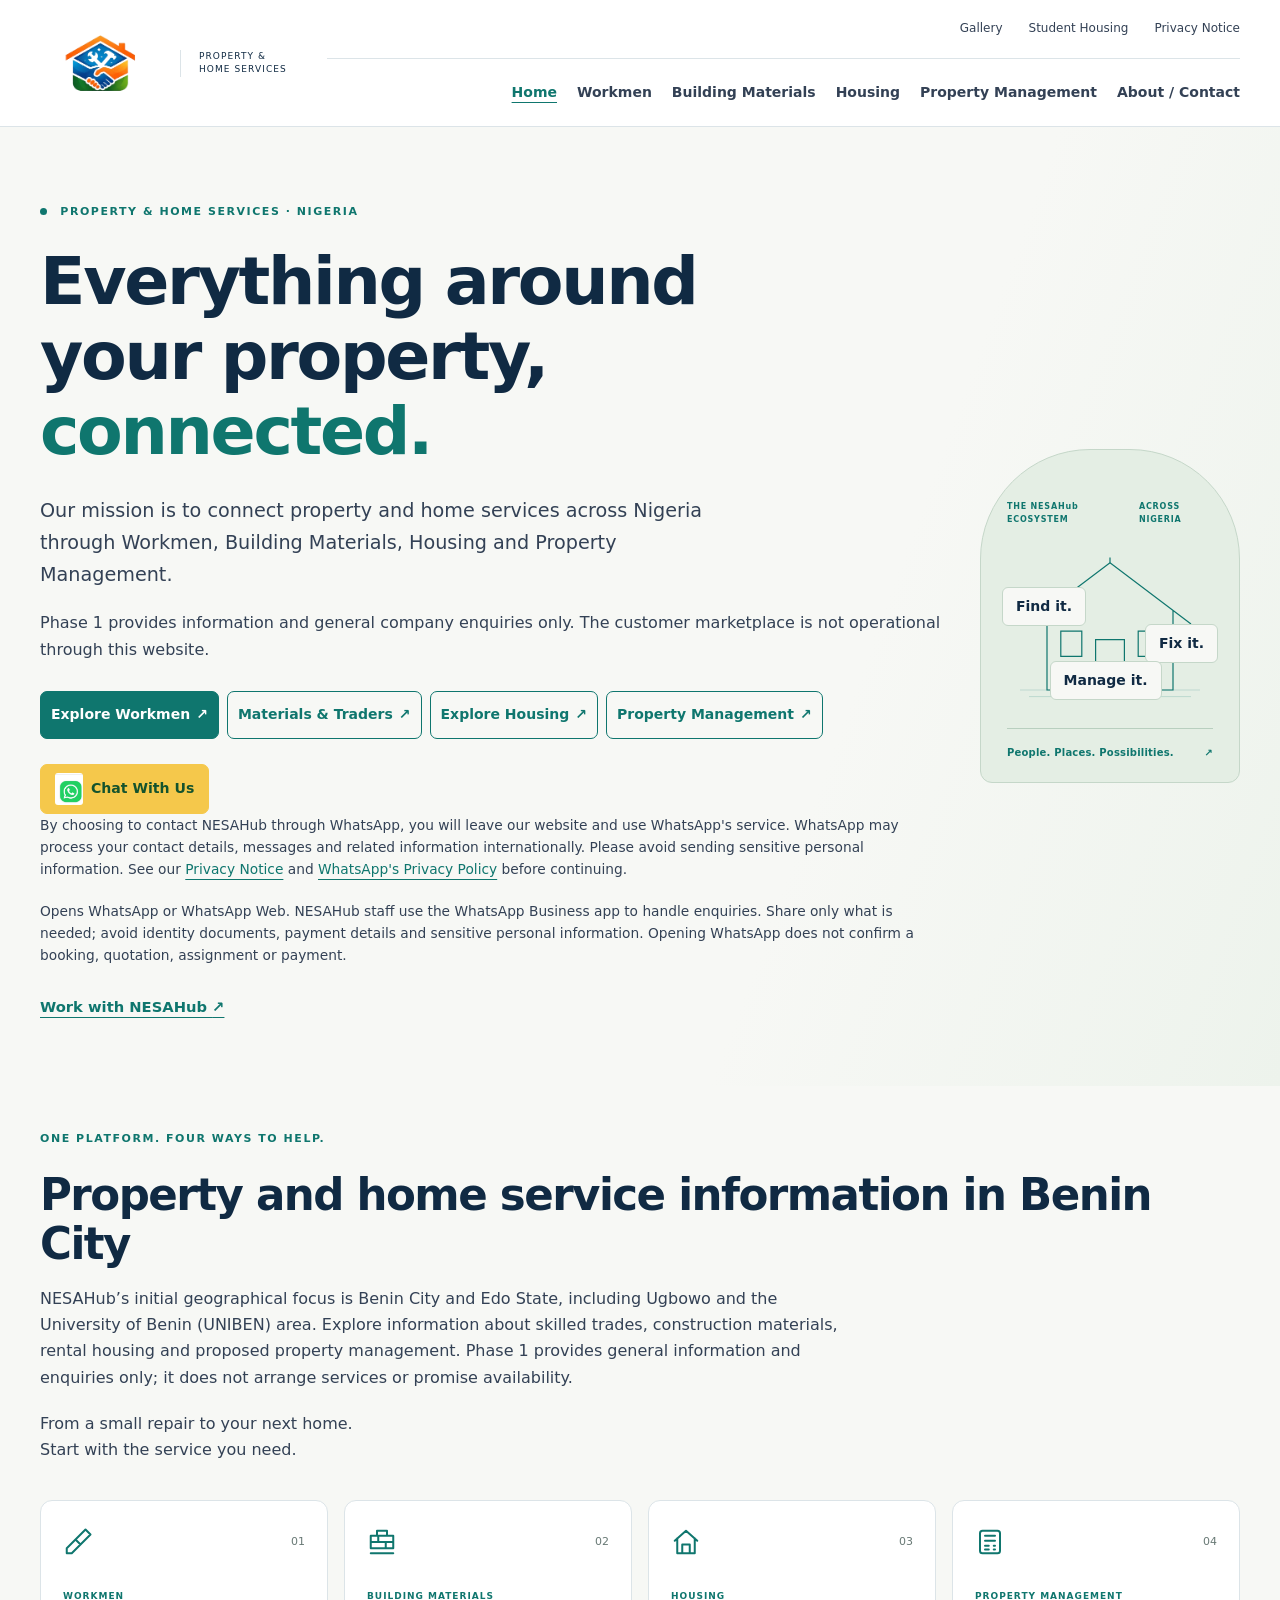
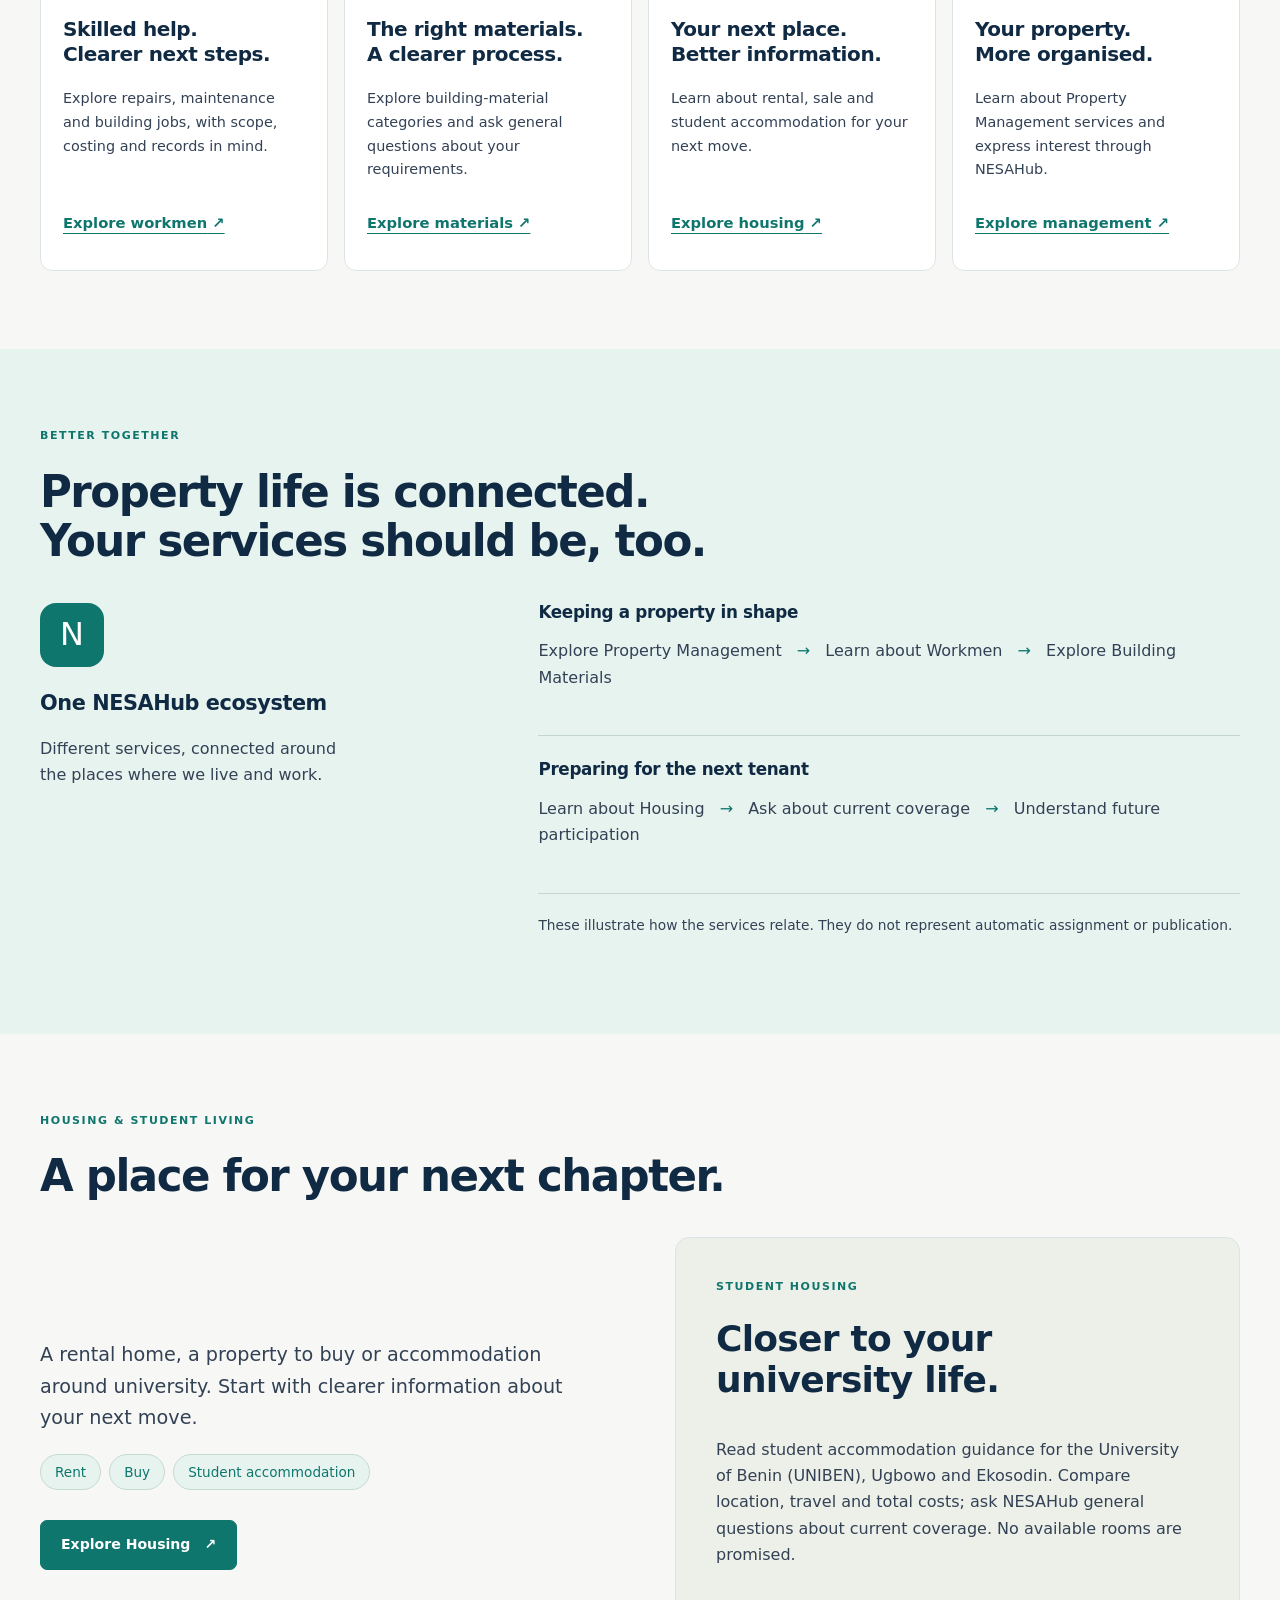
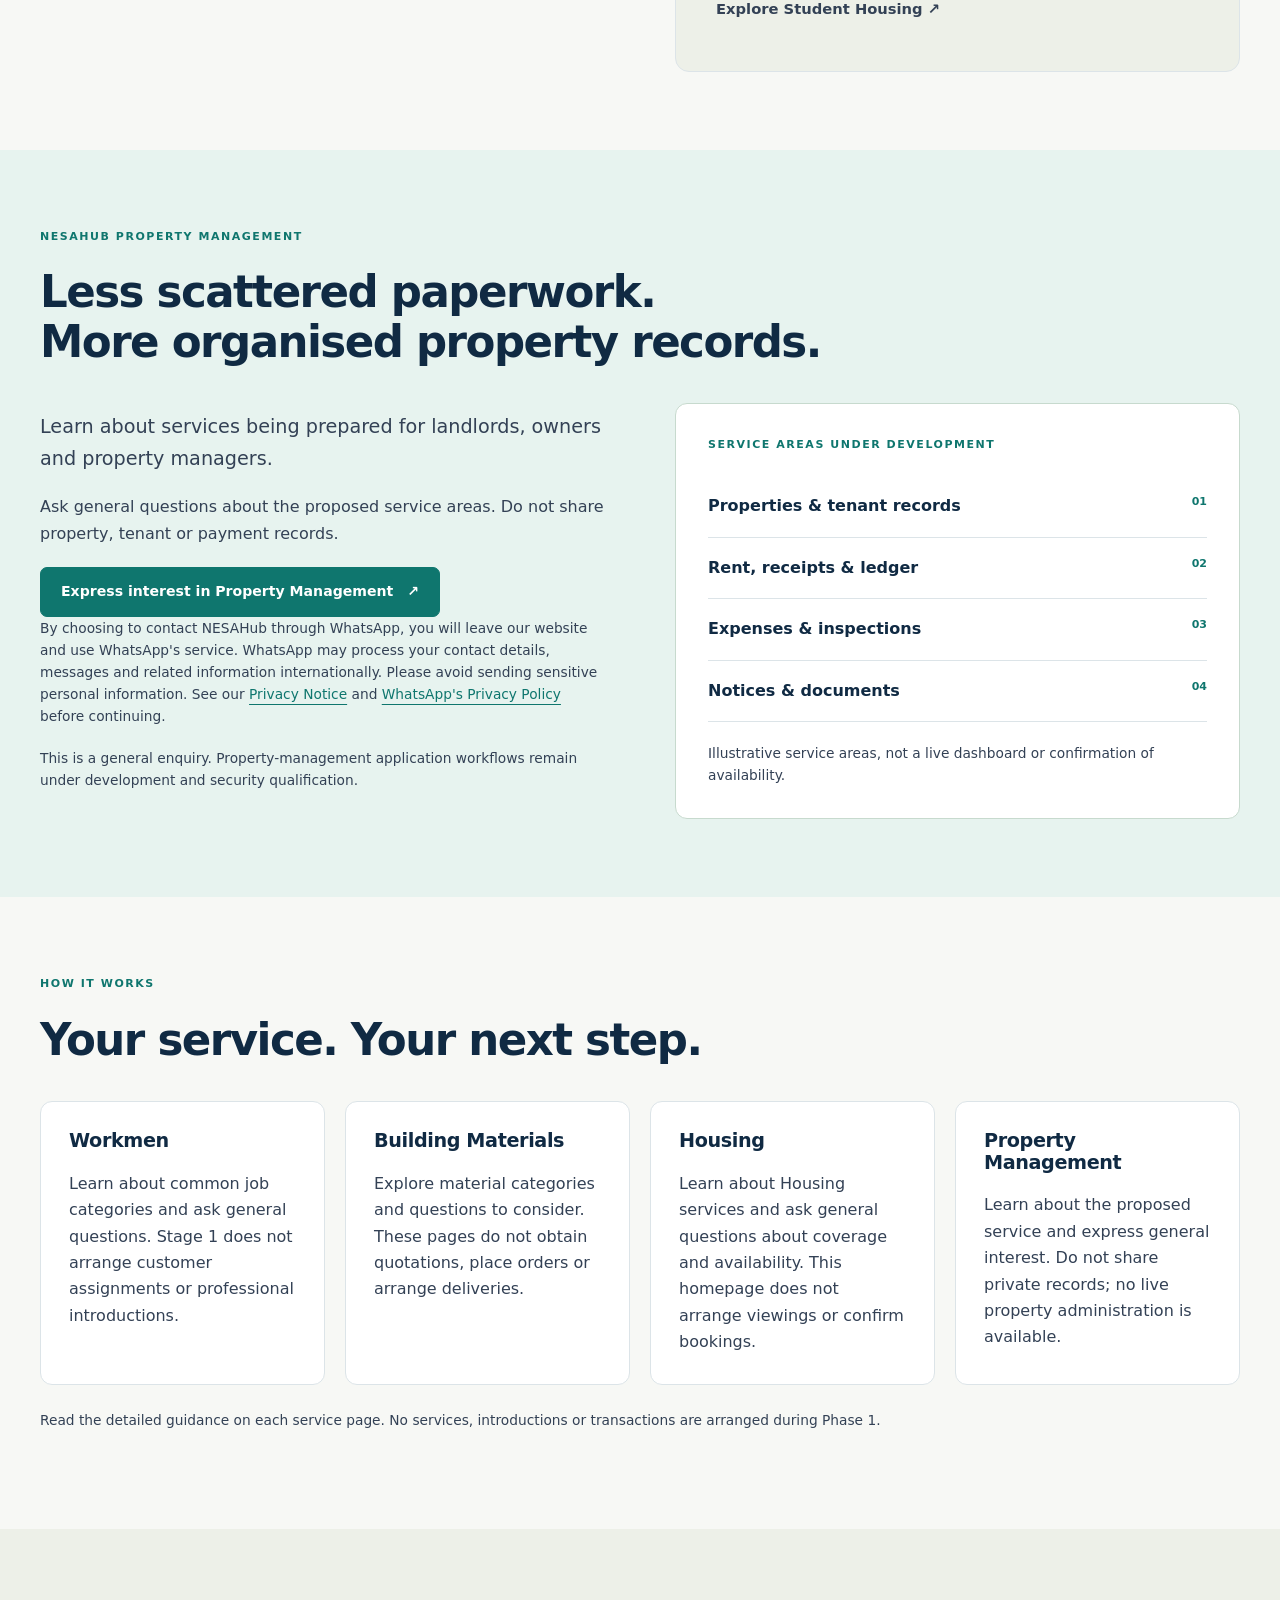
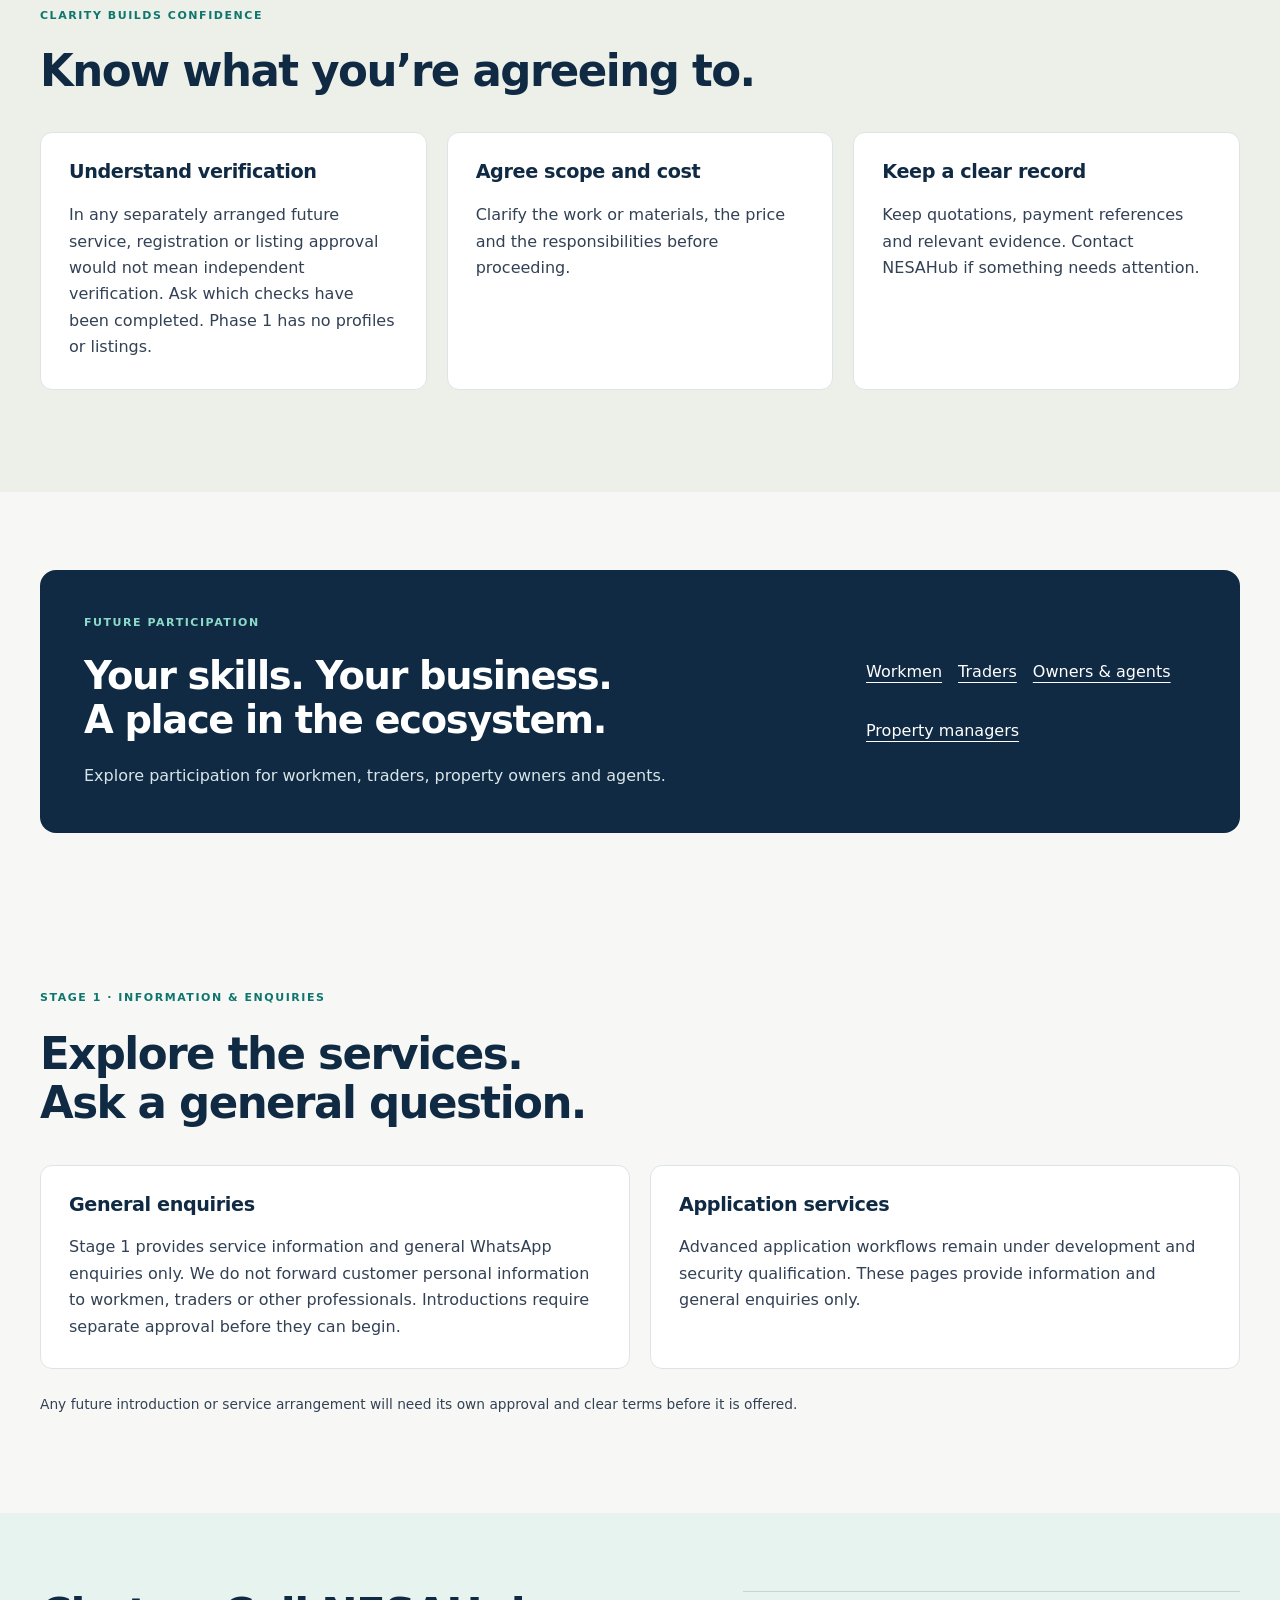
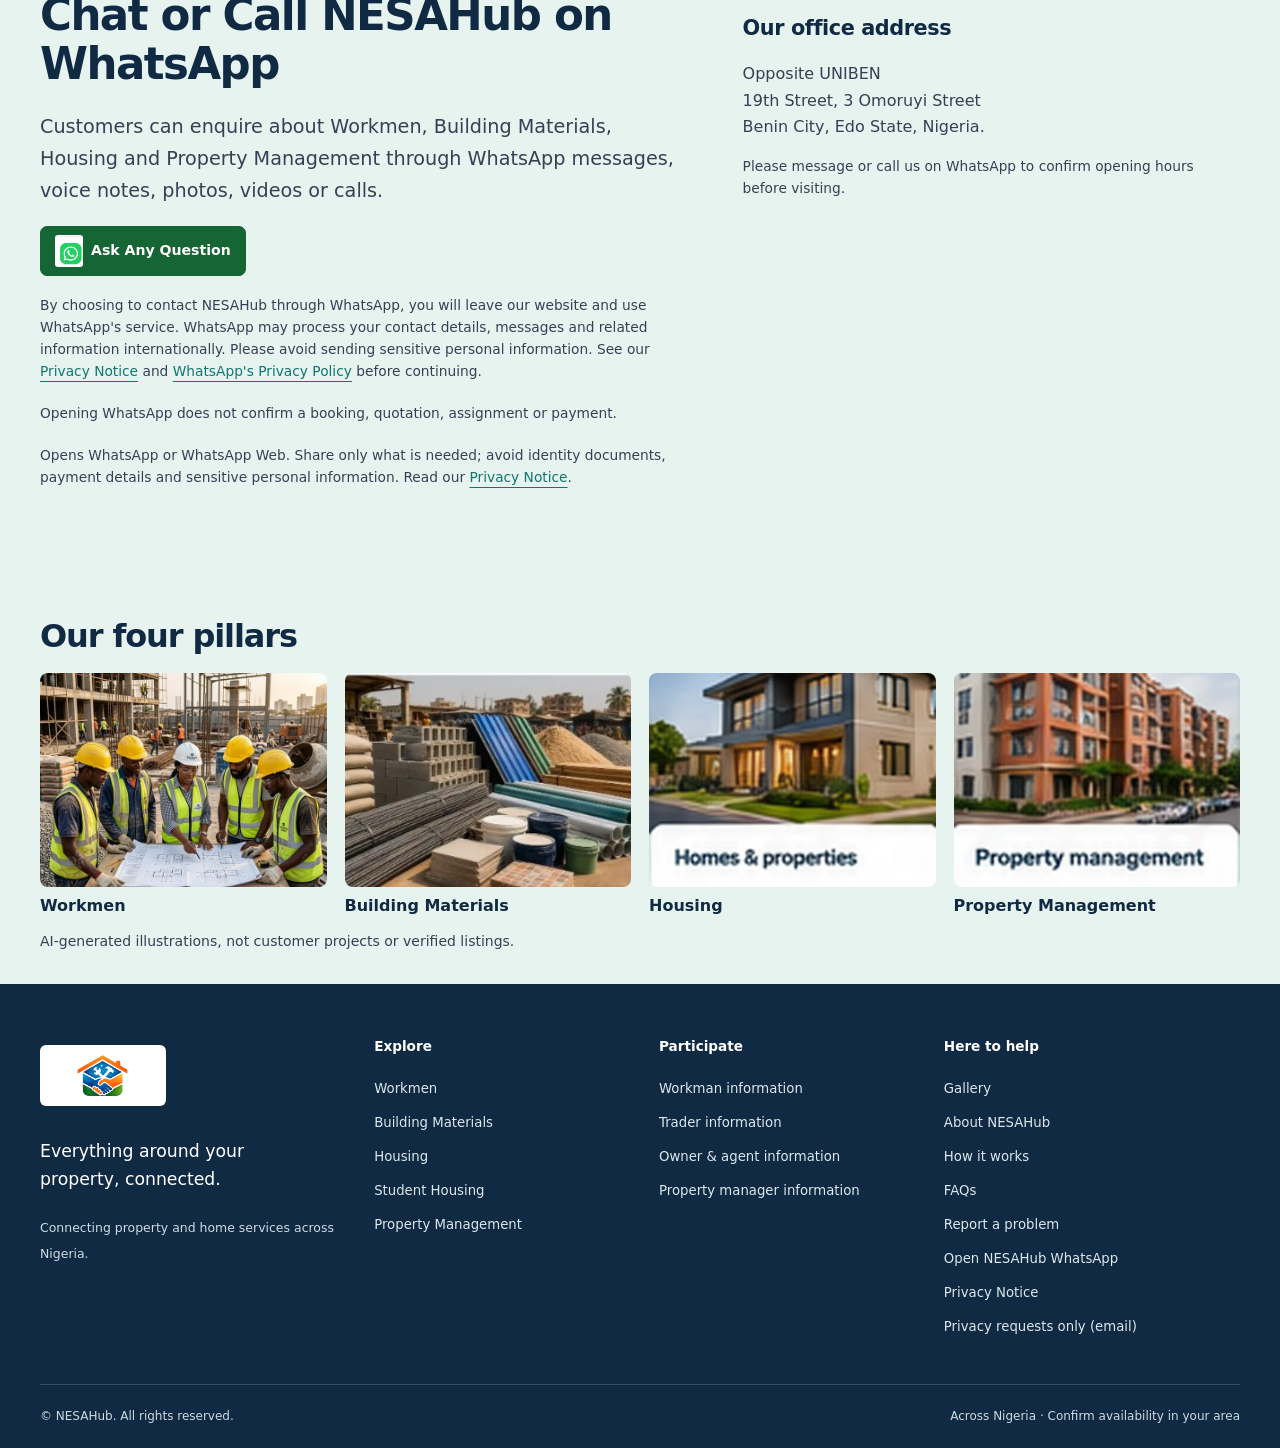
<file: index.html>
<!doctype html>
<html lang="en">
<head>
<meta charset="UTF-8">
<meta name="viewport" content="width=device-width, initial-scale=1">
<title>NESAHub Benin City | Property &amp; Home Service Information</title>
<meta name="description" content="Explore NESAHub’s four pillars from Benin City, Edo State: workmen, building materials, housing and proposed property management. Information and enquiries only.">
<link rel="canonical" href="https://nesahub.com/">
<meta property="og:url" content="https://nesahub.com/">
<meta name="theme-color" content="#102A43">
<meta property="og:type" content="website">
<meta property="og:title" content="NESAHub Benin City | Property &amp; Home Service Information">
<meta property="og:description" content="Explore NESAHub’s four pillars from Benin City, Edo State: workmen, building materials, housing and proposed property management. Information and enquiries only.">
<meta property="og:site_name" content="NESAHub">
<meta name="twitter:card" content="summary">
<link rel="stylesheet" href="assets/site.css">
<script src="assets/site.js" defer></script>
<link rel="stylesheet" href="assets/gallery.css">
</head>
<body id="top">
<a class="skip-link" href="#main">Skip to content</a>
<header class="site-header"><div class="container masthead">
<a class="brand" href="https://nesahub.com/" aria-label="NESAHub home"><img src="nesahub-logo.png" alt="NESAHub" width="144" height="64"><span class="brand-note">PROPERTY &amp;<br> HOME SERVICES</span></a>
<button class="menu-toggle" type="button" aria-expanded="false" aria-controls="site-navigation" hidden>Menu <span aria-hidden="true">☰</span></button>
<nav id="site-navigation" aria-label="Main navigation"><div class="utility-links"><a href="https://nesahub.com/#gallery">Gallery</a><a href="housing.html#student-housing">Student Housing</a><a href="contact.html#privacy-notice">Privacy Notice</a></div><div class="service-links"><a href="https://nesahub.com/" aria-current="page">Home</a><a href="workmen.html">Workmen</a><a href="materials.html">Building Materials</a><a href="housing.html">Housing</a><a href="property-management.html">Property Management</a><a href="contact.html">About / Contact</a></div></nav></div></header>
<main id="main" tabindex="-1"><section class="home-hero"><div class="container hero-grid"><div><p class="eyebrow"><span class="location-dot" aria-hidden="true"></span> PROPERTY &amp; HOME SERVICES · NIGERIA</p><h1>Everything around<br> your property,<br> <em>connected.</em></h1><p class="lead">Our mission is to connect property and home services across Nigeria through Workmen, Building Materials, Housing and Property Management.</p><p>Phase 1 provides information and general company enquiries only. The customer marketplace is not operational through this website.</p><div class="hero-actions"><a class="button" href="workmen.html">Explore Workmen<span aria-hidden="true"> ↗</span></a><a class="button button-outline" href="materials.html">Materials &amp; Traders<span aria-hidden="true"> ↗</span></a><a class="button button-outline" href="housing.html">Explore Housing<span aria-hidden="true"> ↗</span></a><a class="button button-outline" href="property-management.html">Property Management<span aria-hidden="true"> ↗</span></a></div><div class="inline-actions"><a class="button button-whatsapp homepage-whatsapp" href="https://wa.me/2349153249944" aria-label="Chat With Us on WhatsApp with NESAHub" aria-describedby="whatsapp-transfer-notice-1"><img src="assets/whatsapp-logo.jpeg" alt="" aria-hidden="true" width="28" height="32">Chat With Us</a></div><p class="small whatsapp-transfer-notice" id="whatsapp-transfer-notice-1">By choosing to contact NESAHub through WhatsApp, you will leave our website and use WhatsApp's service. WhatsApp may process your contact details, messages and related information internationally. Please avoid sending sensitive personal information. See our <a href="contact.html#privacy-notice">Privacy Notice</a> and <a href="https://www.whatsapp.com/legal/privacy-policy">WhatsApp's Privacy Policy</a> before continuing.</p><p class="small">Opens WhatsApp or WhatsApp Web. NESAHub staff use the WhatsApp Business app to handle enquiries. Share only what is needed; avoid identity documents, payment details and sensitive personal information. Opening WhatsApp does not confirm a booking, quotation, assignment or payment.</p><a class="text-link" href="https://nesahub.com/#participation">Work with NESAHub <span aria-hidden="true">↗</span></a></div><div class="hero-art" aria-hidden="true"><div class="art-top"><span>THE NESAHub ECOSYSTEM</span><span>ACROSS NIGERIA</span></div><div class="house-art"><svg viewBox="0 0 360 270" fill="none"><path d="M45 130 180 28l135 102M75 108v132h210V108" stroke="currentColor" stroke-width="2"/><path d="M156 240v-84h48v84M98 142h35v42H98zM227 142h35v42h-35zM180 28v-9" stroke="currentColor" stroke-width="2"/><path d="M30 240h300M45 251h270" stroke="currentColor" opacity=".3"/></svg><span class="art-label label-one">Find it.</span><span class="art-label label-two">Fix it.</span><span class="art-label label-three">Manage it.</span></div><div class="art-bottom"><span>People. Places. Possibilities.</span><span>↗</span></div></div></div></section><section class="section services-section" id="services"><div class="container"><div class="section-heading"><div><p class="eyebrow">ONE PLATFORM. FOUR WAYS TO HELP.</p><h2>Property and home service information in Benin City</h2><p style="margin-top:16px;max-width:800px">NESAHub’s initial geographical focus is Benin City and Edo State, including Ugbowo and the University of Benin (UNIBEN) area. Explore information about skilled trades, construction materials, rental housing and proposed property management. Phase 1 provides general information and enquiries only; it does not arrange services or promise availability.</p></div><p>From a small repair to your next home.<br> Start with the service you need.</p></div><div class="pillar-grid"><article class="pillar"><div class="pillar-top"><svg class="icon" viewBox="0 0 24 24" aria-hidden="true" fill="none" stroke="currentColor" stroke-width="1.6" stroke-linecap="round" stroke-linejoin="round"><path d="m14 6 4-4 4 4-4 4m-4-4-4 4 4 4 4-4M10 10 3 17v4h4l7-7"/></svg><span>01</span></div><p class="eyebrow">Workmen</p><h3>Skilled help.<br> Clearer next steps.</h3><p>Explore repairs, maintenance and building jobs, with scope, costing and records in mind.</p><a class="text-link" href="workmen.html">Explore workmen<span aria-hidden="true"> ↗</span></a></article><article class="pillar"><div class="pillar-top"><svg class="icon" viewBox="0 0 24 24" aria-hidden="true" fill="none" stroke="currentColor" stroke-width="1.6" stroke-linecap="round" stroke-linejoin="round"><path d="M3 7h18v5H3zM3 12h18v5H3zM8 7V3h8v4M9 7v5m6 0v5M3 21h18"/></svg><span>02</span></div><p class="eyebrow">Building Materials</p><h3>The right materials.<br> A clearer process.</h3><p>Explore building-material categories and ask general questions about your requirements.</p><a class="text-link" href="materials.html">Explore materials<span aria-hidden="true"> ↗</span></a></article><article class="pillar"><div class="pillar-top"><svg class="icon" viewBox="0 0 24 24" aria-hidden="true" fill="none" stroke="currentColor" stroke-width="1.6" stroke-linecap="round" stroke-linejoin="round"><path d="m3 11 9-8 9 8M5 9v12h14V9M9 21v-7h6v7"/></svg><span>03</span></div><p class="eyebrow">Housing</p><h3>Your next place.<br> Better information.</h3><p>Learn about rental, sale and student accommodation for your next move.</p><a class="text-link" href="housing.html">Explore housing<span aria-hidden="true"> ↗</span></a></article><article class="pillar"><div class="pillar-top"><svg class="icon" viewBox="0 0 24 24" aria-hidden="true" fill="none" stroke="currentColor" stroke-width="1.6" stroke-linecap="round" stroke-linejoin="round"><rect x="4" y="3" width="16" height="18" rx="2"/><path d="M8 7h8M8 11h8m-8 4h3m4 0h1m-8 3h3m4 0h1"/></svg><span>04</span></div><p class="eyebrow">Property Management</p><h3>Your property.<br> More organised.</h3><p>Learn about Property Management services and express interest through NESAHub.</p><a class="text-link" href="property-management.html">Explore management<span aria-hidden="true"> ↗</span></a></article></div></div></section><section class="section soft-section"><div class="container"><div class="section-heading"><p class="eyebrow">BETTER TOGETHER</p><h2>Property life is connected.<br> Your services should be, too.</h2></div><div class="ecosystem"><div class="ecosystem-intro"><span class="symbol" aria-hidden="true">N</span><h3>One NESAHub ecosystem</h3><p>Different services, connected around the places where we live and work.</p></div><div class="journey-lines"><div><h3>Keeping a property in shape</h3><p>Explore Property Management <span aria-hidden="true">→</span> Learn about Workmen <span aria-hidden="true">→</span> Explore Building Materials</p></div><div><h3>Preparing for the next tenant</h3><p>Learn about Housing <span aria-hidden="true">→</span> Ask about current coverage <span aria-hidden="true">→</span> Understand future participation</p></div><p class="small">These illustrate how the services relate. They do not represent automatic assignment or publication.</p></div></div></div></section>
<section class="section "><div class="container"><div class="section-heading"><p class="eyebrow">HOUSING & STUDENT LIVING</p><h2>A place for your next chapter.</h2></div><div class="split-feature"><div><p class="lead">A rental home, a property to buy or accommodation around university. Start with clearer information about your next move.</p><div class="tag-row"><span>Rent</span><span>Buy</span><span>Student accommodation</span></div><a class="button" href="housing.html">Explore Housing<span aria-hidden="true"> ↗</span></a></div><a class="editorial-card" href="housing.html#student-housing"><p class="eyebrow">STUDENT HOUSING</p><h3>Closer to your<br> university life.</h3><p>Read student accommodation guidance for the University of Benin (UNIBEN), Ugbowo and Ekosodin. Compare location, travel and total costs; ask NESAHub general questions about current coverage. No available rooms are promised.</p><span class="text-link">Explore Student Housing ↗</span></a></div></div></section>
<section class="section soft-section"><div class="container"><div class="section-heading"><p class="eyebrow">NESAHub PROPERTY MANAGEMENT</p><h2>Less scattered paperwork.<br> More organised property records.</h2></div><div class="split-feature"><div><p class="lead">Learn about services being prepared for landlords, owners and property managers.</p><p>Ask general questions about the proposed service areas. Do not share property, tenant or payment records.</p><a class="button" href="https://wa.me/2349153249944" aria-describedby="whatsapp-transfer-notice-2">Express interest in Property Management<span aria-hidden="true"> ↗</span></a><p class="small whatsapp-transfer-notice" id="whatsapp-transfer-notice-2">By choosing to contact NESAHub through WhatsApp, you will leave our website and use WhatsApp's service. WhatsApp may process your contact details, messages and related information internationally. Please avoid sending sensitive personal information. See our <a href="contact.html#privacy-notice">Privacy Notice</a> and <a href="https://www.whatsapp.com/legal/privacy-policy">WhatsApp's Privacy Policy</a> before continuing.</p><p class="small">This is a general enquiry. Property-management application workflows remain under development and security qualification.</p></div><div class="record-board"><p class="eyebrow">SERVICE AREAS UNDER DEVELOPMENT</p><ul><li>Properties &amp; tenant records <span>01</span></li><li>Rent, receipts &amp; ledger <span>02</span></li><li>Expenses &amp; inspections <span>03</span></li><li>Notices &amp; documents <span>04</span></li></ul><p class="small">Illustrative service areas, not a live dashboard or confirmation of availability.</p></div></div></div></section>
<section class="section" id="how"><div class="container"><div class="section-heading"><p class="eyebrow">HOW IT WORKS</p><h2>Your service. Your next step.</h2></div><div class="card-grid "><article class="card"><h3>Workmen</h3><p>Learn about common job categories and ask general questions. Stage 1 does not arrange customer assignments or professional introductions.</p></article><article class="card"><h3>Building Materials</h3><p>Explore material categories and questions to consider. These pages do not obtain quotations, place orders or arrange deliveries.</p></article><article class="card"><h3>Housing</h3><p>Learn about Housing services and ask general questions about coverage and availability. This homepage does not arrange viewings or confirm bookings.</p></article><article class="card"><h3>Property Management</h3><p>Learn about the proposed service and express general interest. Do not share private records; no live property administration is available.</p></article></div><p class="small">Read the detailed guidance on each service page. No services, introductions or transactions are arranged during Phase 1.</p></div></section>
<section class="section trust-section" id="trust"><div class="container"><div class="section-heading"><p class="eyebrow">CLARITY BUILDS CONFIDENCE</p><h2>Know what you’re agreeing to.</h2></div><div class="card-grid three"><article class="card"><h3>Understand verification</h3><p>In any separately arranged future service, registration or listing approval would not mean independent verification. Ask which checks have been completed. Phase 1 has no profiles or listings.</p></article><article class="card"><h3>Agree scope and cost</h3><p>Clarify the work or materials, the price and the responsibilities before proceeding.</p></article><article class="card"><h3>Keep a clear record</h3><p>Keep quotations, payment references and relevant evidence. Contact NESAHub if something needs attention.</p></article></div></div></section>
<section class="section" id="participation"><div class="container"><div class="cta-panel"><div><p class="eyebrow">FUTURE PARTICIPATION</p><h2>Your skills. Your business.<br> A place in the ecosystem.</h2><p>Explore participation for workmen, traders, property owners and agents.</p></div><div class="participation-links"><a href="workmen.html#workman-participation">Workmen</a><a href="materials.html#trader-participation">Traders</a><a href="housing.html#owner-participation">Owners &amp; agents</a><a href="property-management.html#manager-participation">Property managers</a></div></div></div></section>
<section class="section" id="pricing"><div class="container"><div class="section-heading"><p class="eyebrow">STAGE 1 · INFORMATION &amp; ENQUIRIES</p><h2>Explore the services.<br> Ask a general question.</h2></div><div class="card-grid two"><article class="card"><h3>General enquiries</h3><p>Stage 1 provides service information and general WhatsApp enquiries only. We do not forward customer personal information to workmen, traders or other professionals. Introductions require separate approval before they can begin.</p></article><article class="card"><h3>Application services</h3><p>Advanced application workflows remain under development and security qualification. These pages provide information and general enquiries only.</p></article></div><p class="small">Any future introduction or service arrangement will need its own approval and clear terms before it is offered.</p></div></section><section class="section soft-section" id="contact"><div class="container contact-grid"><div class="whatsapp-contact"><h2>Chat or Call NESAHub on WhatsApp</h2><p class="lead">Customers can enquire about Workmen, Building Materials, Housing and Property Management through WhatsApp messages, voice notes, photos, videos or calls.</p><a class="button button-whatsapp homepage-whatsapp" href="https://wa.me/2349153249944" aria-label="Ask Any Question on WhatsApp with NESAHub" aria-describedby="whatsapp-transfer-notice-3"><img src="assets/whatsapp-logo.jpeg" alt="" aria-hidden="true" width="28" height="32">Ask Any Question</a><p class="small whatsapp-transfer-notice" id="whatsapp-transfer-notice-3">By choosing to contact NESAHub through WhatsApp, you will leave our website and use WhatsApp's service. WhatsApp may process your contact details, messages and related information internationally. Please avoid sending sensitive personal information. See our <a href="contact.html#privacy-notice">Privacy Notice</a> and <a href="https://www.whatsapp.com/legal/privacy-policy">WhatsApp's Privacy Policy</a> before continuing.</p><p class="small">Opening WhatsApp does not confirm a booking, quotation, assignment or payment.</p><p class="small">Opens WhatsApp or WhatsApp Web. Share only what is needed; avoid identity documents, payment details and sensitive personal information. Read our <a href="contact.html#privacy-notice">Privacy Notice</a>.</p></div><div class="address"><h3>Our office address</h3><address>Opposite UNIBEN<br> 19th Street, 3 Omoruyi Street<br> Benin City, Edo State, Nigeria.</address><p class="small">Please message or call us on WhatsApp to confirm opening hours before visiting.</p></div></div></section><section class="gallery-page section soft-section" id="gallery" aria-labelledby="gallery-heading"><div class="container"><h2 id="gallery-heading">Our four pillars</h2><div class="gallery-categories"><a class="gallery-card" href="workmen.html"><img src="assets/homepage-workmen.jpg" width="600" height="450" alt="Construction workers wearing safety helmets examining building plans." loading="lazy" decoding="async"><span class="gallery-label">Workmen</span></a><a class="gallery-card" href="materials.html"><img src="assets/homepage-building-materials.jpg" width="600" height="450" alt="Cement, blocks, pipes, steel and other materials at a supply yard." loading="lazy" decoding="async"><span class="gallery-label">Building Materials</span></a><a class="gallery-card" href="housing.html"><img src="assets/illustrative-housing.webp" width="600" height="450" alt="Illustrative housing scene — not an actual NESAHub listing or project" loading="lazy" decoding="async"><span class="gallery-label">Housing</span></a><a class="gallery-card" href="property-management.html"><img src="assets/illustrative-management.webp" width="600" height="450" alt="Illustrative property-management scene — not an actual NESAHub project" loading="lazy" decoding="async"><span class="gallery-label">Property Management</span></a></div><p class="gallery-disclosure">AI-generated illustrations, not customer projects or verified listings.</p></div></section></main>
<footer class="site-footer"><div class="container footer-grid"><div class="footer-brand"><a href="https://nesahub.com/"><img src="nesahub-logo.png" alt="NESAHub home" width="144" height="64" loading="lazy"></a><p>Everything around your<br> property, connected.</p><span>Connecting property and home services across Nigeria.</span></div>
<div><h2>Explore</h2><a href="workmen.html">Workmen</a><a href="materials.html">Building Materials</a><a href="housing.html">Housing</a><a href="housing.html#student-housing">Student Housing</a><a href="property-management.html">Property Management</a></div>
<div><h2>Participate</h2><a href="workmen.html#workman-participation">Workman information</a><a href="materials.html#trader-participation">Trader information</a><a href="housing.html#owner-participation">Owner &amp; agent information</a><a href="property-management.html#manager-participation">Property manager information</a></div>
<div><h2>Here to help</h2><a href="https://nesahub.com/#gallery">Gallery</a><a href="contact.html#about">About NESAHub</a><a href="https://nesahub.com/#how">How it works</a><a href="contact.html#faqs">FAQs</a><a href="contact.html#support">Report a problem</a><a href="https://wa.me/2349153249944">Open NESAHub WhatsApp</a><a href="contact.html#privacy-notice">Privacy Notice</a><a href="mailto:nesahub.operations@gmail.com">Privacy requests only (email)</a></div></div>
<div class="container footer-bottom"><p>© NESAHub. All rights reserved.</p><p>Across Nigeria · Confirm availability in your area</p></div></footer>
</body>
</html>
</file>
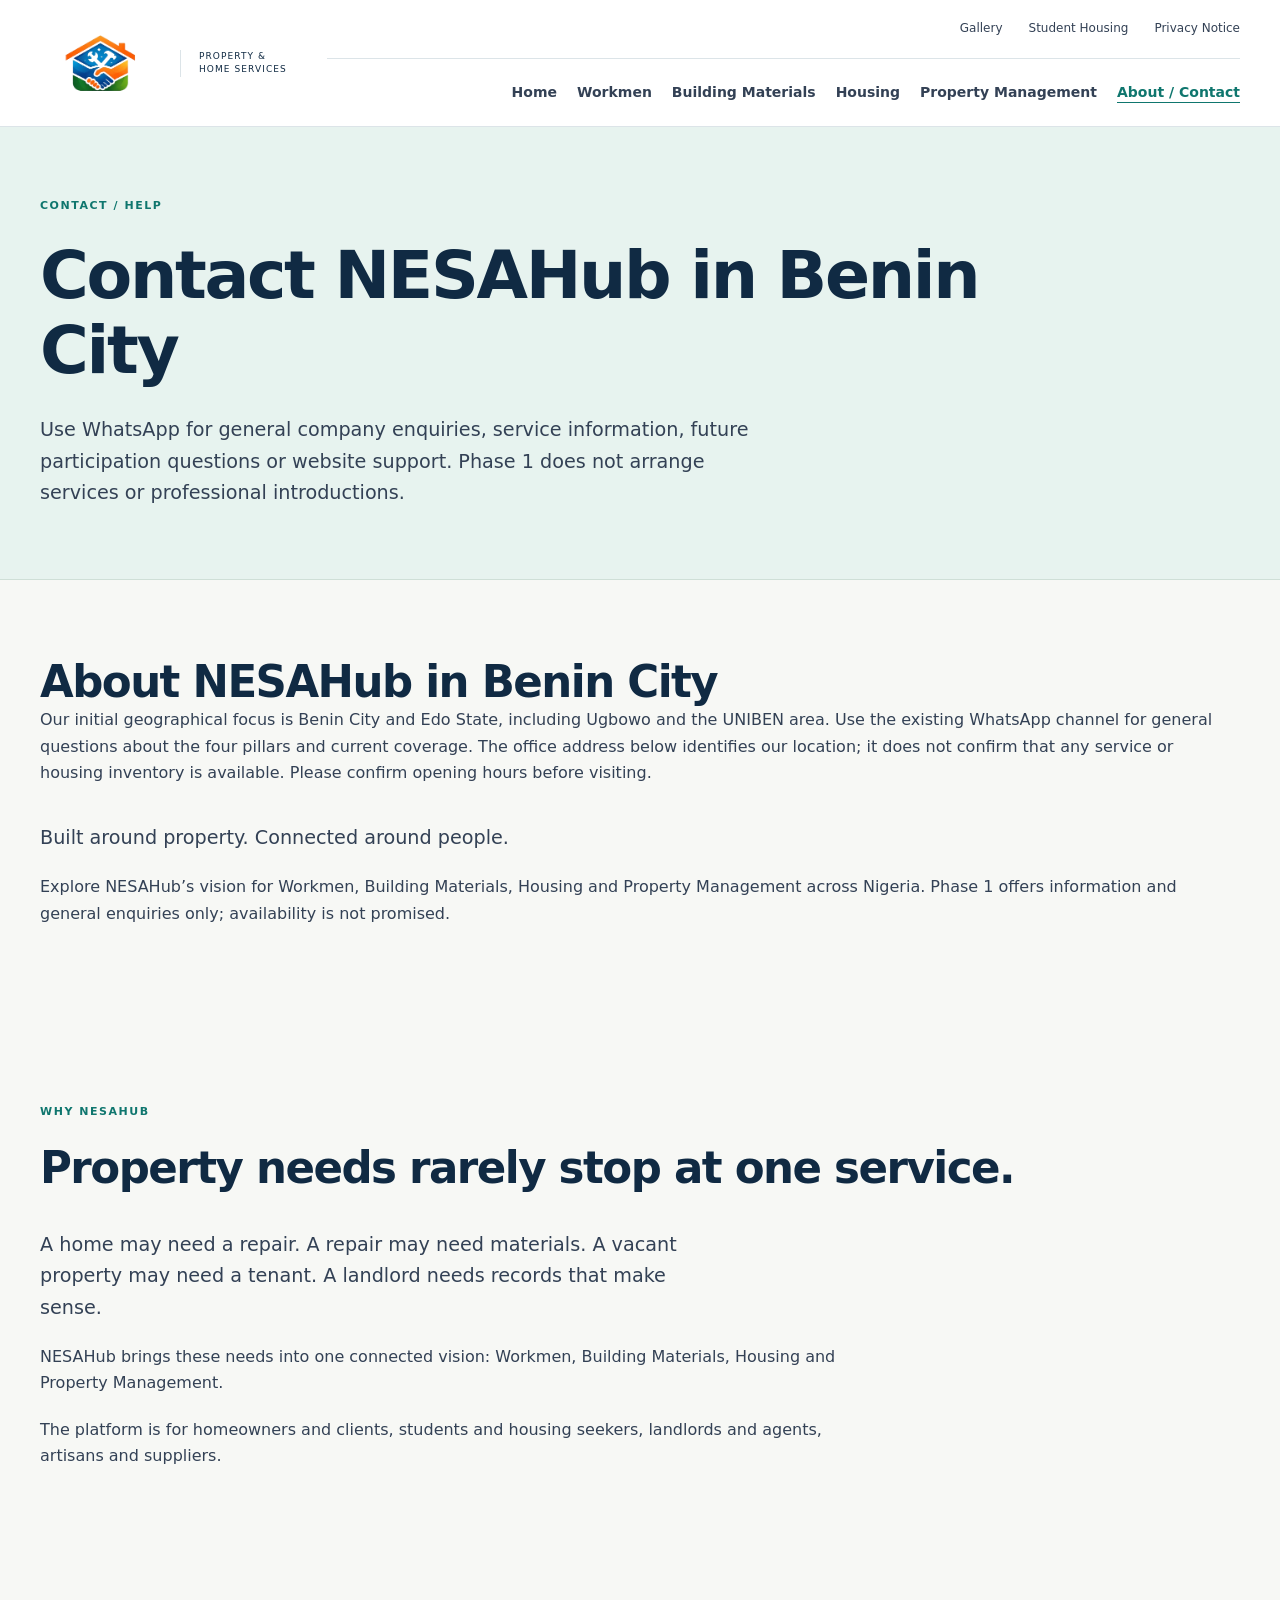
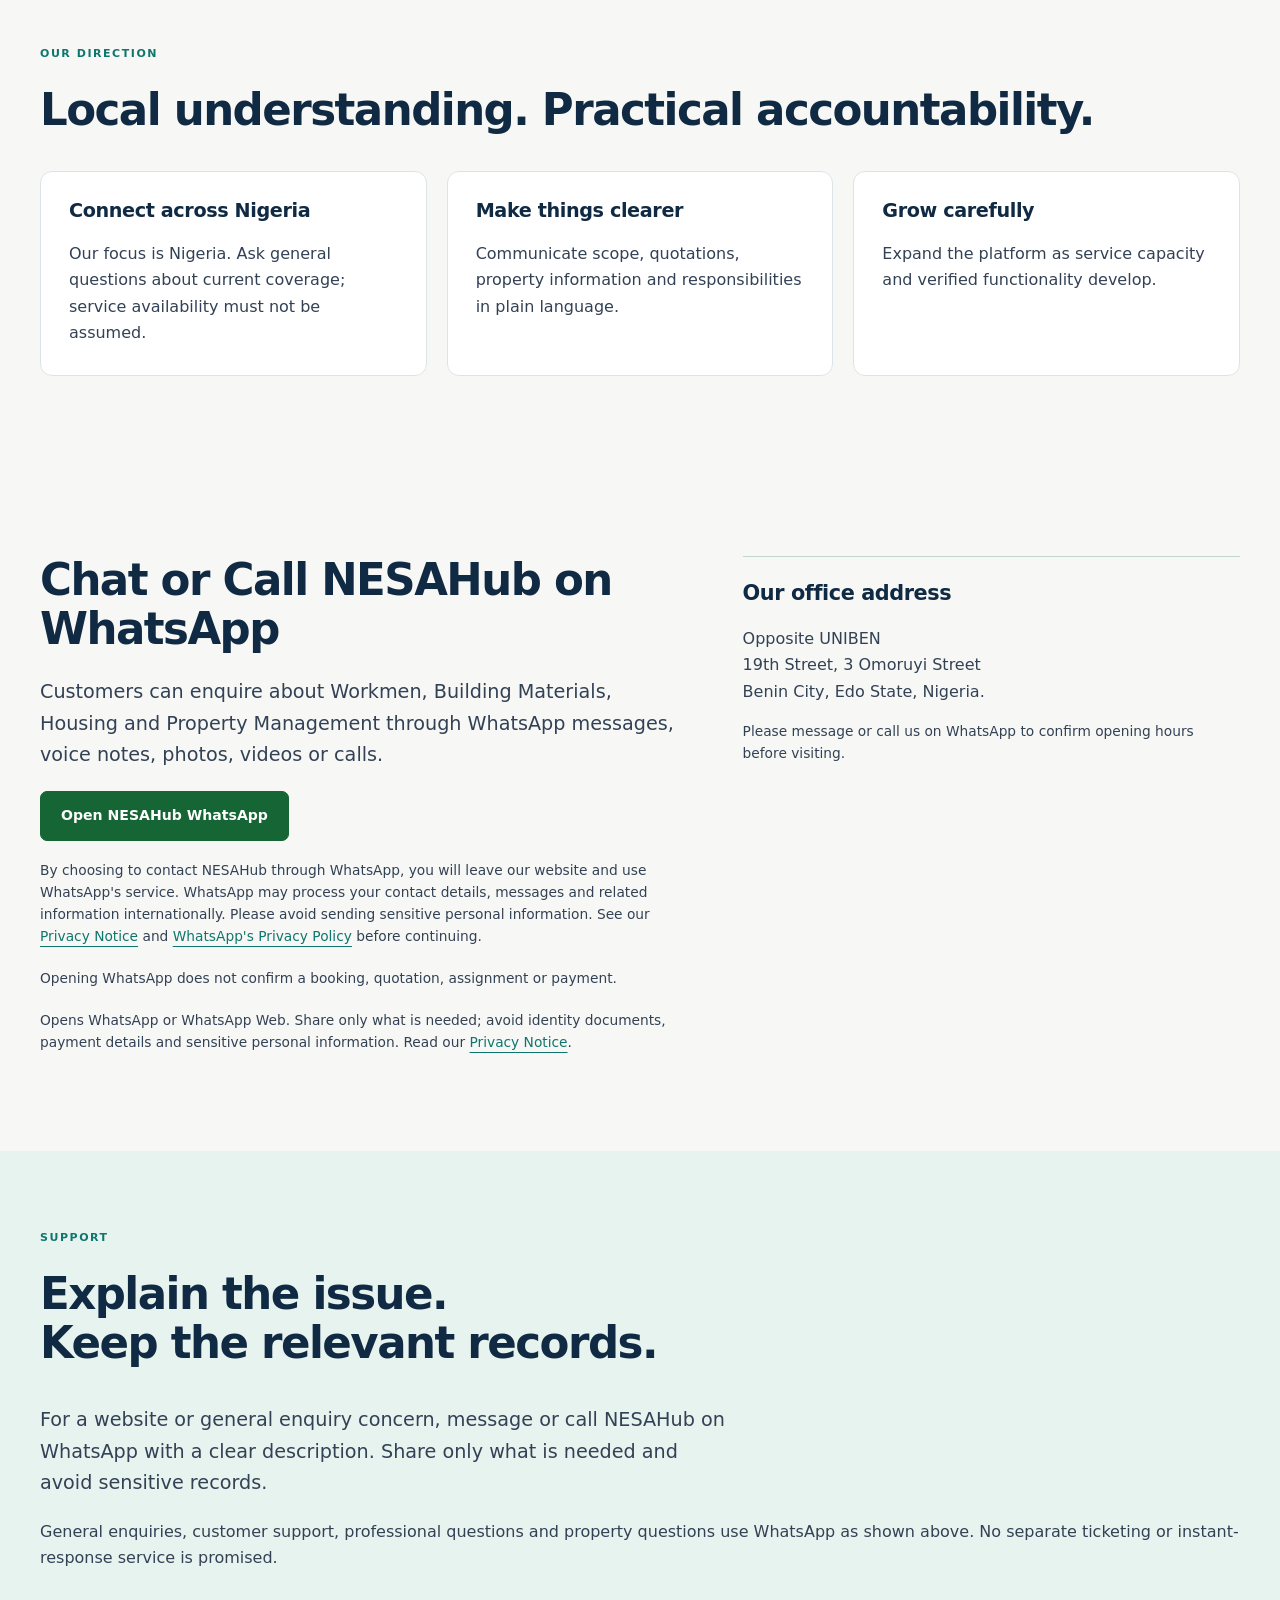
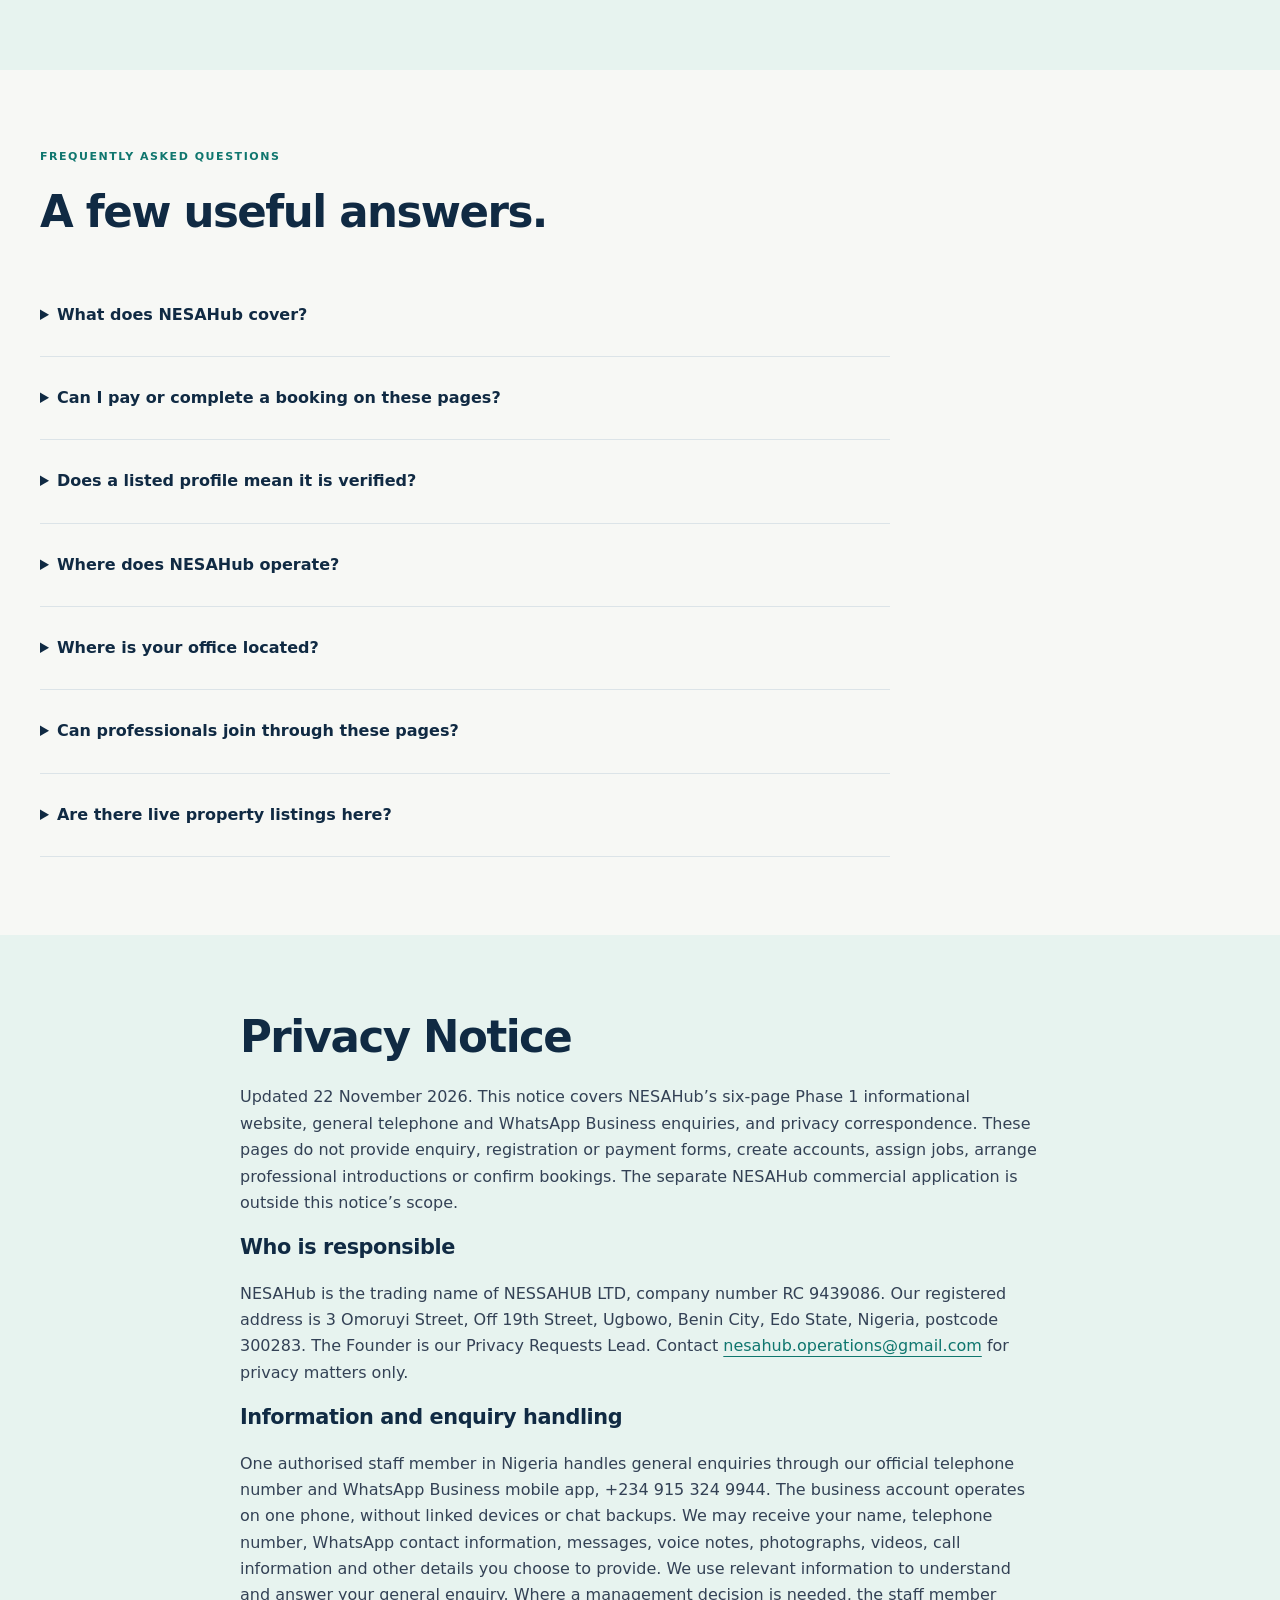
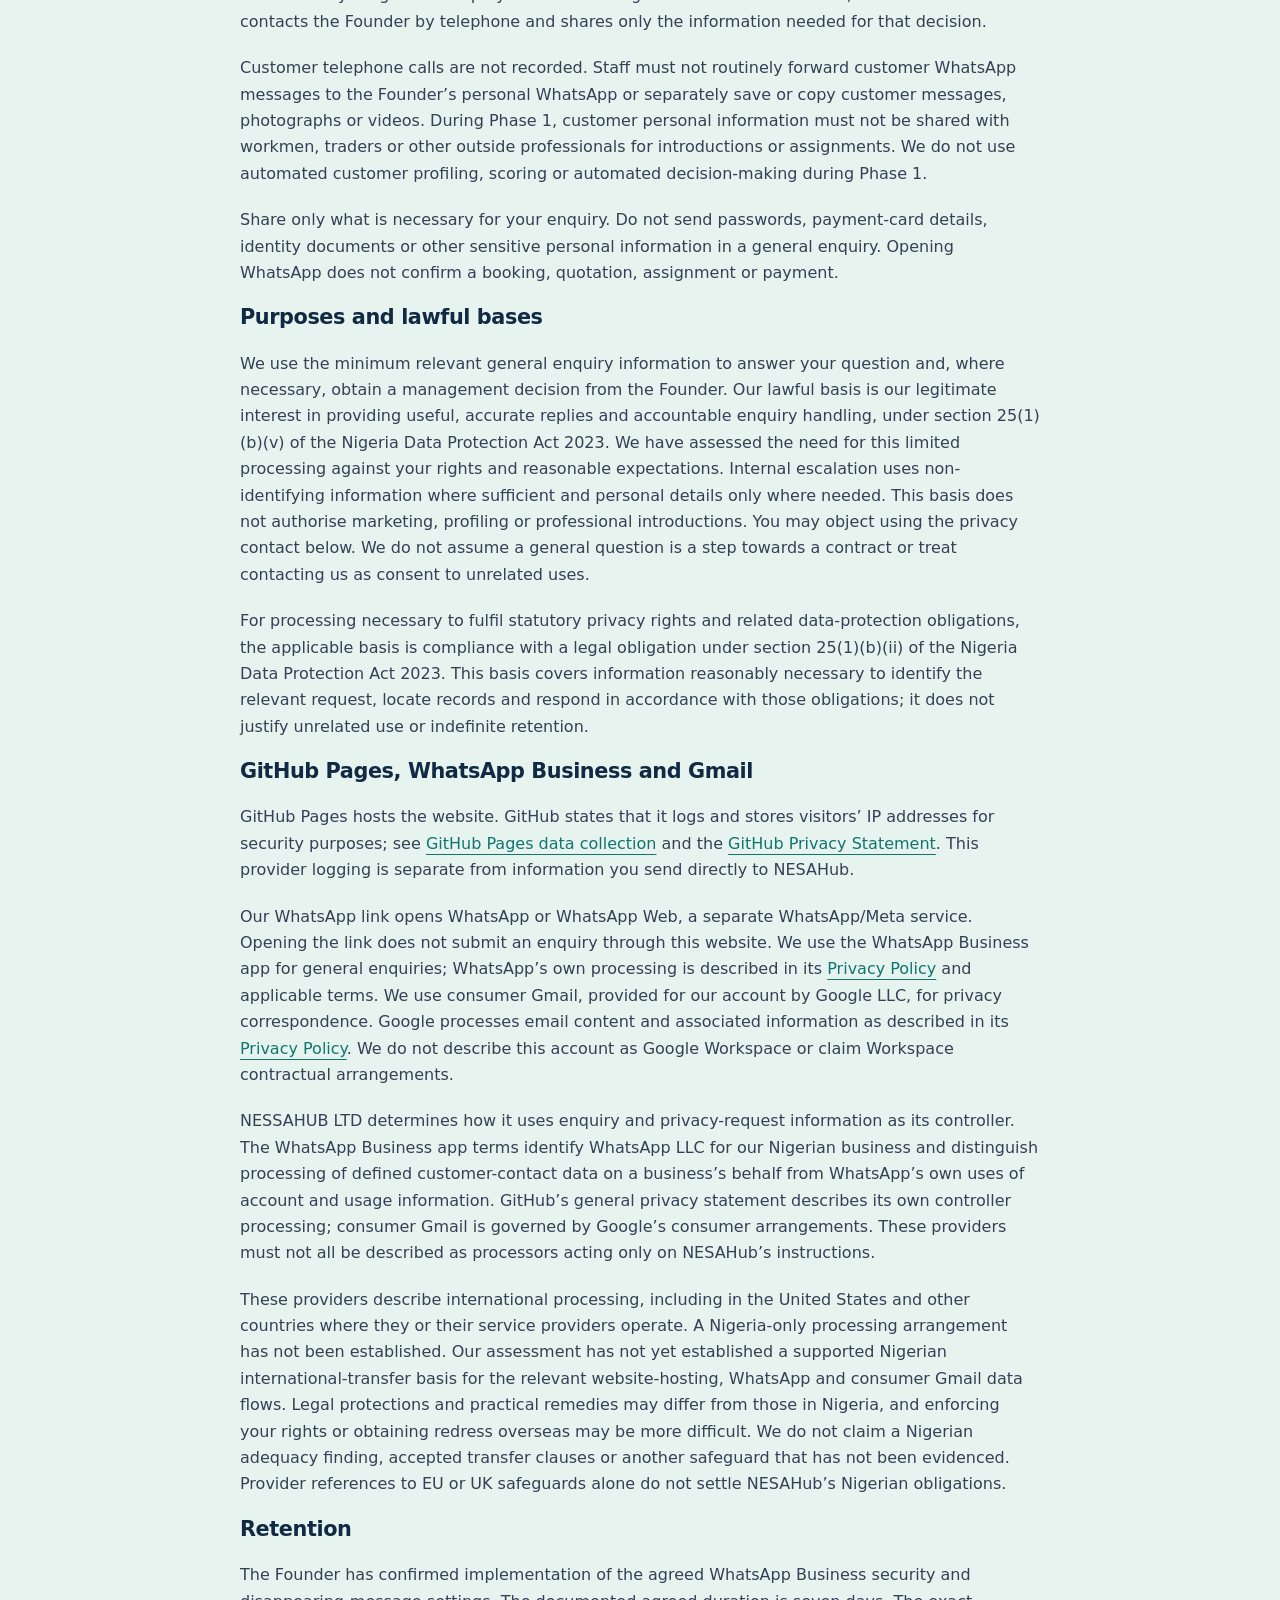
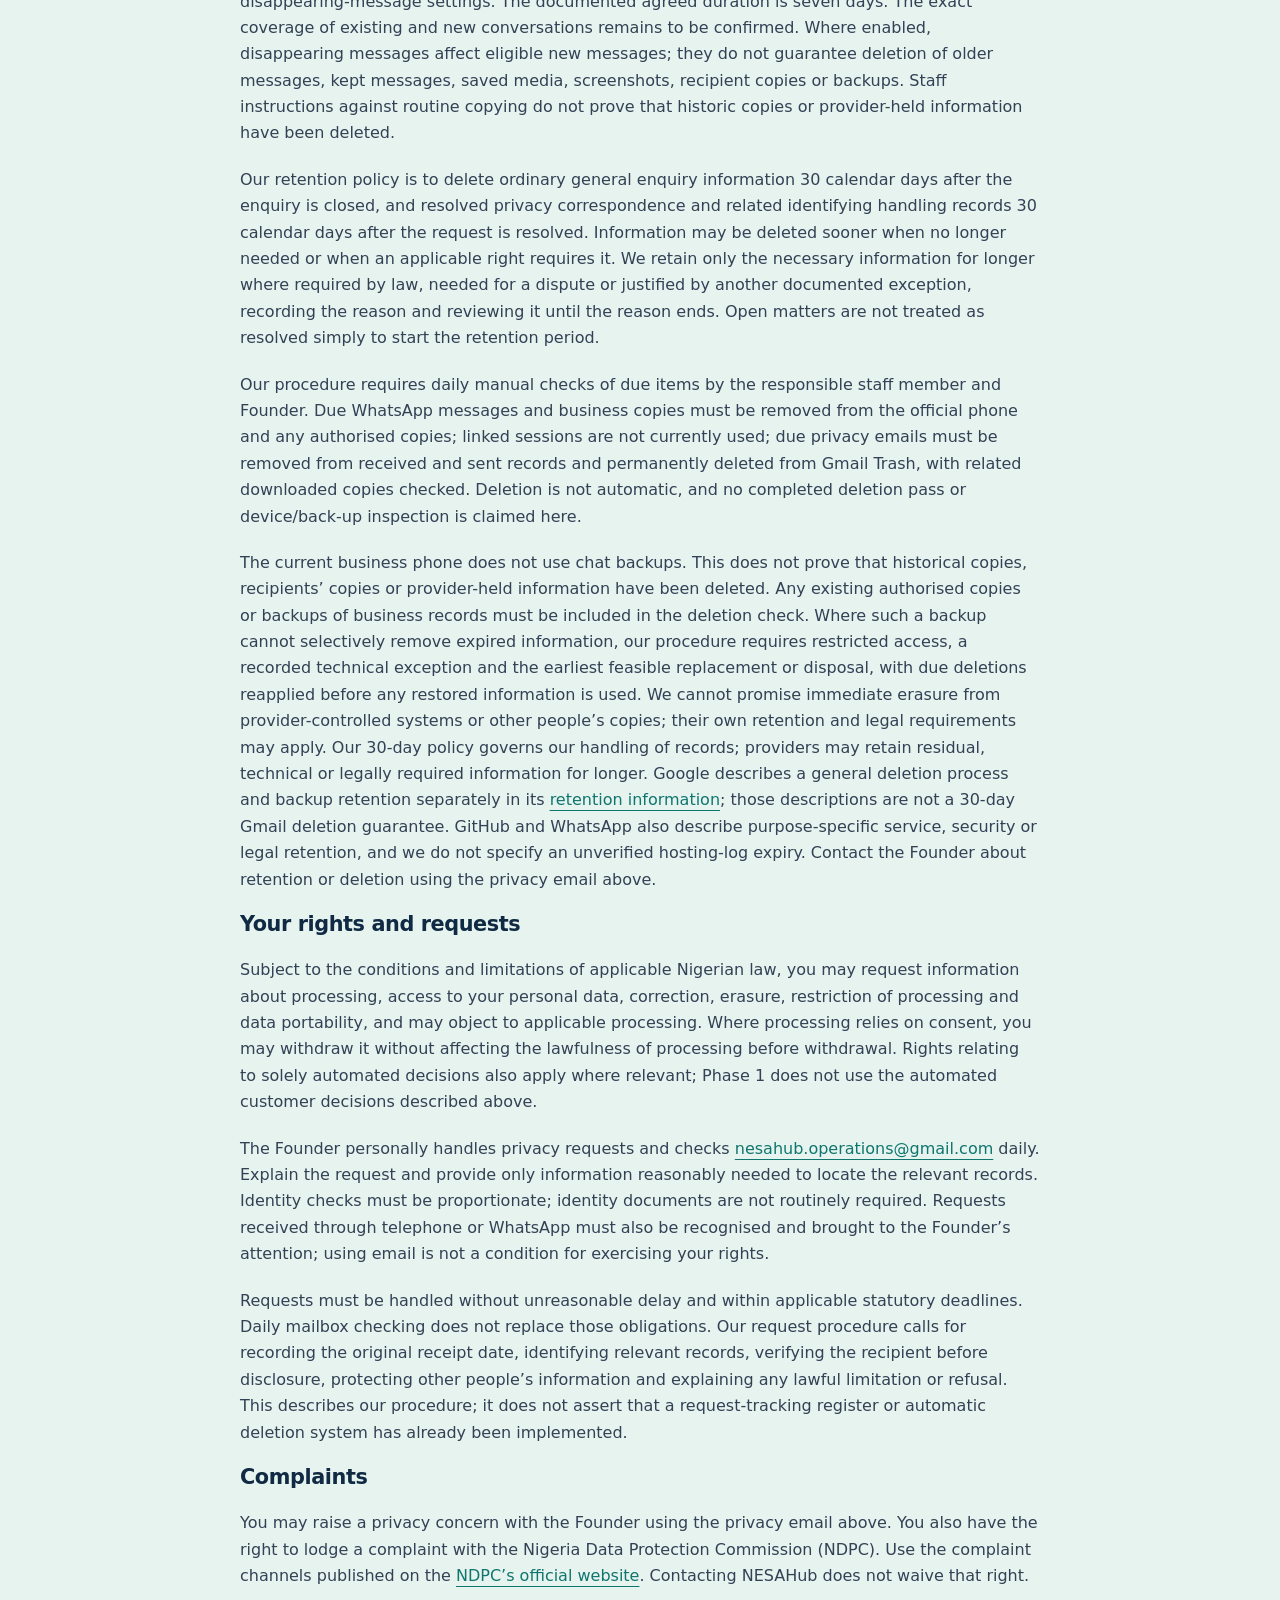
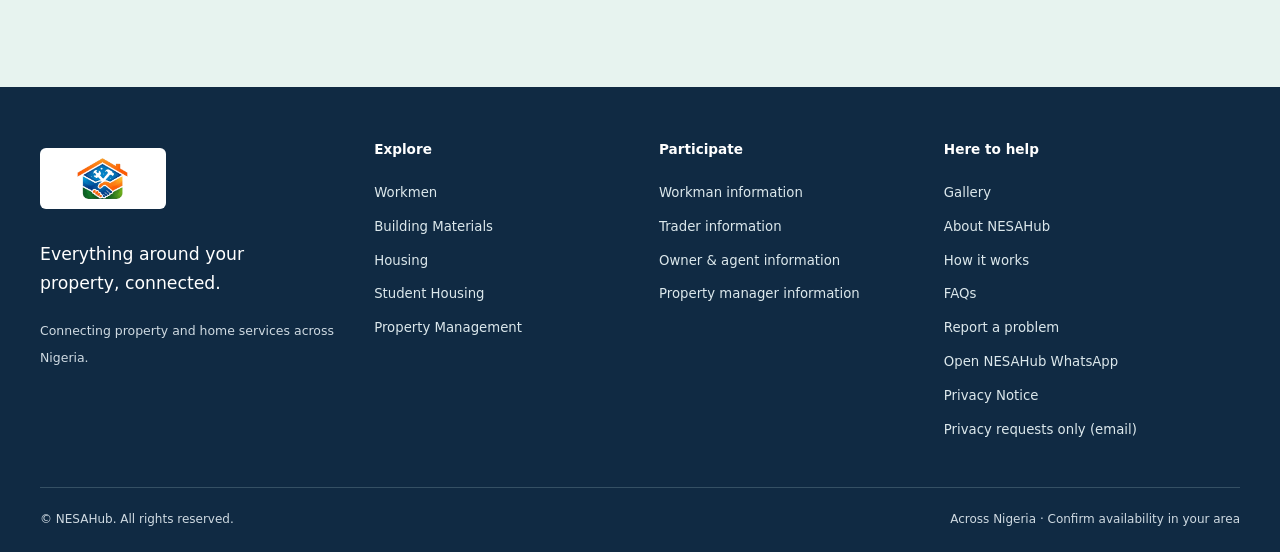
<file: contact.html>
<!doctype html>
<html lang="en">
<head>
<meta charset="UTF-8">
<meta name="viewport" content="width=device-width, initial-scale=1">
<title>Contact NESAHub in Benin City, Edo State</title>
<meta name="description" content="Find NESAHub’s Benin City office details, general WhatsApp enquiry channel, service FAQs and Privacy Notice. Confirm opening hours before visiting.">
<link rel="canonical" href="https://nesahub.com/contact.html">
<meta property="og:url" content="https://nesahub.com/contact.html">
<meta name="theme-color" content="#102A43">
<meta property="og:type" content="website">
<meta property="og:title" content="Contact NESAHub in Benin City, Edo State">
<meta property="og:description" content="Find NESAHub’s Benin City office details, general WhatsApp enquiry channel, service FAQs and Privacy Notice. Confirm opening hours before visiting.">
<meta property="og:site_name" content="NESAHub">
<meta name="twitter:card" content="summary">
<link rel="stylesheet" href="assets/site.css">
<script src="assets/site.js" defer></script>
</head>
<body id="top">
<a class="skip-link" href="#main">Skip to content</a>
<header class="site-header"><div class="container masthead">
<a class="brand" href="https://nesahub.com/" aria-label="NESAHub home"><img src="nesahub-logo.png" alt="NESAHub" width="144" height="64"><span class="brand-note">PROPERTY &amp;<br> HOME SERVICES</span></a>
<button class="menu-toggle" type="button" aria-expanded="false" aria-controls="site-navigation" hidden>Menu <span aria-hidden="true">☰</span></button>
<nav id="site-navigation" aria-label="Main navigation"><div class="utility-links"><a href="https://nesahub.com/#gallery">Gallery</a><a href="housing.html#student-housing">Student Housing</a><a href="contact.html#privacy-notice">Privacy Notice</a></div><div class="service-links"><a href="https://nesahub.com/">Home</a><a href="workmen.html">Workmen</a><a href="materials.html">Building Materials</a><a href="housing.html">Housing</a><a href="property-management.html">Property Management</a><a href="contact.html" aria-current="page">About / Contact</a></div></nav></div></header>
<main id="main" tabindex="-1"><section class="page-hero"><div class="container"><p class="eyebrow">CONTACT / HELP</p><h1>Contact NESAHub in Benin City</h1><p class="lead">Use WhatsApp for general company enquiries, service information, future participation questions or website support. Phase 1 does not arrange services or professional introductions.</p></div></section><section class="section" id="about"><div class="container"><div class="section-heading"><h2>About NESAHub in Benin City</h2><p>Our initial geographical focus is Benin City and Edo State, including Ugbowo and the UNIBEN area. Use the existing WhatsApp channel for general questions about the four pillars and current coverage. The office address below identifies our location; it does not confirm that any service or housing inventory is available. Please confirm opening hours before visiting.</p></div><p class="lead">Built around property. Connected around people.</p><p>Explore NESAHub’s vision for Workmen, Building Materials, Housing and Property Management across Nigeria. Phase 1 offers information and general enquiries only; availability is not promised.</p></div></section><section class="section "><div class="container"><div class="section-heading"><p class="eyebrow">WHY NESAHub</p><h2>Property needs rarely stop at one service.</h2></div><div class="prose"><p class="lead">A home may need a repair. A repair may need materials. A vacant property may need a tenant. A landlord needs records that make sense.</p><p>NESAHub brings these needs into one connected vision: Workmen, Building Materials, Housing and Property Management.</p><p>The platform is for homeowners and clients, students and housing seekers, landlords and agents, artisans and suppliers.</p></div></div></section><section class="section "><div class="container"><div class="section-heading"><p class="eyebrow">OUR DIRECTION</p><h2>Local understanding. Practical accountability.</h2></div><div class="card-grid three"><article class="card"><h3>Connect across Nigeria</h3><p>Our focus is Nigeria. Ask general questions about current coverage; service availability must not be assumed.</p></article><article class="card"><h3>Make things clearer</h3><p>Communicate scope, quotations, property information and responsibilities in plain language.</p></article><article class="card"><h3>Grow carefully</h3><p>Expand the platform as service capacity and verified functionality develop.</p></article></div></div></section><section class="section"><div class="container contact-grid"><div class="whatsapp-contact"><h2>Chat or Call NESAHub on WhatsApp</h2><p class="lead">Customers can enquire about Workmen, Building Materials, Housing and Property Management through WhatsApp messages, voice notes, photos, videos or calls.</p><a class="button button-whatsapp" href="https://wa.me/2349153249944" aria-describedby="whatsapp-transfer-notice-1">Open NESAHub WhatsApp</a><p class="small whatsapp-transfer-notice" id="whatsapp-transfer-notice-1">By choosing to contact NESAHub through WhatsApp, you will leave our website and use WhatsApp's service. WhatsApp may process your contact details, messages and related information internationally. Please avoid sending sensitive personal information. See our <a href="contact.html#privacy-notice">Privacy Notice</a> and <a href="https://www.whatsapp.com/legal/privacy-policy">WhatsApp's Privacy Policy</a> before continuing.</p><p class="small">Opening WhatsApp does not confirm a booking, quotation, assignment or payment.</p><p class="small">Opens WhatsApp or WhatsApp Web. Share only what is needed; avoid identity documents, payment details and sensitive personal information. Read our <a href="contact.html#privacy-notice">Privacy Notice</a>.</p></div><div class="address"><h3>Our office address</h3><address>Opposite UNIBEN<br> 19th Street, 3 Omoruyi Street<br> Benin City, Edo State, Nigeria.</address><p class="small">Please message or call us on WhatsApp to confirm opening hours before visiting.</p></div></div></section><section class="section soft-section" id="support"><div class="container"><div class="section-heading"><p class="eyebrow">SUPPORT</p><h2>Explain the issue.<br> Keep the relevant records.</h2></div><p class="lead">For a website or general enquiry concern, message or call NESAHub on WhatsApp with a clear description. Share only what is needed and avoid sensitive records.</p><p>General enquiries, customer support, professional questions and property questions use WhatsApp as shown above. No separate ticketing or instant-response service is promised.</p></div></section><section class="section" id="faqs"><div class="container"><div class="section-heading"><p class="eyebrow">FREQUENTLY ASKED QUESTIONS</p><h2>A few useful answers.</h2></div><div class="faq-list"><details><summary>What does NESAHub cover?</summary><p>Workmen, Building Materials, Housing and Property Management. Phase 1 offers information and general enquiries only; application workflows remain under development and security qualification.</p></details><details><summary>Can I pay or complete a booking on these pages?</summary><p>These pages do not process payments or confirm bookings. Opening WhatsApp does not confirm a booking, quotation, assignment or payment.</p></details><details><summary>Does a listed profile mean it is verified?</summary><p>No. Registration or listing is distinct from verification. Ask what checks apply and have been completed.</p></details><details><summary>Where does NESAHub operate?</summary><p>Ask general questions about current coverage in Nigeria, including Benin City and student accommodation around UNIBEN, Ugbowo and Ekosodin. These pages do not promise available inventory or operational services.</p></details><details><summary>Where is your office located?</summary><p>Opposite UNIBEN, 19th Street, 3 Omoruyi Street, Benin City, Edo State, Nigeria. Contact NESAHub to confirm opening hours before visiting.</p></details><details><summary>Can professionals join through these pages?</summary><p>No. Phase 1 provides general information about future participation. It does not register professionals, activate accounts, assign work or arrange customer introductions.</p></details><details><summary>Are there live property listings here?</summary><p>No. Read our <a class="text-link" href="housing.html">Housing information</a> and <a class="text-link" href="housing.html#student-housing">Student Housing information</a>, or ask general coverage questions. NESAHub general WhatsApp is for company enquiries, not property owner contact. These pages do not arrange viewings or bookings.</p></details></div></div></section><section class="section soft-section" id="privacy-notice" aria-labelledby="privacy-heading"><div class="container prose"><h2 id="privacy-heading">Privacy Notice</h2>
<p>Updated 22 November 2026. This notice covers NESAHub’s six-page Phase 1 informational website, general telephone and WhatsApp Business enquiries, and privacy correspondence. These pages do not provide enquiry, registration or payment forms, create accounts, assign jobs, arrange professional introductions or confirm bookings. The separate NESAHub commercial application is outside this notice’s scope.</p>
<h3>Who is responsible</h3>
<p>NESAHub is the trading name of NESSAHUB LTD, company number RC 9439086. Our registered address is 3 Omoruyi Street, Off 19th Street, Ugbowo, Benin City, Edo State, Nigeria, postcode 300283. The Founder is our Privacy Requests Lead. Contact <a href="mailto:nesahub.operations@gmail.com">nesahub.operations@gmail.com</a> for privacy matters only.</p>
<h3>Information and enquiry handling</h3>
<p>One authorised staff member in Nigeria handles general enquiries through our official telephone number and WhatsApp Business mobile app, +234 915 324 9944. The business account operates on one phone, without linked devices or chat backups. We may receive your name, telephone number, WhatsApp contact information, messages, voice notes, photographs, videos, call information and other details you choose to provide. We use relevant information to understand and answer your general enquiry. Where a management decision is needed, the staff member contacts the Founder by telephone and shares only the information needed for that decision.</p>
<p>Customer telephone calls are not recorded. Staff must not routinely forward customer WhatsApp messages to the Founder’s personal WhatsApp or separately save or copy customer messages, photographs or videos. During Phase 1, customer personal information must not be shared with workmen, traders or other outside professionals for introductions or assignments. We do not use automated customer profiling, scoring or automated decision-making during Phase 1.</p>
<p>Share only what is necessary for your enquiry. Do not send passwords, payment-card details, identity documents or other sensitive personal information in a general enquiry. Opening WhatsApp does not confirm a booking, quotation, assignment or payment.</p>
<h3>Purposes and lawful bases</h3>
<p>We use the minimum relevant general enquiry information to answer your question and, where necessary, obtain a management decision from the Founder. Our lawful basis is our legitimate interest in providing useful, accurate replies and accountable enquiry handling, under section 25(1)(b)(v) of the Nigeria Data Protection Act 2023. We have assessed the need for this limited processing against your rights and reasonable expectations. Internal escalation uses non-identifying information where sufficient and personal details only where needed. This basis does not authorise marketing, profiling or professional introductions. You may object using the privacy contact below. We do not assume a general question is a step towards a contract or treat contacting us as consent to unrelated uses.</p>
<p>For processing necessary to fulfil statutory privacy rights and related data-protection obligations, the applicable basis is compliance with a legal obligation under section 25(1)(b)(ii) of the Nigeria Data Protection Act 2023. This basis covers information reasonably necessary to identify the relevant request, locate records and respond in accordance with those obligations; it does not justify unrelated use or indefinite retention.</p>
<h3>GitHub Pages, WhatsApp Business and Gmail</h3>
<p>GitHub Pages hosts the website. GitHub states that it logs and stores visitors’ IP addresses for security purposes; see <a href="https://docs.github.com/en/pages/getting-started-with-github-pages/what-is-github-pages#data-collection">GitHub Pages data collection</a> and the <a href="https://docs.github.com/en/site-policy/privacy-policies/github-general-privacy-statement">GitHub Privacy Statement</a>. This provider logging is separate from information you send directly to NESAHub.</p>
<p>Our WhatsApp link opens WhatsApp or WhatsApp Web, a separate WhatsApp/Meta service. Opening the link does not submit an enquiry through this website. We use the WhatsApp Business app for general enquiries; WhatsApp’s own processing is described in its <a href="https://www.whatsapp.com/legal/privacy-policy">Privacy Policy</a> and applicable terms. We use consumer Gmail, provided for our account by Google LLC, for privacy correspondence. Google processes email content and associated information as described in its <a href="https://policies.google.com/privacy">Privacy Policy</a>. We do not describe this account as Google Workspace or claim Workspace contractual arrangements.</p>
<p>NESSAHUB LTD determines how it uses enquiry and privacy-request information as its controller. The WhatsApp Business app terms identify WhatsApp LLC for our Nigerian business and distinguish processing of defined customer-contact data on a business’s behalf from WhatsApp’s own uses of account and usage information. GitHub’s general privacy statement describes its own controller processing; consumer Gmail is governed by Google’s consumer arrangements. These providers must not all be described as processors acting only on NESAHub’s instructions.</p>
<p>These providers describe international processing, including in the United States and other countries where they or their service providers operate. A Nigeria-only processing arrangement has not been established. Our assessment has not yet established a supported Nigerian international-transfer basis for the relevant website-hosting, WhatsApp and consumer Gmail data flows. Legal protections and practical remedies may differ from those in Nigeria, and enforcing your rights or obtaining redress overseas may be more difficult. We do not claim a Nigerian adequacy finding, accepted transfer clauses or another safeguard that has not been evidenced. Provider references to EU or UK safeguards alone do not settle NESAHub’s Nigerian obligations.</p>
<h3>Retention</h3>
<p>The Founder has confirmed implementation of the agreed WhatsApp Business security and disappearing-message settings. The documented agreed duration is seven days. The exact coverage of existing and new conversations remains to be confirmed. Where enabled, disappearing messages affect eligible new messages; they do not guarantee deletion of older messages, kept messages, saved media, screenshots, recipient copies or backups. Staff instructions against routine copying do not prove that historic copies or provider-held information have been deleted.</p>
<p>Our retention policy is to delete ordinary general enquiry information 30 calendar days after the enquiry is closed, and resolved privacy correspondence and related identifying handling records 30 calendar days after the request is resolved. Information may be deleted sooner when no longer needed or when an applicable right requires it. We retain only the necessary information for longer where required by law, needed for a dispute or justified by another documented exception, recording the reason and reviewing it until the reason ends. Open matters are not treated as resolved simply to start the retention period.</p>
<p>Our procedure requires daily manual checks of due items by the responsible staff member and Founder. Due WhatsApp messages and business copies must be removed from the official phone and any authorised copies; linked sessions are not currently used; due privacy emails must be removed from received and sent records and permanently deleted from Gmail Trash, with related downloaded copies checked. Deletion is not automatic, and no completed deletion pass or device/back-up inspection is claimed here.</p>
<p>The current business phone does not use chat backups. This does not prove that historical copies, recipients’ copies or provider-held information have been deleted. Any existing authorised copies or backups of business records must be included in the deletion check. Where such a backup cannot selectively remove expired information, our procedure requires restricted access, a recorded technical exception and the earliest feasible replacement or disposal, with due deletions reapplied before any restored information is used. We cannot promise immediate erasure from provider-controlled systems or other people’s copies; their own retention and legal requirements may apply. Our 30-day policy governs our handling of records; providers may retain residual, technical or legally required information for longer. Google describes a general deletion process and backup retention separately in its <a href="https://policies.google.com/technologies/retention">retention information</a>; those descriptions are not a 30-day Gmail deletion guarantee. GitHub and WhatsApp also describe purpose-specific service, security or legal retention, and we do not specify an unverified hosting-log expiry. Contact the Founder about retention or deletion using the privacy email above.</p>
<h3>Your rights and requests</h3>
<p>Subject to the conditions and limitations of applicable Nigerian law, you may request information about processing, access to your personal data, correction, erasure, restriction of processing and data portability, and may object to applicable processing. Where processing relies on consent, you may withdraw it without affecting the lawfulness of processing before withdrawal. Rights relating to solely automated decisions also apply where relevant; Phase 1 does not use the automated customer decisions described above.</p>
<p>The Founder personally handles privacy requests and checks <a href="mailto:nesahub.operations@gmail.com">nesahub.operations@gmail.com</a> daily. Explain the request and provide only information reasonably needed to locate the relevant records. Identity checks must be proportionate; identity documents are not routinely required. Requests received through telephone or WhatsApp must also be recognised and brought to the Founder’s attention; using email is not a condition for exercising your rights.</p>
<p>Requests must be handled without unreasonable delay and within applicable statutory deadlines. Daily mailbox checking does not replace those obligations. Our request procedure calls for recording the original receipt date, identifying relevant records, verifying the recipient before disclosure, protecting other people’s information and explaining any lawful limitation or refusal. This describes our procedure; it does not assert that a request-tracking register or automatic deletion system has already been implemented.</p>
<h3>Complaints</h3>
<p>You may raise a privacy concern with the Founder using the privacy email above. You also have the right to lodge a complaint with the Nigeria Data Protection Commission (NDPC). Use the complaint channels published on the <a href="https://ndpc.gov.ng/">NDPC’s official website</a>. Contacting NESAHub does not waive that right.</p>
</div></section></main>
<footer class="site-footer"><div class="container footer-grid"><div class="footer-brand"><a href="https://nesahub.com/"><img src="nesahub-logo.png" alt="NESAHub home" width="144" height="64" loading="lazy"></a><p>Everything around your<br> property, connected.</p><span>Connecting property and home services across Nigeria.</span></div>
<div><h2>Explore</h2><a href="workmen.html">Workmen</a><a href="materials.html">Building Materials</a><a href="housing.html">Housing</a><a href="housing.html#student-housing">Student Housing</a><a href="property-management.html">Property Management</a></div>
<div><h2>Participate</h2><a href="workmen.html#workman-participation">Workman information</a><a href="materials.html#trader-participation">Trader information</a><a href="housing.html#owner-participation">Owner &amp; agent information</a><a href="property-management.html#manager-participation">Property manager information</a></div>
<div><h2>Here to help</h2><a href="https://nesahub.com/#gallery">Gallery</a><a href="contact.html#about">About NESAHub</a><a href="https://nesahub.com/#how">How it works</a><a href="contact.html#faqs">FAQs</a><a href="contact.html#support">Report a problem</a><a href="https://wa.me/2349153249944">Open NESAHub WhatsApp</a><a href="contact.html#privacy-notice">Privacy Notice</a><a href="mailto:nesahub.operations@gmail.com">Privacy requests only (email)</a></div></div>
<div class="container footer-bottom"><p>© NESAHub. All rights reserved.</p><p>Across Nigeria · Confirm availability in your area</p></div></footer>
</body>
</html>
</file>
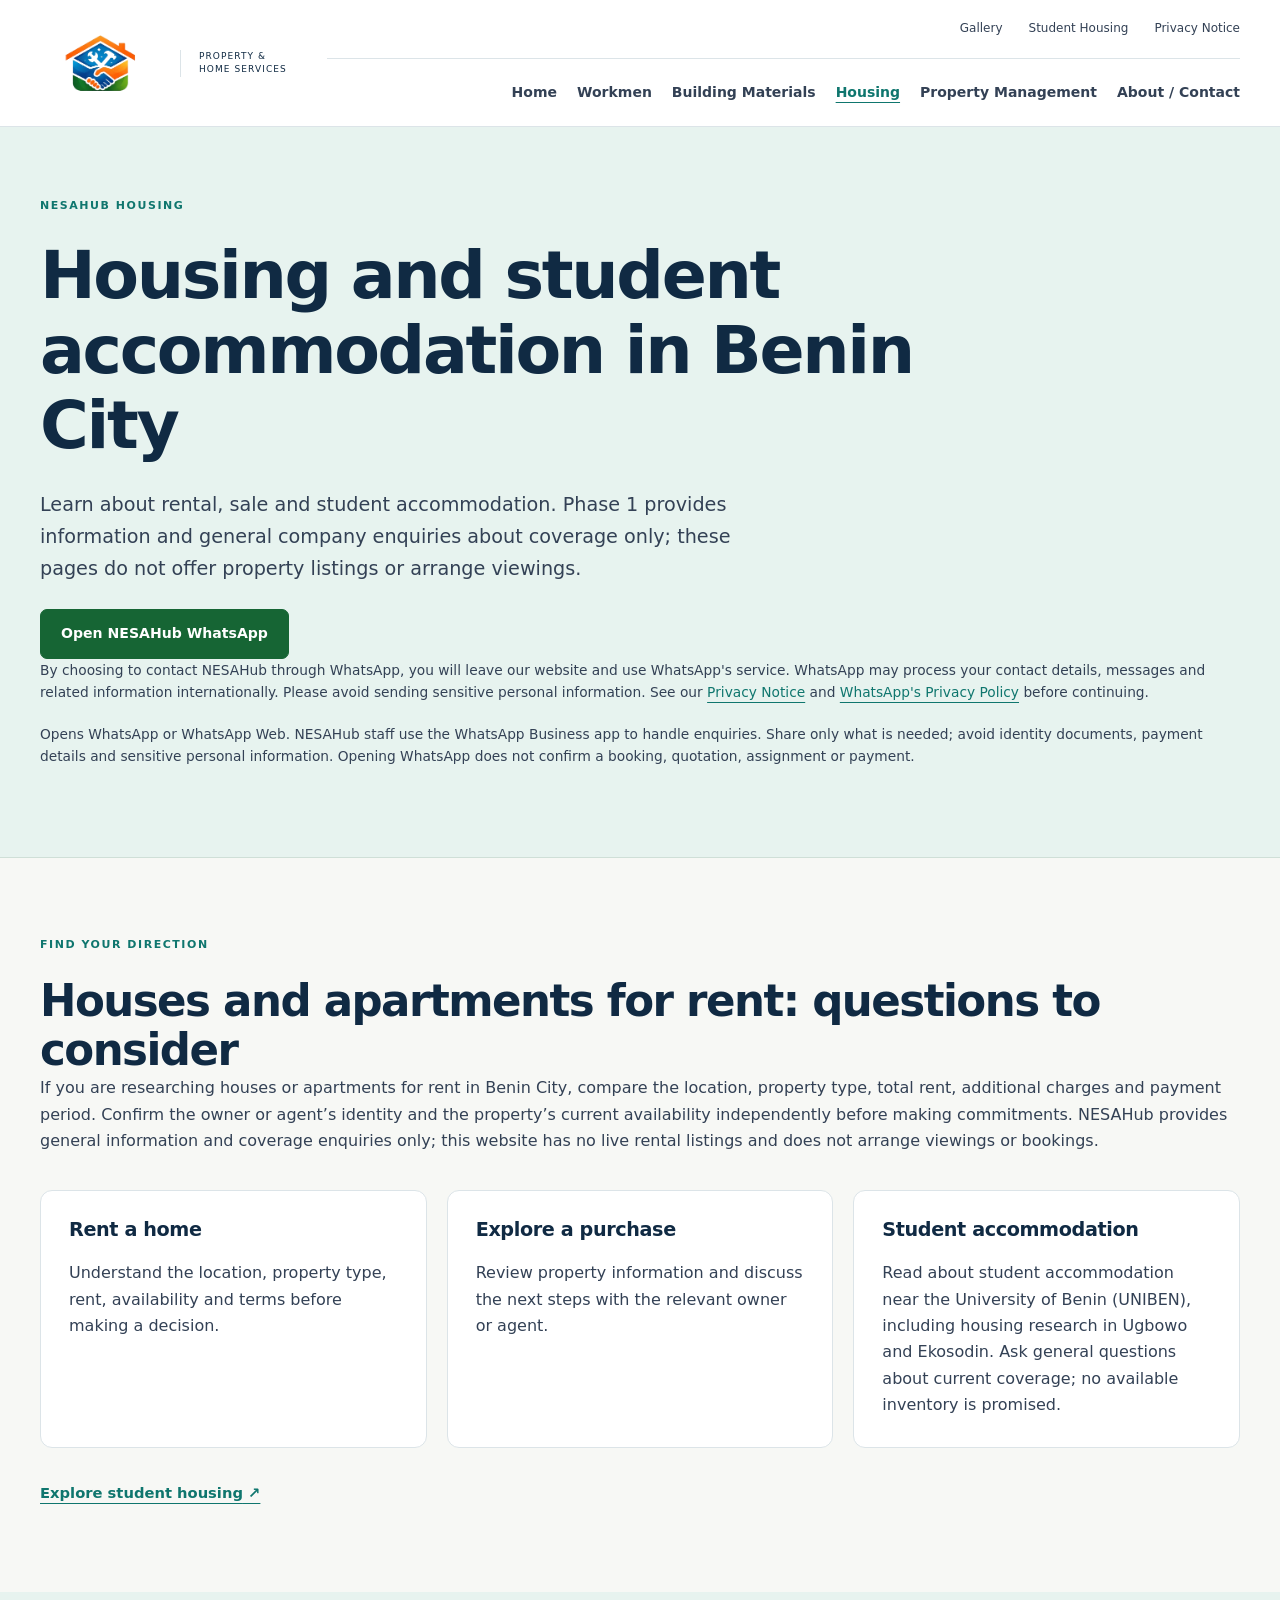
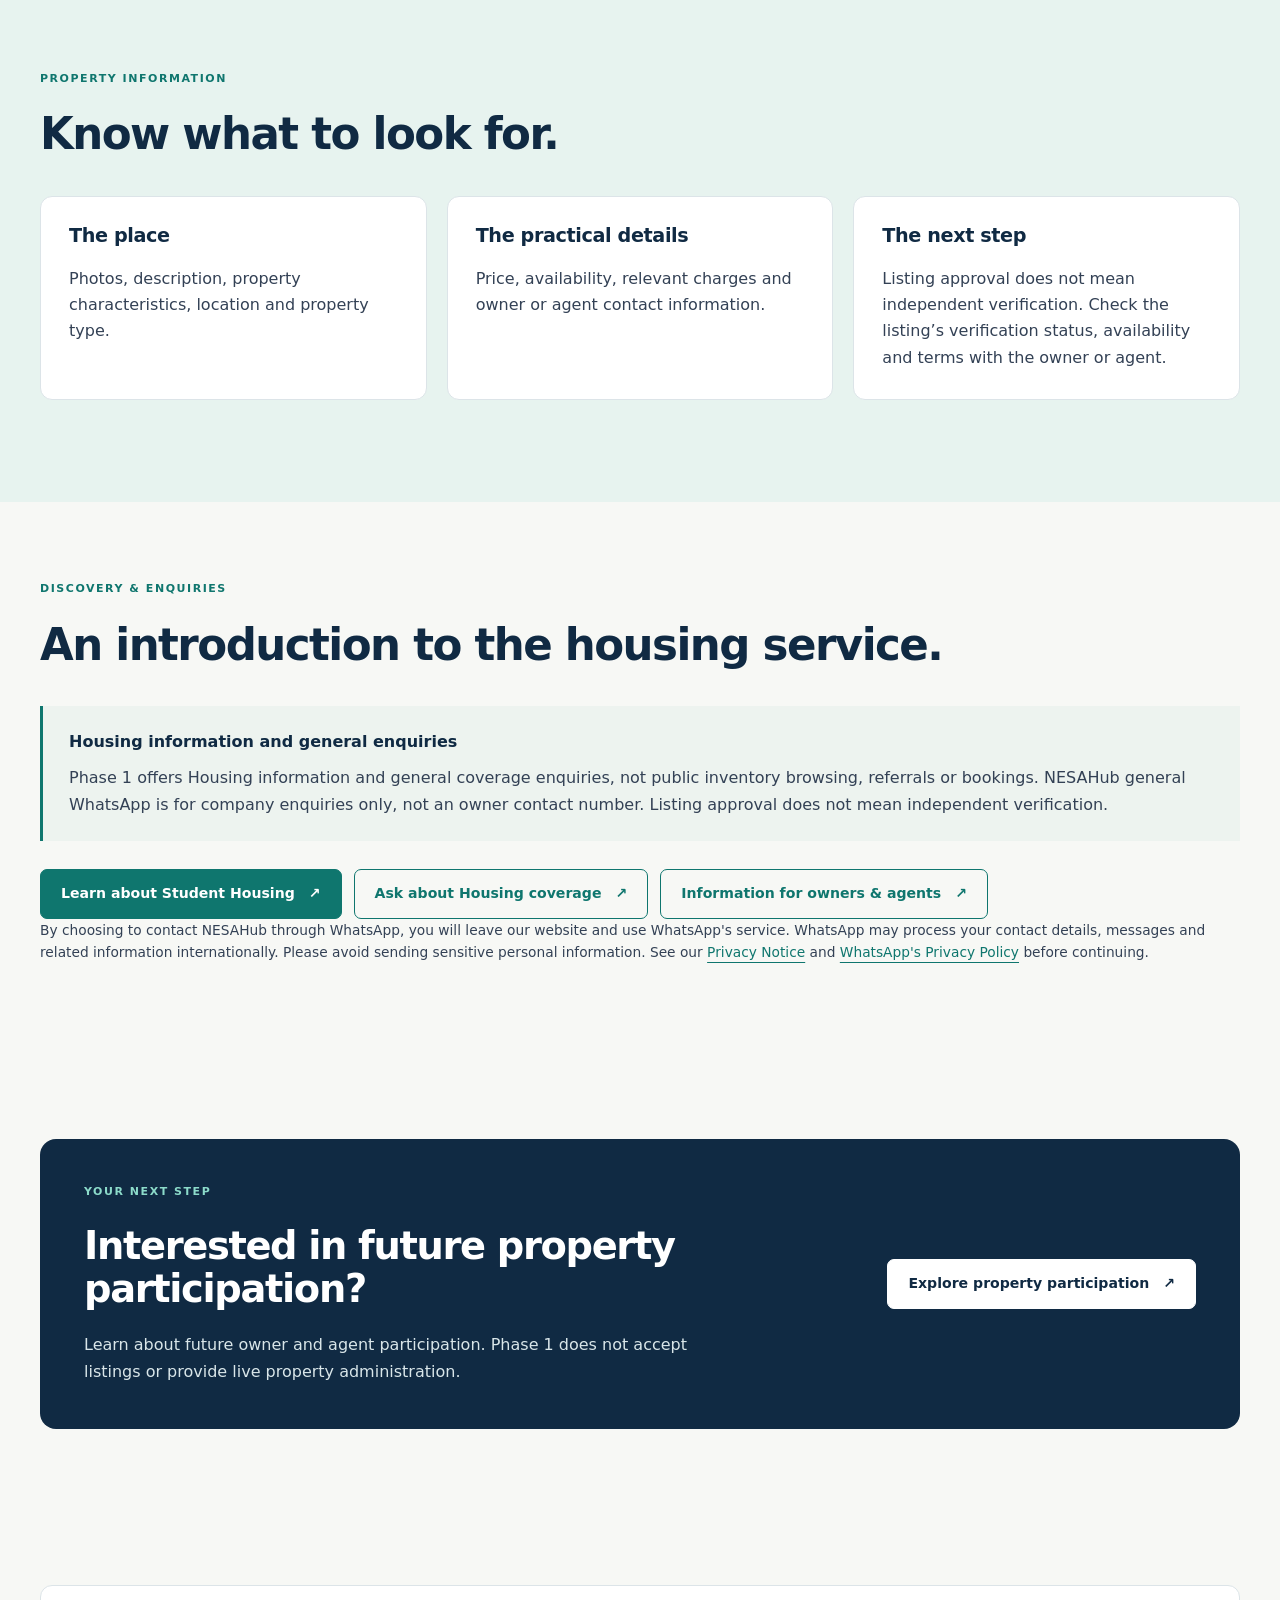
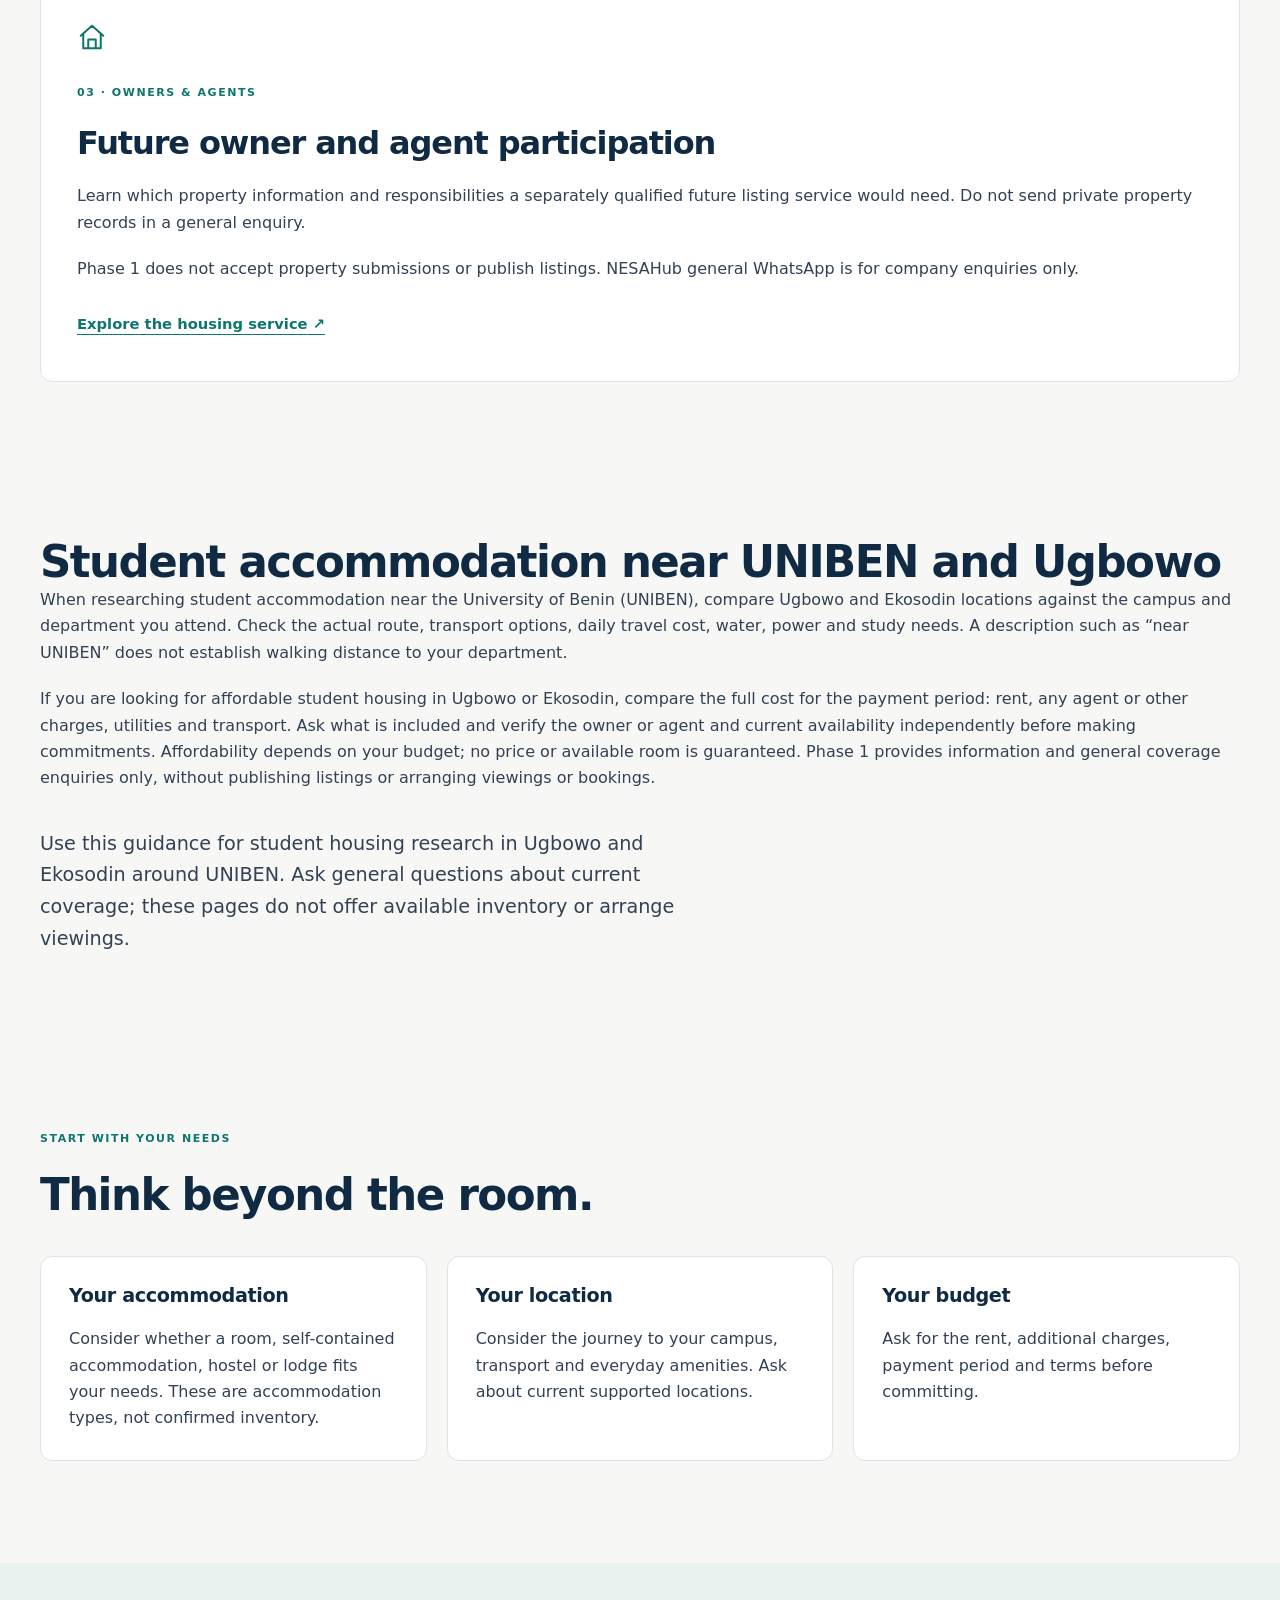
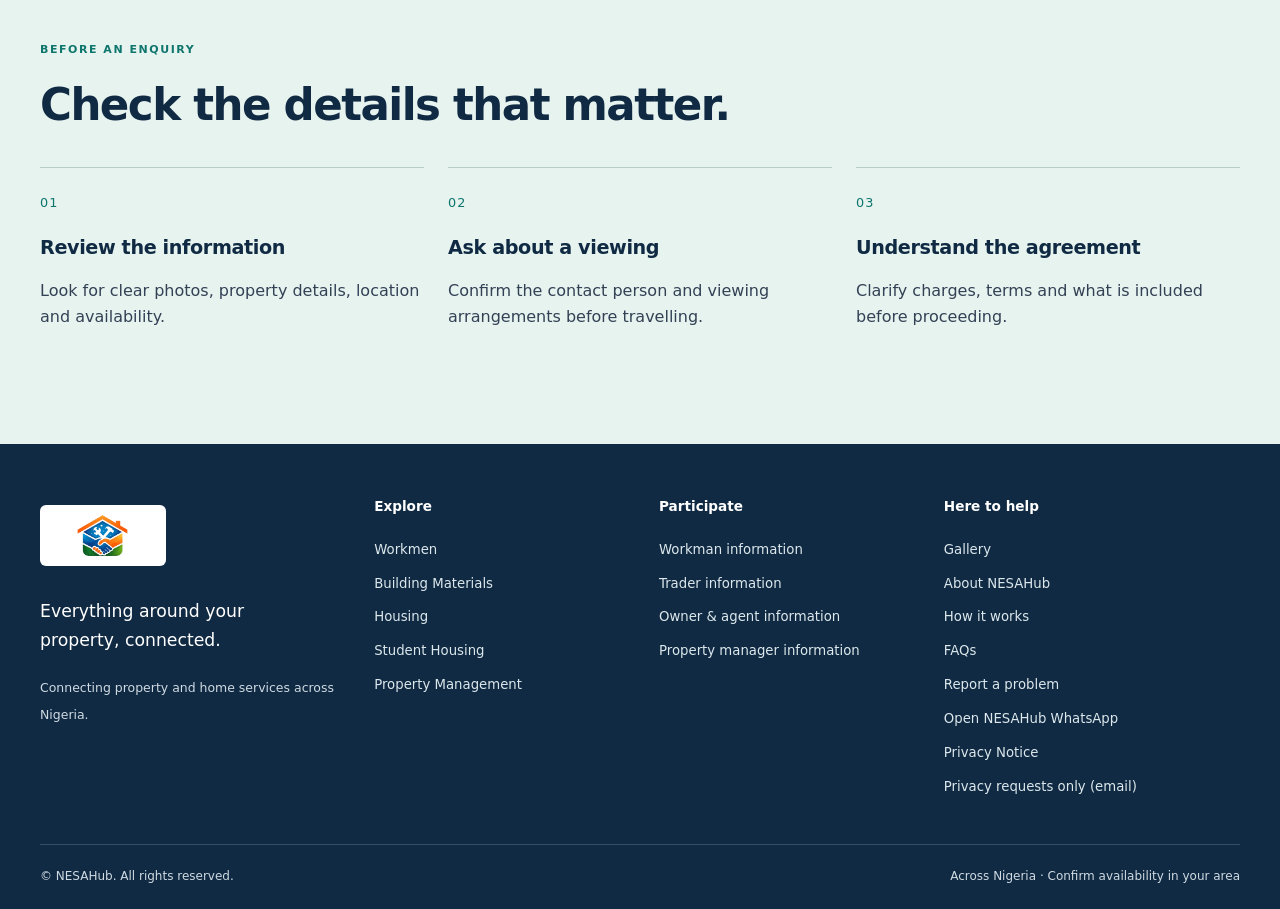
<file: housing.html>
<!doctype html>
<html lang="en">
<head>
<meta charset="UTF-8">
<meta name="viewport" content="width=device-width, initial-scale=1">
<title>Benin City Rentals &amp; UNIBEN Housing Information | NESAHub</title>
<meta name="description" content="Read rental and student housing guidance for Benin City, UNIBEN, Ugbowo and Ekosodin. Information only; no live listings, viewings or bookings.">
<link rel="canonical" href="https://nesahub.com/housing.html">
<meta property="og:url" content="https://nesahub.com/housing.html">
<meta name="theme-color" content="#102A43">
<meta property="og:type" content="website">
<meta property="og:title" content="Benin City Rentals &amp; UNIBEN Housing Information | NESAHub">
<meta property="og:description" content="Read rental and student housing guidance for Benin City, UNIBEN, Ugbowo and Ekosodin. Information only; no live listings, viewings or bookings.">
<meta property="og:site_name" content="NESAHub">
<meta name="twitter:card" content="summary">
<link rel="stylesheet" href="assets/site.css">
<script src="assets/site.js" defer></script>
</head>
<body id="top">
<a class="skip-link" href="#main">Skip to content</a>
<header class="site-header"><div class="container masthead">
<a class="brand" href="https://nesahub.com/" aria-label="NESAHub home"><img src="nesahub-logo.png" alt="NESAHub" width="144" height="64"><span class="brand-note">PROPERTY &amp;<br> HOME SERVICES</span></a>
<button class="menu-toggle" type="button" aria-expanded="false" aria-controls="site-navigation" hidden>Menu <span aria-hidden="true">☰</span></button>
<nav id="site-navigation" aria-label="Main navigation"><div class="utility-links"><a href="https://nesahub.com/#gallery">Gallery</a><a href="housing.html#student-housing">Student Housing</a><a href="contact.html#privacy-notice">Privacy Notice</a></div><div class="service-links"><a href="https://nesahub.com/">Home</a><a href="workmen.html">Workmen</a><a href="materials.html">Building Materials</a><a href="housing.html" aria-current="page">Housing</a><a href="property-management.html">Property Management</a><a href="contact.html">About / Contact</a></div></nav></div></header>
<main id="main" tabindex="-1"><section class="page-hero"><div class="container"><p class="eyebrow">NESAHub HOUSING</p><h1 style="overflow-wrap:anywhere">Housing and student accommodation in Benin City</h1><p class="lead">Learn about rental, sale and student accommodation. Phase 1 provides information and general company enquiries about coverage only; these pages do not offer property listings or arrange viewings.</p><div class="inline-actions"><a class="button button-whatsapp" href="https://wa.me/2349153249944" aria-describedby="whatsapp-transfer-notice-1">Open NESAHub WhatsApp</a></div><p class="small whatsapp-transfer-notice" id="whatsapp-transfer-notice-1">By choosing to contact NESAHub through WhatsApp, you will leave our website and use WhatsApp's service. WhatsApp may process your contact details, messages and related information internationally. Please avoid sending sensitive personal information. See our <a href="contact.html#privacy-notice">Privacy Notice</a> and <a href="https://www.whatsapp.com/legal/privacy-policy">WhatsApp's Privacy Policy</a> before continuing.</p><p class="small">Opens WhatsApp or WhatsApp Web. NESAHub staff use the WhatsApp Business app to handle enquiries. Share only what is needed; avoid identity documents, payment details and sensitive personal information. Opening WhatsApp does not confirm a booking, quotation, assignment or payment.</p></div></section><section class="section "><div class="container"><div class="section-heading"><p class="eyebrow">FIND YOUR DIRECTION</p><h2>Houses and apartments for rent: questions to consider</h2><p>If you are researching houses or apartments for rent in Benin City, compare the location, property type, total rent, additional charges and payment period. Confirm the owner or agent’s identity and the property’s current availability independently before making commitments. NESAHub provides general information and coverage enquiries only; this website has no live rental listings and does not arrange viewings or bookings.</p></div><div class="card-grid three"><article class="card"><h3>Rent a home</h3><p>Understand the location, property type, rent, availability and terms before making a decision.</p></article><article class="card"><h3>Explore a purchase</h3><p>Review property information and discuss the next steps with the relevant owner or agent.</p></article><article class="card"><h3>Student accommodation</h3><p>Read about student accommodation near the University of Benin (UNIBEN), including housing research in Ugbowo and Ekosodin. Ask general questions about current coverage; no available inventory is promised.</p></article></div><a class="text-link" href="housing.html#student-housing">Explore student housing<span aria-hidden="true"> ↗</span></a></div></section><section class="section soft-section"><div class="container"><div class="section-heading"><p class="eyebrow">PROPERTY INFORMATION</p><h2>Know what to look for.</h2></div><div class="card-grid three"><article class="card"><h3>The place</h3><p>Photos, description, property characteristics, location and property type.</p></article><article class="card"><h3>The practical details</h3><p>Price, availability, relevant charges and owner or agent contact information.</p></article><article class="card"><h3>The next step</h3><p>Listing approval does not mean independent verification. Check the listing’s verification status, availability and terms with the owner or agent.</p></article></div></div></section><section class="section "><div class="container"><div class="section-heading"><p class="eyebrow">DISCOVERY & ENQUIRIES</p><h2>An introduction to the housing service.</h2></div><aside class="notice"><strong>Housing information and general enquiries</strong><p>Phase 1 offers Housing information and general coverage enquiries, not public inventory browsing, referrals or bookings. NESAHub general WhatsApp is for company enquiries only, not an owner contact number. Listing approval does not mean independent verification.</p></aside><div class="inline-actions"><a class="button" href="housing.html#student-housing">Learn about Student Housing<span aria-hidden="true"> ↗</span></a><a class="button button-outline" href="https://wa.me/2349153249944" aria-describedby="whatsapp-transfer-notice-2">Ask about Housing coverage<span aria-hidden="true"> ↗</span></a><a class="button button-outline" href="housing.html#owner-participation">Information for owners & agents<span aria-hidden="true"> ↗</span></a></div><p class="small whatsapp-transfer-notice" id="whatsapp-transfer-notice-2">By choosing to contact NESAHub through WhatsApp, you will leave our website and use WhatsApp's service. WhatsApp may process your contact details, messages and related information internationally. Please avoid sending sensitive personal information. See our <a href="contact.html#privacy-notice">Privacy Notice</a> and <a href="https://www.whatsapp.com/legal/privacy-policy">WhatsApp's Privacy Policy</a> before continuing.</p></div></section><section class="section"><div class="container"><div class="cta-panel"><div><p class="eyebrow">YOUR NEXT STEP</p><h2>Interested in future property participation?</h2><p>Learn about future owner and agent participation. Phase 1 does not accept listings or provide live property administration.</p></div><a class="button button-light" href="housing.html#owner-participation">Explore property participation<span aria-hidden="true"> ↗</span></a></div></div></section><section class="section"><div class="container"><article class="professional-card" id="owner-participation"><svg class="icon" viewBox="0 0 24 24" aria-hidden="true" fill="none" stroke="currentColor" stroke-width="1.6" stroke-linecap="round" stroke-linejoin="round"><path d="m3 11 9-8 9 8M5 9v12h14V9M9 21v-7h6v7"/></svg><p class="eyebrow">03 · OWNERS & AGENTS</p><h2>Future owner and agent participation</h2><p>Learn which property information and responsibilities a separately qualified future listing service would need. Do not send private property records in a general enquiry.</p><p>Phase 1 does not accept property submissions or publish listings. NESAHub general WhatsApp is for company enquiries only.</p><a class="text-link" href="housing.html">Explore the housing service<span aria-hidden="true"> ↗</span></a></article></div></section><section class="section" id="student-housing"><div class="container"><div class="section-heading"><h2>Student accommodation near UNIBEN and Ugbowo</h2><p>When researching student accommodation near the University of Benin (UNIBEN), compare Ugbowo and Ekosodin locations against the campus and department you attend. Check the actual route, transport options, daily travel cost, water, power and study needs. A description such as “near UNIBEN” does not establish walking distance to your department.</p><p>If you are looking for affordable student housing in Ugbowo or Ekosodin, compare the full cost for the payment period: rent, any agent or other charges, utilities and transport. Ask what is included and verify the owner or agent and current availability independently before making commitments. Affordability depends on your budget; no price or available room is guaranteed. Phase 1 provides information and general coverage enquiries only, without publishing listings or arranging viewings or bookings.</p></div><p class="lead">Use this guidance for student housing research in Ugbowo and Ekosodin around UNIBEN. Ask general questions about current coverage; these pages do not offer available inventory or arrange viewings.</p></div></section><section class="section "><div class="container"><div class="section-heading"><p class="eyebrow">START WITH YOUR NEEDS</p><h2>Think beyond the room.</h2></div><div class="card-grid three"><article class="card"><h3>Your accommodation</h3><p>Consider whether a room, self-contained accommodation, hostel or lodge fits your needs. These are accommodation types, not confirmed inventory.</p></article><article class="card"><h3>Your location</h3><p>Consider the journey to your campus, transport and everyday amenities. Ask about current supported locations.</p></article><article class="card"><h3>Your budget</h3><p>Ask for the rent, additional charges, payment period and terms before committing.</p></article></div></div></section><section class="section soft-section"><div class="container"><div class="section-heading"><p class="eyebrow">BEFORE AN ENQUIRY</p><h2>Check the details that matter.</h2></div><ol class="steps"><li><h3>Review the information</h3><p>Look for clear photos, property details, location and availability.</p></li><li><h3>Ask about a viewing</h3><p>Confirm the contact person and viewing arrangements before travelling.</p></li><li><h3>Understand the agreement</h3><p>Clarify charges, terms and what is included before proceeding.</p></li></ol></div></section></main>
<footer class="site-footer"><div class="container footer-grid"><div class="footer-brand"><a href="https://nesahub.com/"><img src="nesahub-logo.png" alt="NESAHub home" width="144" height="64" loading="lazy"></a><p>Everything around your<br> property, connected.</p><span>Connecting property and home services across Nigeria.</span></div>
<div><h2>Explore</h2><a href="workmen.html">Workmen</a><a href="materials.html">Building Materials</a><a href="housing.html">Housing</a><a href="housing.html#student-housing">Student Housing</a><a href="property-management.html">Property Management</a></div>
<div><h2>Participate</h2><a href="workmen.html#workman-participation">Workman information</a><a href="materials.html#trader-participation">Trader information</a><a href="housing.html#owner-participation">Owner &amp; agent information</a><a href="property-management.html#manager-participation">Property manager information</a></div>
<div><h2>Here to help</h2><a href="https://nesahub.com/#gallery">Gallery</a><a href="contact.html#about">About NESAHub</a><a href="https://nesahub.com/#how">How it works</a><a href="contact.html#faqs">FAQs</a><a href="contact.html#support">Report a problem</a><a href="https://wa.me/2349153249944">Open NESAHub WhatsApp</a><a href="contact.html#privacy-notice">Privacy Notice</a><a href="mailto:nesahub.operations@gmail.com">Privacy requests only (email)</a></div></div>
<div class="container footer-bottom"><p>© NESAHub. All rights reserved.</p><p>Across Nigeria · Confirm availability in your area</p></div></footer>
</body>
</html>
</file>
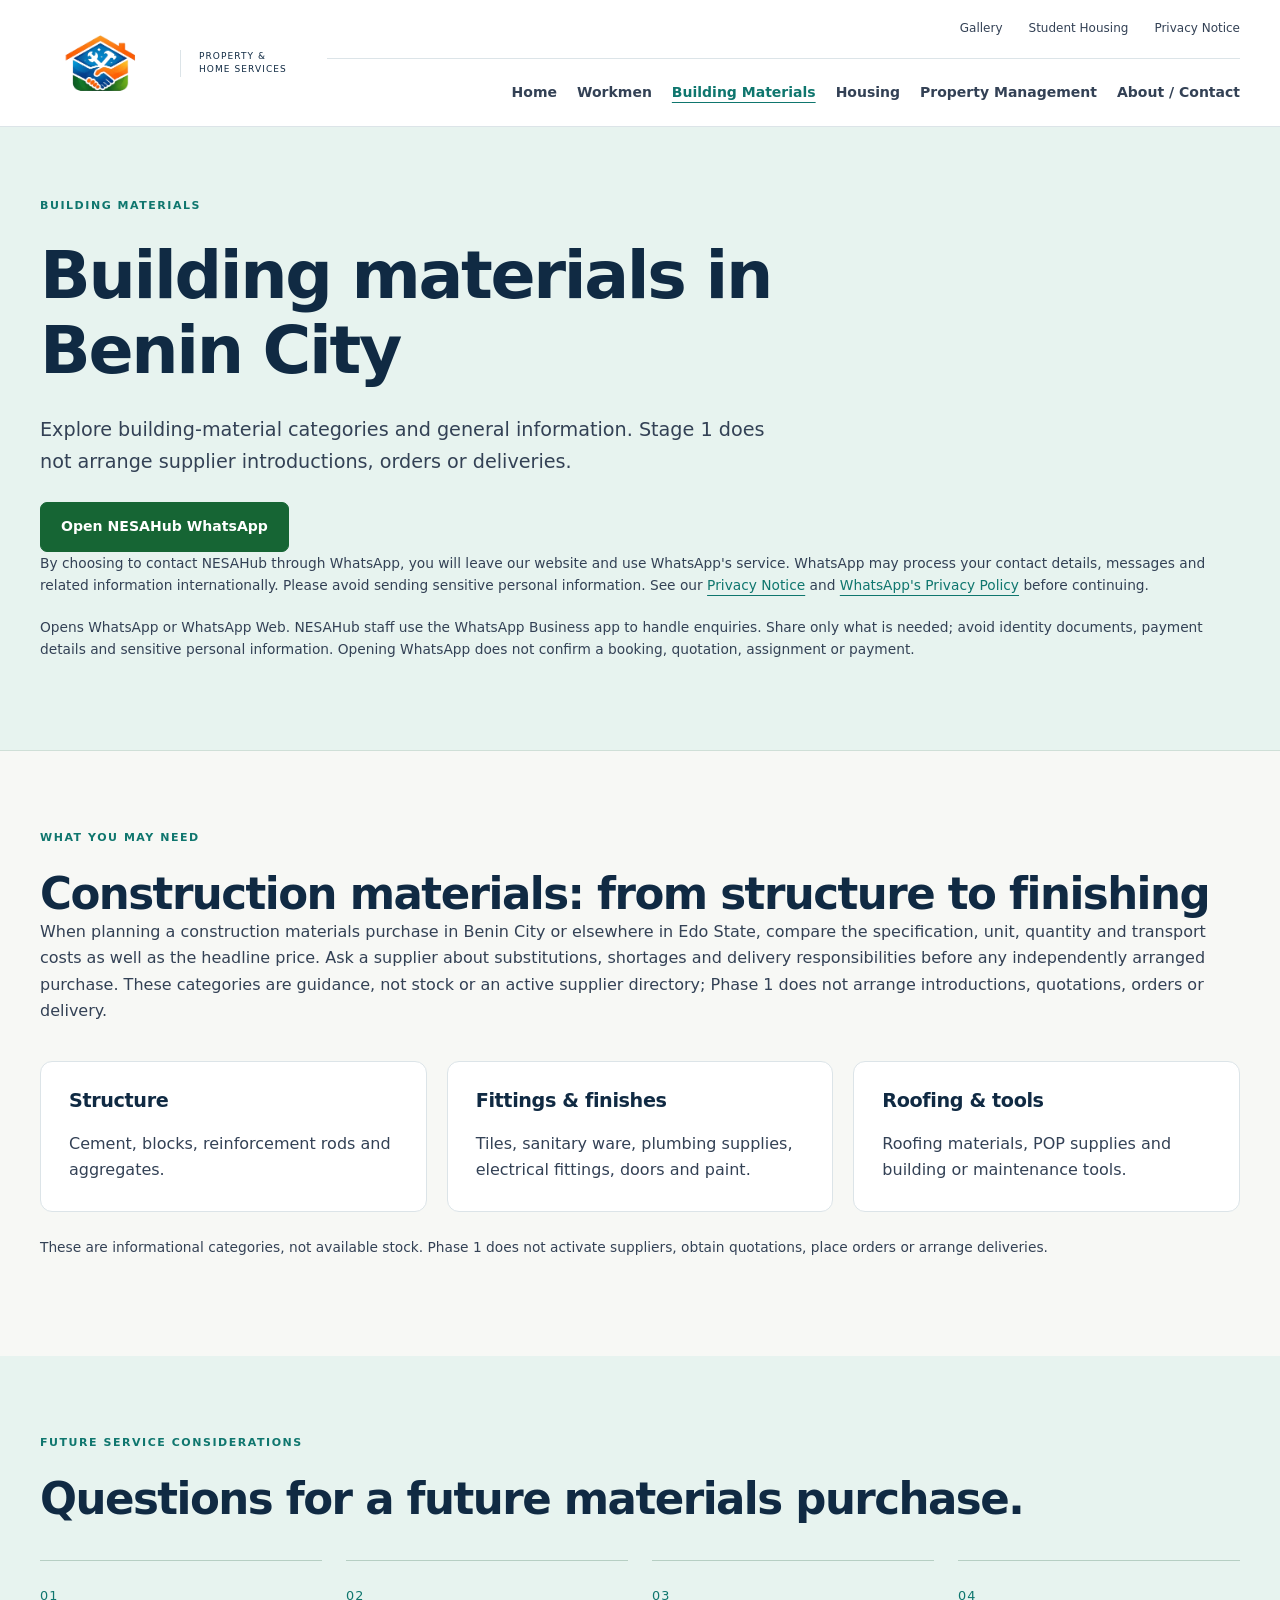
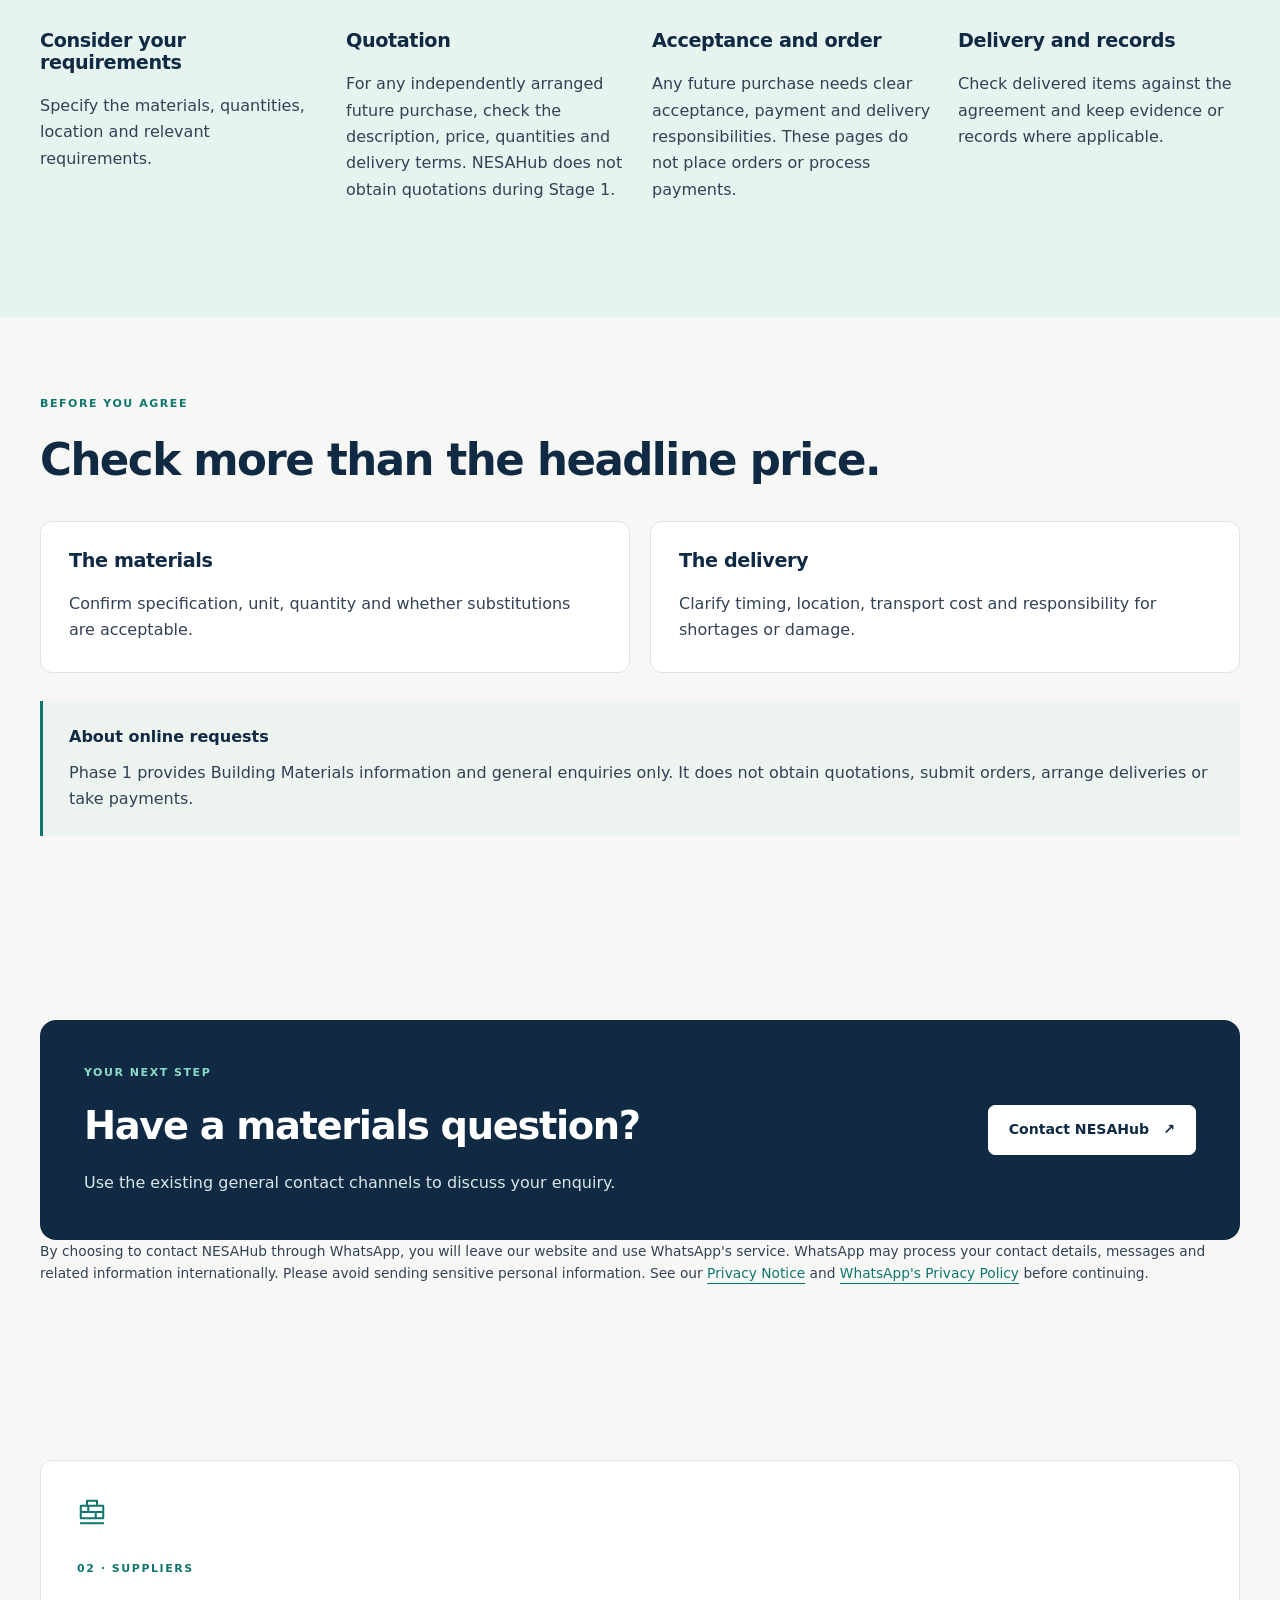
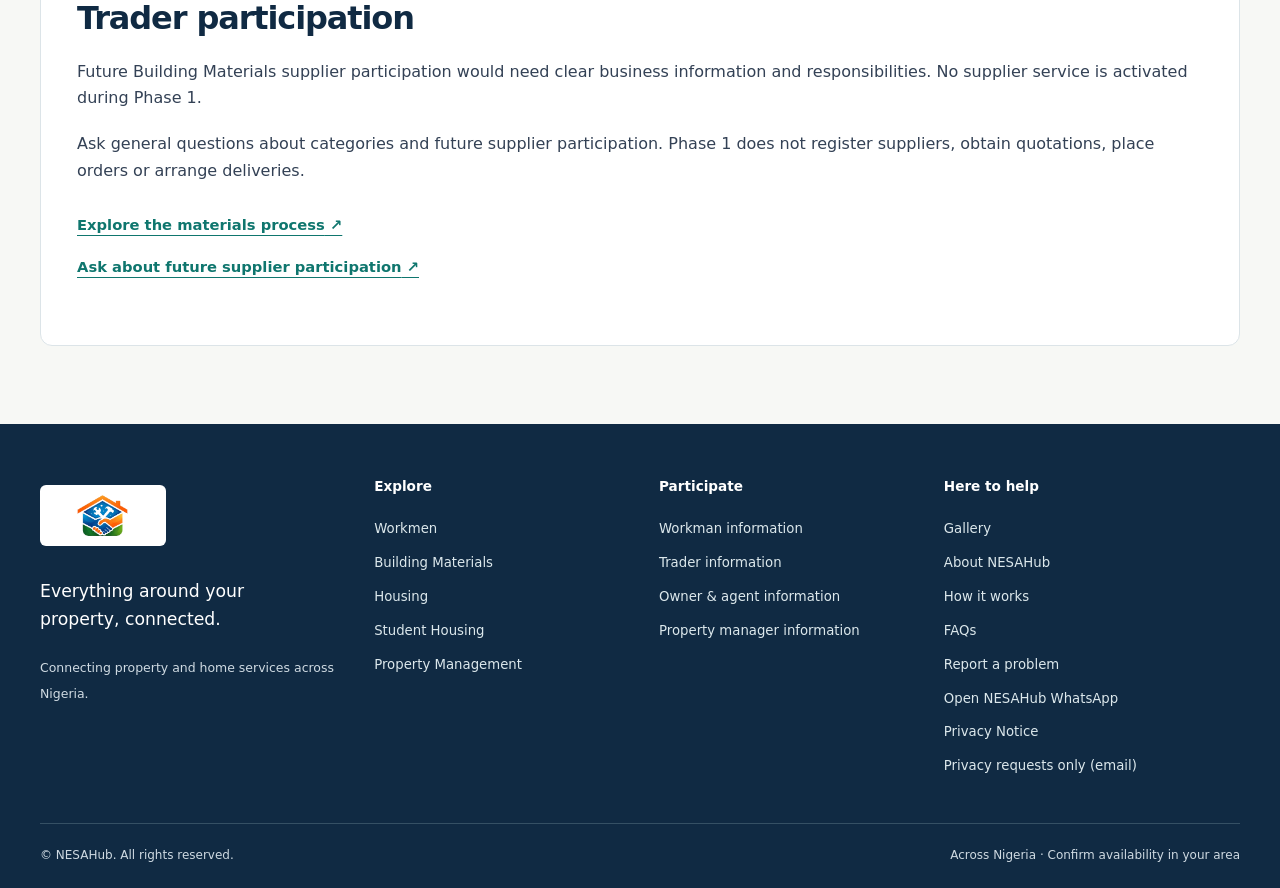
<file: materials.html>
<!doctype html>
<html lang="en">
<head>
<meta charset="UTF-8">
<meta name="viewport" content="width=device-width, initial-scale=1">
<title>Building Materials in Benin City: Information | NESAHub</title>
<meta name="description" content="Explore construction material categories and supplier questions for Benin City and Edo State. Phase 1 provides information, without quotes, orders or delivery.">
<link rel="canonical" href="https://nesahub.com/materials.html">
<meta property="og:url" content="https://nesahub.com/materials.html">
<meta name="theme-color" content="#102A43">
<meta property="og:type" content="website">
<meta property="og:title" content="Building Materials in Benin City: Information | NESAHub">
<meta property="og:description" content="Explore construction material categories and supplier questions for Benin City and Edo State. Phase 1 provides information, without quotes, orders or delivery.">
<meta property="og:site_name" content="NESAHub">
<meta name="twitter:card" content="summary">
<link rel="stylesheet" href="assets/site.css">
<script src="assets/site.js" defer></script>
</head>
<body id="top">
<a class="skip-link" href="#main">Skip to content</a>
<header class="site-header"><div class="container masthead">
<a class="brand" href="https://nesahub.com/" aria-label="NESAHub home"><img src="nesahub-logo.png" alt="NESAHub" width="144" height="64"><span class="brand-note">PROPERTY &amp;<br> HOME SERVICES</span></a>
<button class="menu-toggle" type="button" aria-expanded="false" aria-controls="site-navigation" hidden>Menu <span aria-hidden="true">☰</span></button>
<nav id="site-navigation" aria-label="Main navigation"><div class="utility-links"><a href="https://nesahub.com/#gallery">Gallery</a><a href="housing.html#student-housing">Student Housing</a><a href="contact.html#privacy-notice">Privacy Notice</a></div><div class="service-links"><a href="https://nesahub.com/">Home</a><a href="workmen.html">Workmen</a><a href="materials.html" aria-current="page">Building Materials</a><a href="housing.html">Housing</a><a href="property-management.html">Property Management</a><a href="contact.html">About / Contact</a></div></nav></div></header>
<main id="main" tabindex="-1"><section class="page-hero"><div class="container"><p class="eyebrow">BUILDING MATERIALS</p><h1>Building materials in Benin City</h1><p class="lead">Explore building-material categories and general information. Stage 1 does not arrange supplier introductions, orders or deliveries.</p><div class="inline-actions"><a class="button button-whatsapp" href="https://wa.me/2349153249944" aria-describedby="whatsapp-transfer-notice-1">Open NESAHub WhatsApp</a></div><p class="small whatsapp-transfer-notice" id="whatsapp-transfer-notice-1">By choosing to contact NESAHub through WhatsApp, you will leave our website and use WhatsApp's service. WhatsApp may process your contact details, messages and related information internationally. Please avoid sending sensitive personal information. See our <a href="contact.html#privacy-notice">Privacy Notice</a> and <a href="https://www.whatsapp.com/legal/privacy-policy">WhatsApp's Privacy Policy</a> before continuing.</p><p class="small">Opens WhatsApp or WhatsApp Web. NESAHub staff use the WhatsApp Business app to handle enquiries. Share only what is needed; avoid identity documents, payment details and sensitive personal information. Opening WhatsApp does not confirm a booking, quotation, assignment or payment.</p></div></section><section class="section "><div class="container"><div class="section-heading"><p class="eyebrow">WHAT YOU MAY NEED</p><h2>Construction materials: from structure to finishing</h2><p>When planning a construction materials purchase in Benin City or elsewhere in Edo State, compare the specification, unit, quantity and transport costs as well as the headline price. Ask a supplier about substitutions, shortages and delivery responsibilities before any independently arranged purchase. These categories are guidance, not stock or an active supplier directory; Phase 1 does not arrange introductions, quotations, orders or delivery.</p></div><div class="card-grid three"><article class="card"><h3>Structure</h3><p>Cement, blocks, reinforcement rods and aggregates.</p></article><article class="card"><h3>Fittings & finishes</h3><p>Tiles, sanitary ware, plumbing supplies, electrical fittings, doors and paint.</p></article><article class="card"><h3>Roofing & tools</h3><p>Roofing materials, POP supplies and building or maintenance tools.</p></article></div><p class="small">These are informational categories, not available stock. Phase 1 does not activate suppliers, obtain quotations, place orders or arrange deliveries.</p></div></section><section class="section soft-section"><div class="container"><div class="section-heading"><p class="eyebrow">FUTURE SERVICE CONSIDERATIONS</p><h2>Questions for a future materials purchase.</h2></div><ol class="steps"><li><h3>Consider your requirements</h3><p>Specify the materials, quantities, location and relevant requirements.</p></li><li><h3>Quotation</h3><p>For any independently arranged future purchase, check the description, price, quantities and delivery terms. NESAHub does not obtain quotations during Stage 1.</p></li><li><h3>Acceptance and order</h3><p>Any future purchase needs clear acceptance, payment and delivery responsibilities. These pages do not place orders or process payments.</p></li><li><h3>Delivery and records</h3><p>Check delivered items against the agreement and keep evidence or records where applicable.</p></li></ol></div></section><section class="section "><div class="container"><div class="section-heading"><p class="eyebrow">BEFORE YOU AGREE</p><h2>Check more than the headline price.</h2></div><div class="card-grid two"><article class="card"><h3>The materials</h3><p>Confirm specification, unit, quantity and whether substitutions are acceptable.</p></article><article class="card"><h3>The delivery</h3><p>Clarify timing, location, transport cost and responsibility for shortages or damage.</p></article></div><aside class="notice"><strong>About online requests</strong><p>Phase 1 provides Building Materials information and general enquiries only. It does not obtain quotations, submit orders, arrange deliveries or take payments.</p></aside></div></section><section class="section"><div class="container"><div class="cta-panel"><div><p class="eyebrow">YOUR NEXT STEP</p><h2>Have a materials question?</h2><p>Use the existing general contact channels to discuss your enquiry.</p></div><a class="button button-light" href="https://wa.me/2349153249944" aria-describedby="whatsapp-transfer-notice-2">Contact NESAHub<span aria-hidden="true"> ↗</span></a></div><p class="small whatsapp-transfer-notice" id="whatsapp-transfer-notice-2">By choosing to contact NESAHub through WhatsApp, you will leave our website and use WhatsApp's service. WhatsApp may process your contact details, messages and related information internationally. Please avoid sending sensitive personal information. See our <a href="contact.html#privacy-notice">Privacy Notice</a> and <a href="https://www.whatsapp.com/legal/privacy-policy">WhatsApp's Privacy Policy</a> before continuing.</p></div></section><section class="section"><div class="container"><article class="professional-card" id="trader-participation"><svg class="icon" viewBox="0 0 24 24" aria-hidden="true" fill="none" stroke="currentColor" stroke-width="1.6" stroke-linecap="round" stroke-linejoin="round"><path d="M3 7h18v5H3zM3 12h18v5H3zM8 7V3h8v4M9 7v5m6 0v5M3 21h18"/></svg><p class="eyebrow">02 · SUPPLIERS</p><h2>Trader participation</h2><p>Future Building Materials supplier participation would need clear business information and responsibilities. No supplier service is activated during Phase 1.</p><p>Ask general questions about categories and future supplier participation. Phase 1 does not register suppliers, obtain quotations, place orders or arrange deliveries.</p><a class="text-link" href="materials.html">Explore the materials process<span aria-hidden="true"> ↗</span></a><p><a class="text-link" href="https://wa.me/2349153249944">Ask about future supplier participation<span aria-hidden="true"> ↗</span></a></p></article></div></section></main>
<footer class="site-footer"><div class="container footer-grid"><div class="footer-brand"><a href="https://nesahub.com/"><img src="nesahub-logo.png" alt="NESAHub home" width="144" height="64" loading="lazy"></a><p>Everything around your<br> property, connected.</p><span>Connecting property and home services across Nigeria.</span></div>
<div><h2>Explore</h2><a href="workmen.html">Workmen</a><a href="materials.html">Building Materials</a><a href="housing.html">Housing</a><a href="housing.html#student-housing">Student Housing</a><a href="property-management.html">Property Management</a></div>
<div><h2>Participate</h2><a href="workmen.html#workman-participation">Workman information</a><a href="materials.html#trader-participation">Trader information</a><a href="housing.html#owner-participation">Owner &amp; agent information</a><a href="property-management.html#manager-participation">Property manager information</a></div>
<div><h2>Here to help</h2><a href="https://nesahub.com/#gallery">Gallery</a><a href="contact.html#about">About NESAHub</a><a href="https://nesahub.com/#how">How it works</a><a href="contact.html#faqs">FAQs</a><a href="contact.html#support">Report a problem</a><a href="https://wa.me/2349153249944">Open NESAHub WhatsApp</a><a href="contact.html#privacy-notice">Privacy Notice</a><a href="mailto:nesahub.operations@gmail.com">Privacy requests only (email)</a></div></div>
<div class="container footer-bottom"><p>© NESAHub. All rights reserved.</p><p>Across Nigeria · Confirm availability in your area</p></div></footer>
</body>
</html>
</file>
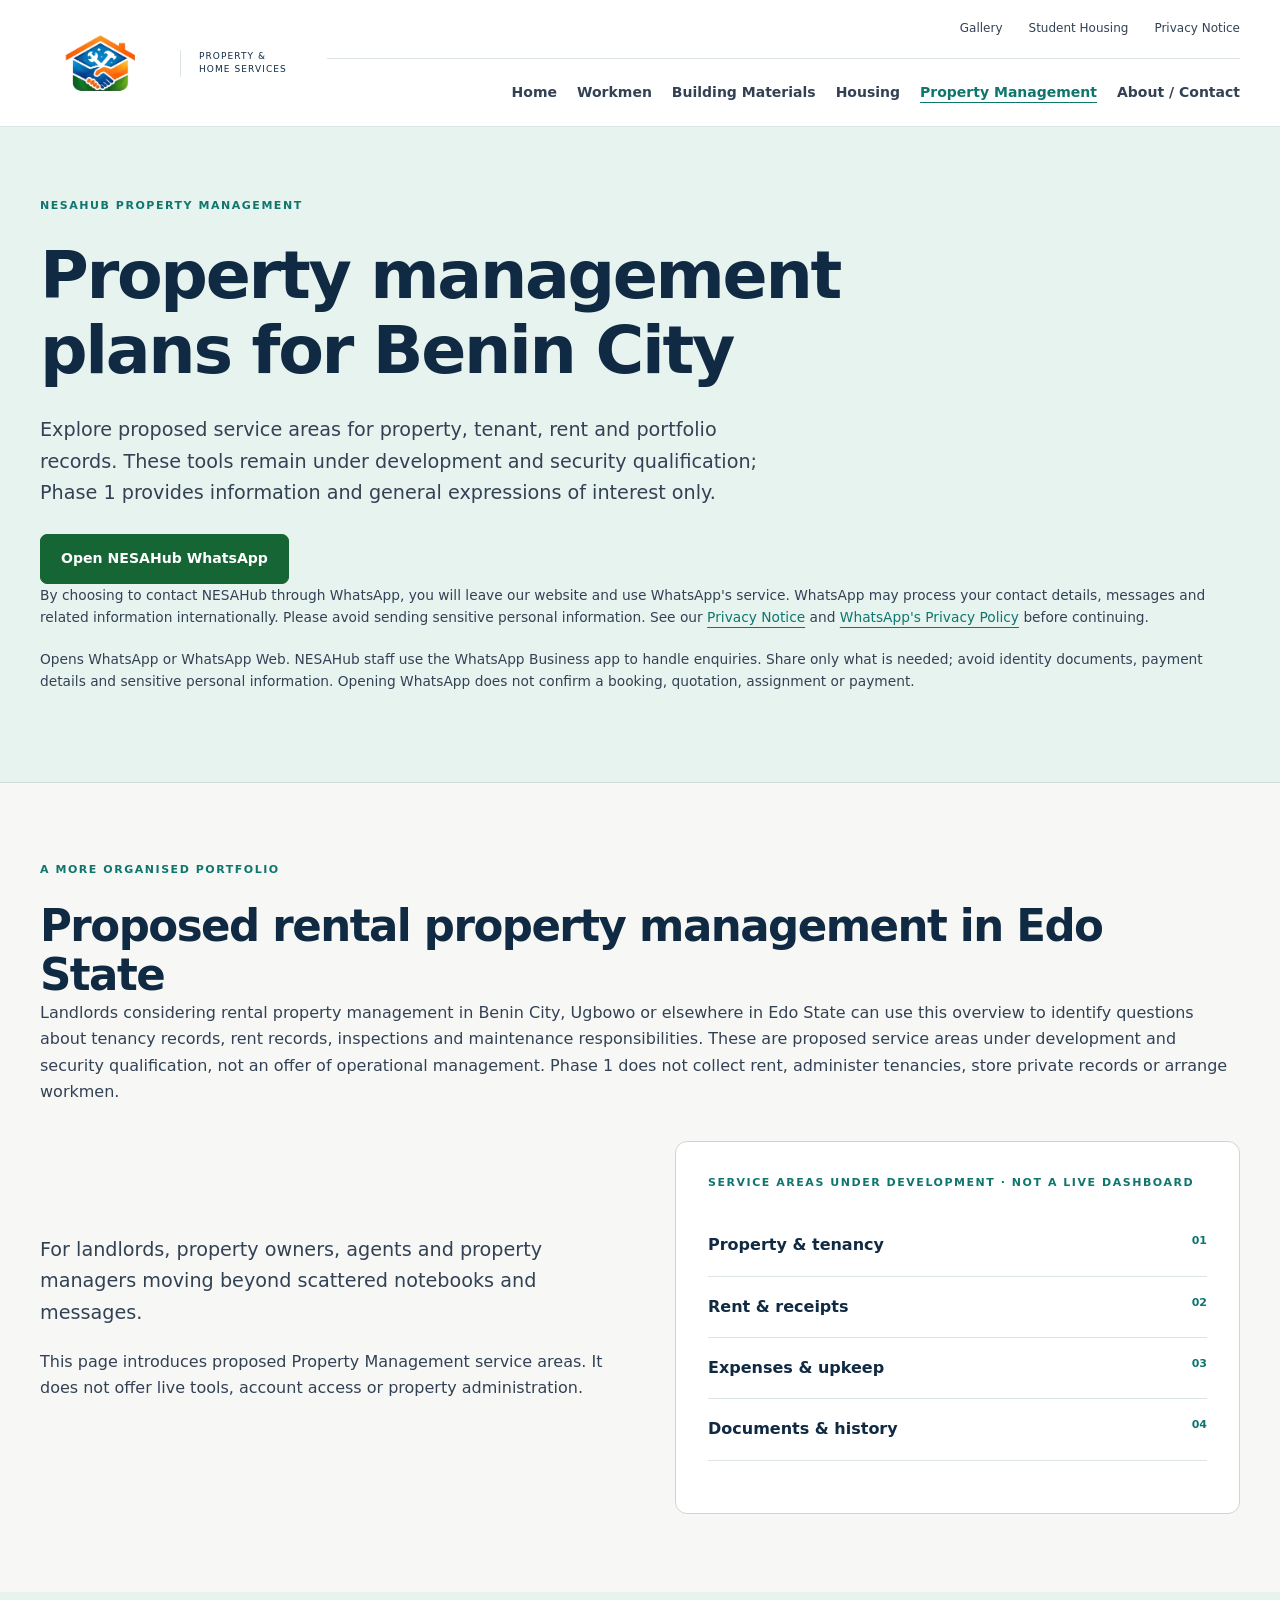
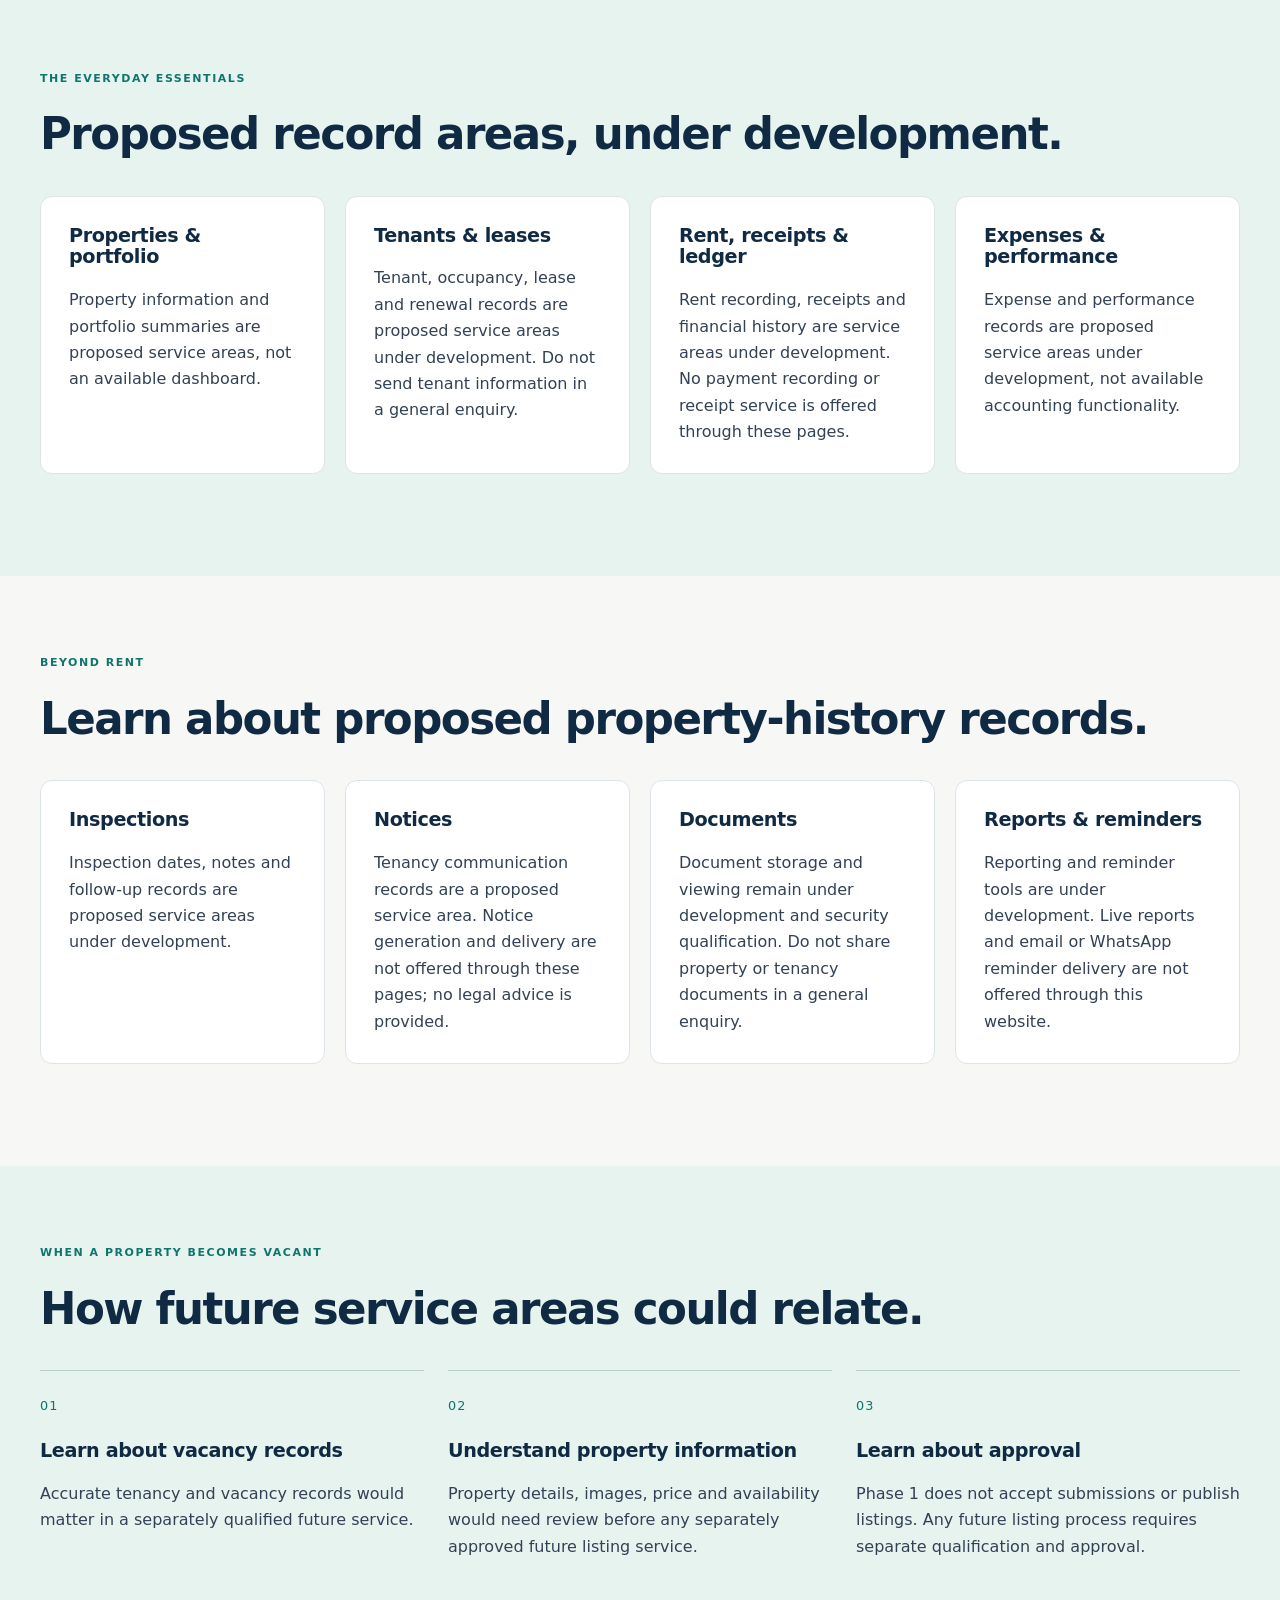
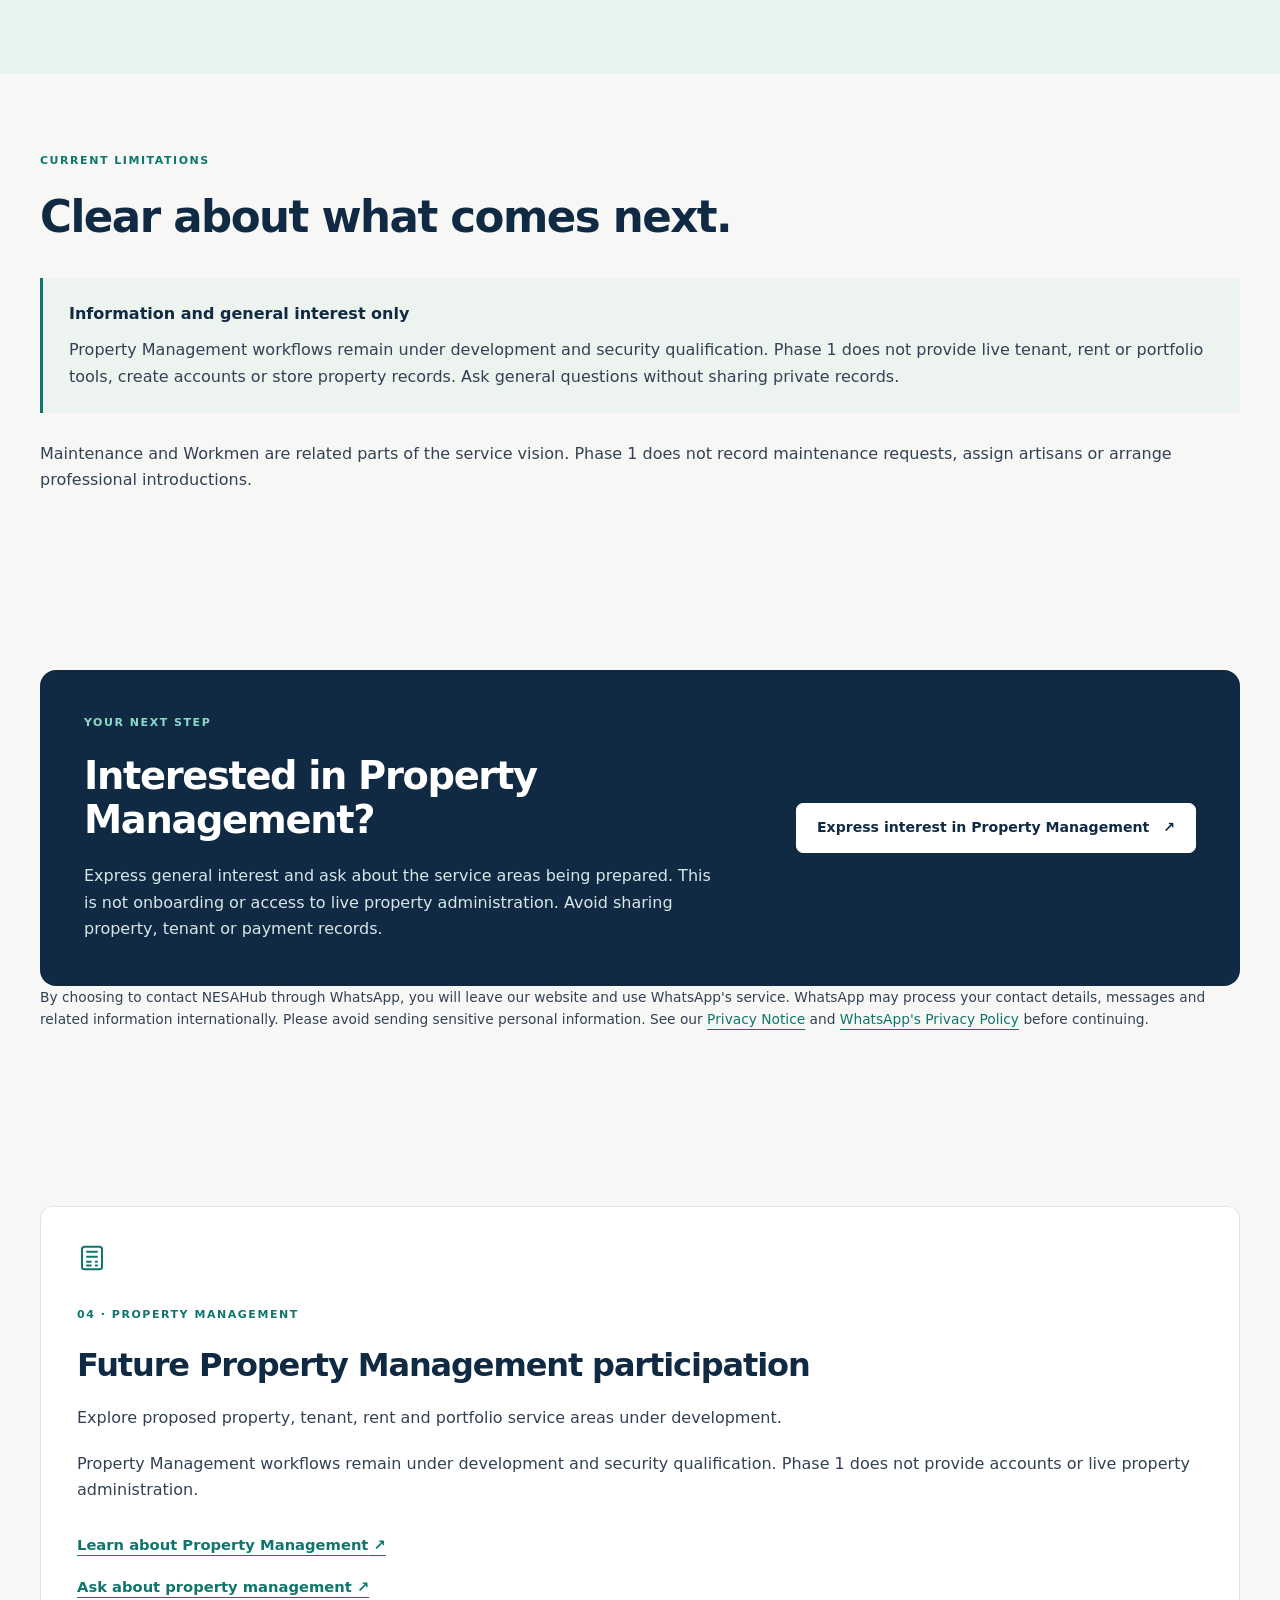
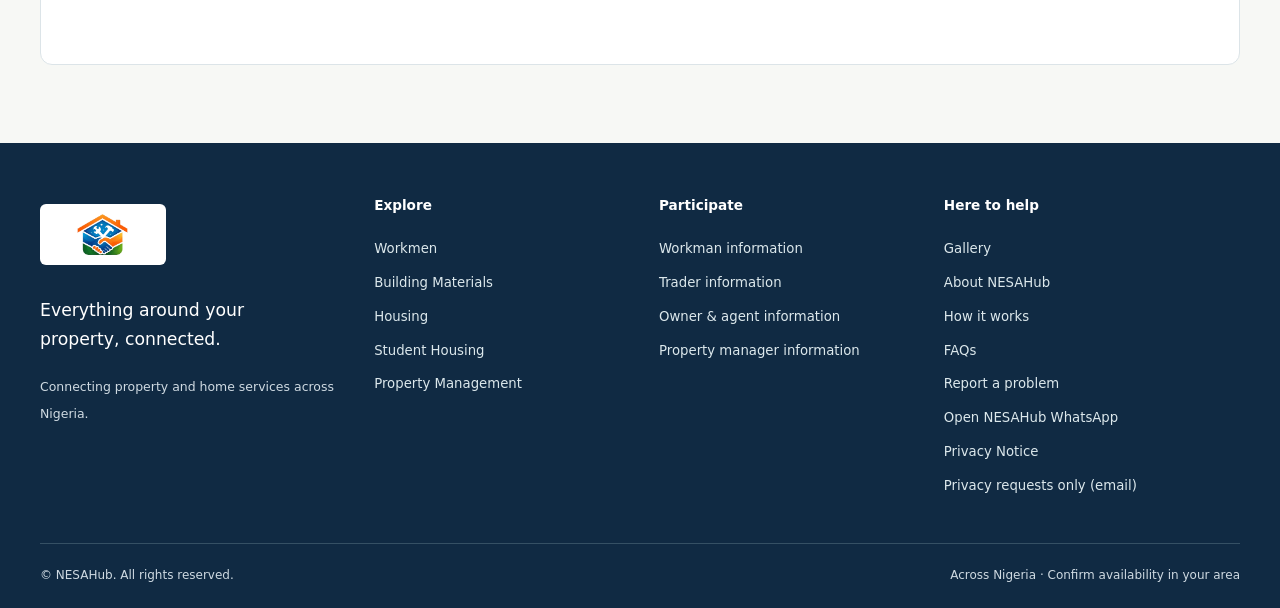
<file: property-management.html>
<!doctype html>
<html lang="en">
<head>
<meta charset="UTF-8">
<meta name="viewport" content="width=device-width, initial-scale=1">
<title>Benin City Property Management Plans | NESAHub</title>
<meta name="description" content="Learn about proposed property management for landlords in Benin City and Edo State. Services remain under development; general expressions of interest only.">
<link rel="canonical" href="https://nesahub.com/property-management.html">
<meta property="og:url" content="https://nesahub.com/property-management.html">
<meta name="theme-color" content="#102A43">
<meta property="og:type" content="website">
<meta property="og:title" content="Benin City Property Management Plans | NESAHub">
<meta property="og:description" content="Learn about proposed property management for landlords in Benin City and Edo State. Services remain under development; general expressions of interest only.">
<meta property="og:site_name" content="NESAHub">
<meta name="twitter:card" content="summary">
<link rel="stylesheet" href="assets/site.css">
<script src="assets/site.js" defer></script>
</head>
<body id="top">
<a class="skip-link" href="#main">Skip to content</a>
<header class="site-header"><div class="container masthead">
<a class="brand" href="https://nesahub.com/" aria-label="NESAHub home"><img src="nesahub-logo.png" alt="NESAHub" width="144" height="64"><span class="brand-note">PROPERTY &amp;<br> HOME SERVICES</span></a>
<button class="menu-toggle" type="button" aria-expanded="false" aria-controls="site-navigation" hidden>Menu <span aria-hidden="true">☰</span></button>
<nav id="site-navigation" aria-label="Main navigation"><div class="utility-links"><a href="https://nesahub.com/#gallery">Gallery</a><a href="housing.html#student-housing">Student Housing</a><a href="contact.html#privacy-notice">Privacy Notice</a></div><div class="service-links"><a href="https://nesahub.com/">Home</a><a href="workmen.html">Workmen</a><a href="materials.html">Building Materials</a><a href="housing.html">Housing</a><a href="property-management.html" aria-current="page">Property Management</a><a href="contact.html">About / Contact</a></div></nav></div></header>
<main id="main" tabindex="-1"><section class="page-hero"><div class="container"><p class="eyebrow">NESAHub PROPERTY MANAGEMENT</p><h1>Property management plans for Benin City</h1><p class="lead">Explore proposed service areas for property, tenant, rent and portfolio records. These tools remain under development and security qualification; Phase 1 provides information and general expressions of interest only.</p><div class="inline-actions"><a class="button button-whatsapp" href="https://wa.me/2349153249944" aria-describedby="whatsapp-transfer-notice-1">Open NESAHub WhatsApp</a></div><p class="small whatsapp-transfer-notice" id="whatsapp-transfer-notice-1">By choosing to contact NESAHub through WhatsApp, you will leave our website and use WhatsApp's service. WhatsApp may process your contact details, messages and related information internationally. Please avoid sending sensitive personal information. See our <a href="contact.html#privacy-notice">Privacy Notice</a> and <a href="https://www.whatsapp.com/legal/privacy-policy">WhatsApp's Privacy Policy</a> before continuing.</p><p class="small">Opens WhatsApp or WhatsApp Web. NESAHub staff use the WhatsApp Business app to handle enquiries. Share only what is needed; avoid identity documents, payment details and sensitive personal information. Opening WhatsApp does not confirm a booking, quotation, assignment or payment.</p></div></section><section class="section "><div class="container"><div class="section-heading"><p class="eyebrow">A MORE ORGANISED PORTFOLIO</p><h2>Proposed rental property management in Edo State</h2><p>Landlords considering rental property management in Benin City, Ugbowo or elsewhere in Edo State can use this overview to identify questions about tenancy records, rent records, inspections and maintenance responsibilities. These are proposed service areas under development and security qualification, not an offer of operational management. Phase 1 does not collect rent, administer tenancies, store private records or arrange workmen.</p></div><div class="split-feature"><div><p class="lead">For landlords, property owners, agents and property managers moving beyond scattered notebooks and messages.</p><p>This page introduces proposed Property Management service areas. It does not offer live tools, account access or property administration.</p></div><div class="record-board"><p class="eyebrow">SERVICE AREAS UNDER DEVELOPMENT · NOT A LIVE DASHBOARD</p><ul><li>Property &amp; tenancy <span>01</span></li><li>Rent &amp; receipts <span>02</span></li><li>Expenses &amp; upkeep <span>03</span></li><li>Documents &amp; history <span>04</span></li></ul></div></div></div></section><section class="section soft-section"><div class="container"><div class="section-heading"><p class="eyebrow">THE EVERYDAY ESSENTIALS</p><h2>Proposed record areas, under development.</h2></div><div class="card-grid "><article class="card"><h3>Properties &amp; portfolio</h3><p>Property information and portfolio summaries are proposed service areas, not an available dashboard.</p></article><article class="card"><h3>Tenants & leases</h3><p>Tenant, occupancy, lease and renewal records are proposed service areas under development. Do not send tenant information in a general enquiry.</p></article><article class="card"><h3>Rent, receipts & ledger</h3><p>Rent recording, receipts and financial history are service areas under development. No payment recording or receipt service is offered through these pages.</p></article><article class="card"><h3>Expenses & performance</h3><p>Expense and performance records are proposed service areas under development, not available accounting functionality.</p></article></div></div></section><section class="section "><div class="container"><div class="section-heading"><p class="eyebrow">BEYOND RENT</p><h2>Learn about proposed property-history records.</h2></div><div class="card-grid "><article class="card"><h3>Inspections</h3><p>Inspection dates, notes and follow-up records are proposed service areas under development.</p></article><article class="card"><h3>Notices</h3><p>Tenancy communication records are a proposed service area. Notice generation and delivery are not offered through these pages; no legal advice is provided.</p></article><article class="card"><h3>Documents</h3><p>Document storage and viewing remain under development and security qualification. Do not share property or tenancy documents in a general enquiry.</p></article><article class="card"><h3>Reports & reminders</h3><p>Reporting and reminder tools are under development. Live reports and email or WhatsApp reminder delivery are not offered through this website.</p></article></div></div></section><section class="section soft-section"><div class="container"><div class="section-heading"><p class="eyebrow">WHEN A PROPERTY BECOMES VACANT</p><h2>How future service areas could relate.</h2></div><ol class="steps"><li><h3>Learn about vacancy records</h3><p>Accurate tenancy and vacancy records would matter in a separately qualified future service.</p></li><li><h3>Understand property information</h3><p>Property details, images, price and availability would need review before any separately approved future listing service.</p></li><li><h3>Learn about approval</h3><p>Phase 1 does not accept submissions or publish listings. Any future listing process requires separate qualification and approval.</p></li></ol></div></section><section class="section "><div class="container"><div class="section-heading"><p class="eyebrow">CURRENT LIMITATIONS</p><h2>Clear about what comes next.</h2></div><aside class="notice"><strong>Information and general interest only</strong><p>Property Management workflows remain under development and security qualification. Phase 1 does not provide live tenant, rent or portfolio tools, create accounts or store property records. Ask general questions without sharing private records.</p></aside><p>Maintenance and Workmen are related parts of the service vision. Phase 1 does not record maintenance requests, assign artisans or arrange professional introductions.</p></div></section><section class="section"><div class="container"><div class="cta-panel"><div><p class="eyebrow">YOUR NEXT STEP</p><h2>Interested in Property Management?</h2><p>Express general interest and ask about the service areas being prepared. This is not onboarding or access to live property administration. Avoid sharing property, tenant or payment records.</p></div><a class="button button-light" href="https://wa.me/2349153249944" aria-describedby="whatsapp-transfer-notice-2">Express interest in Property Management<span aria-hidden="true"> ↗</span></a></div><p class="small whatsapp-transfer-notice" id="whatsapp-transfer-notice-2">By choosing to contact NESAHub through WhatsApp, you will leave our website and use WhatsApp's service. WhatsApp may process your contact details, messages and related information internationally. Please avoid sending sensitive personal information. See our <a href="contact.html#privacy-notice">Privacy Notice</a> and <a href="https://www.whatsapp.com/legal/privacy-policy">WhatsApp's Privacy Policy</a> before continuing.</p></div></section><section class="section"><div class="container"><article class="professional-card" id="manager-participation"><svg class="icon" viewBox="0 0 24 24" aria-hidden="true" fill="none" stroke="currentColor" stroke-width="1.6" stroke-linecap="round" stroke-linejoin="round"><rect x="4" y="3" width="16" height="18" rx="2"/><path d="M8 7h8M8 11h8m-8 4h3m4 0h1m-8 3h3m4 0h1"/></svg><p class="eyebrow">04 · PROPERTY MANAGEMENT</p><h2>Future Property Management participation</h2><p>Explore proposed property, tenant, rent and portfolio service areas under development.</p><p>Property Management workflows remain under development and security qualification. Phase 1 does not provide accounts or live property administration.</p><a class="text-link" href="property-management.html">Learn about Property Management<span aria-hidden="true"> ↗</span></a><p><a class="text-link" href="https://wa.me/2349153249944">Ask about property management<span aria-hidden="true"> ↗</span></a></p></article></div></section></main>
<footer class="site-footer"><div class="container footer-grid"><div class="footer-brand"><a href="https://nesahub.com/"><img src="nesahub-logo.png" alt="NESAHub home" width="144" height="64" loading="lazy"></a><p>Everything around your<br> property, connected.</p><span>Connecting property and home services across Nigeria.</span></div>
<div><h2>Explore</h2><a href="workmen.html">Workmen</a><a href="materials.html">Building Materials</a><a href="housing.html">Housing</a><a href="housing.html#student-housing">Student Housing</a><a href="property-management.html">Property Management</a></div>
<div><h2>Participate</h2><a href="workmen.html#workman-participation">Workman information</a><a href="materials.html#trader-participation">Trader information</a><a href="housing.html#owner-participation">Owner &amp; agent information</a><a href="property-management.html#manager-participation">Property manager information</a></div>
<div><h2>Here to help</h2><a href="https://nesahub.com/#gallery">Gallery</a><a href="contact.html#about">About NESAHub</a><a href="https://nesahub.com/#how">How it works</a><a href="contact.html#faqs">FAQs</a><a href="contact.html#support">Report a problem</a><a href="https://wa.me/2349153249944">Open NESAHub WhatsApp</a><a href="contact.html#privacy-notice">Privacy Notice</a><a href="mailto:nesahub.operations@gmail.com">Privacy requests only (email)</a></div></div>
<div class="container footer-bottom"><p>© NESAHub. All rights reserved.</p><p>Across Nigeria · Confirm availability in your area</p></div></footer>
</body>
</html>
</file>
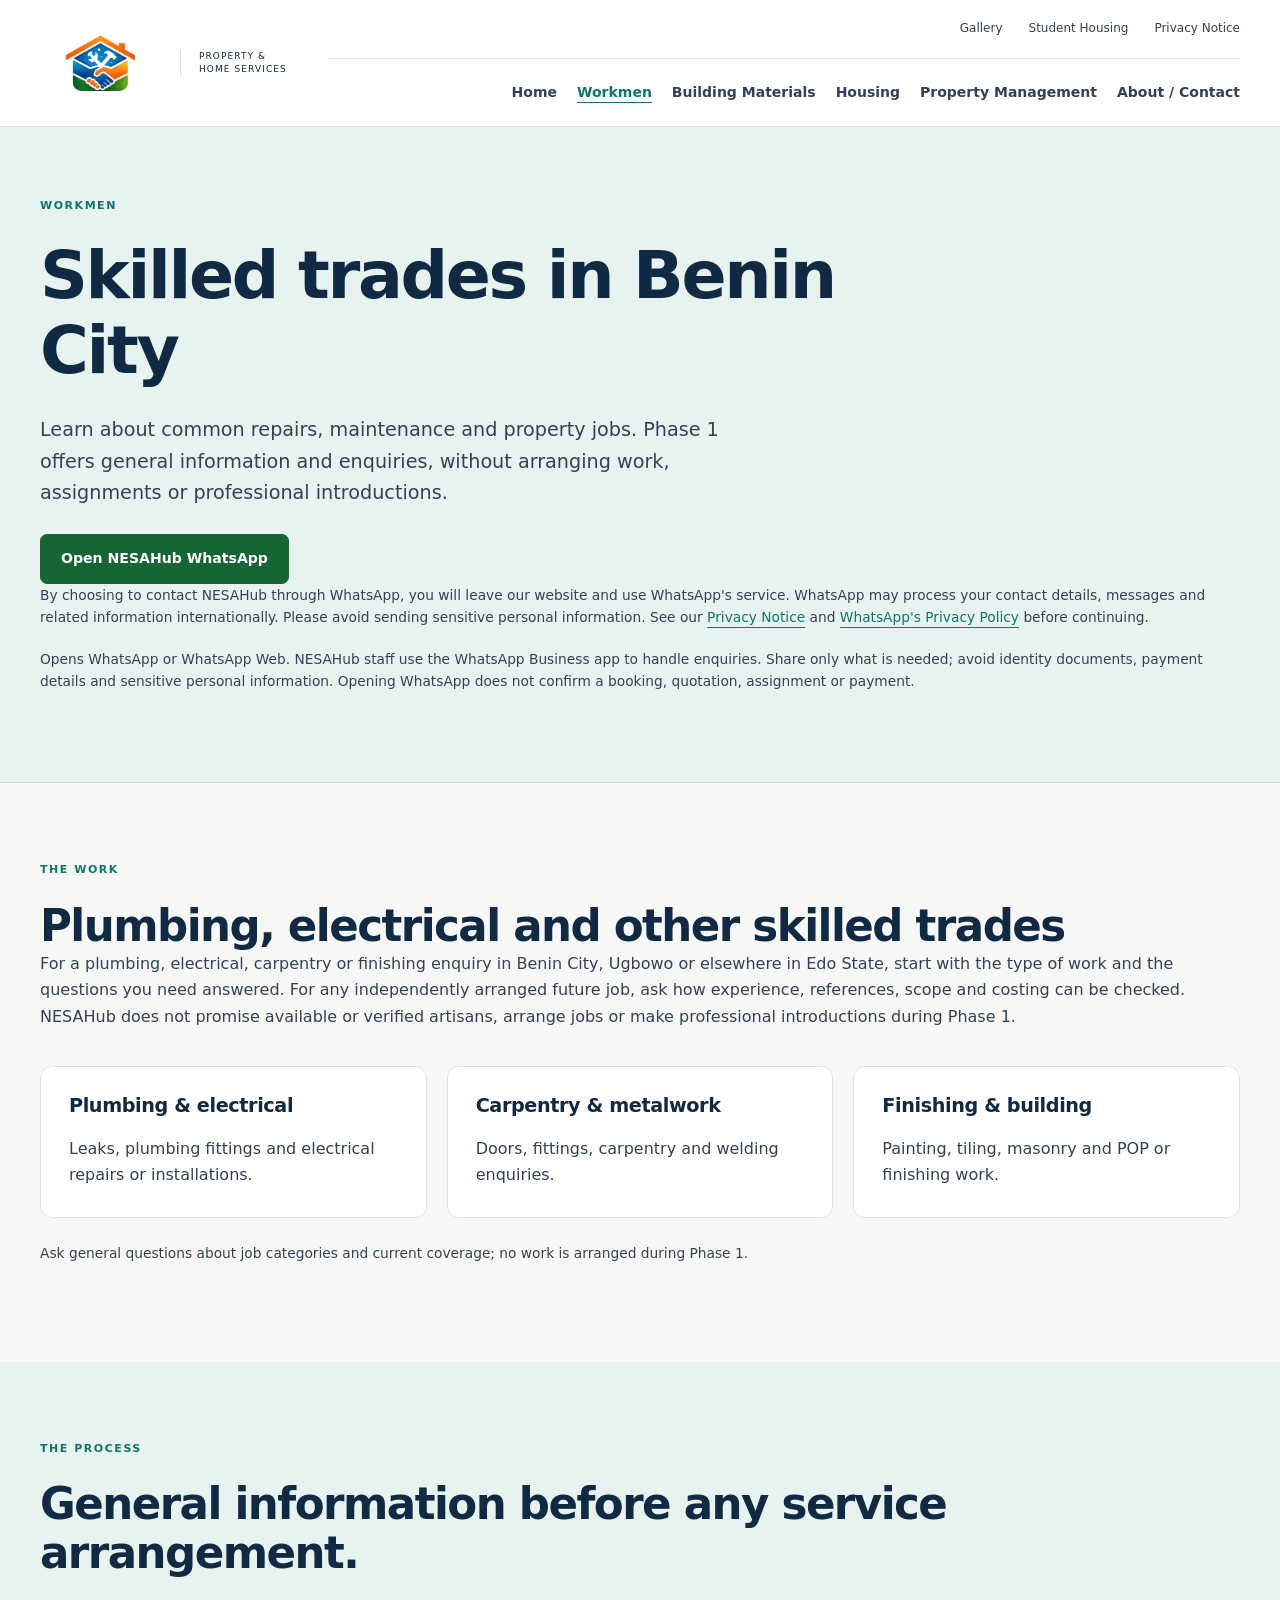
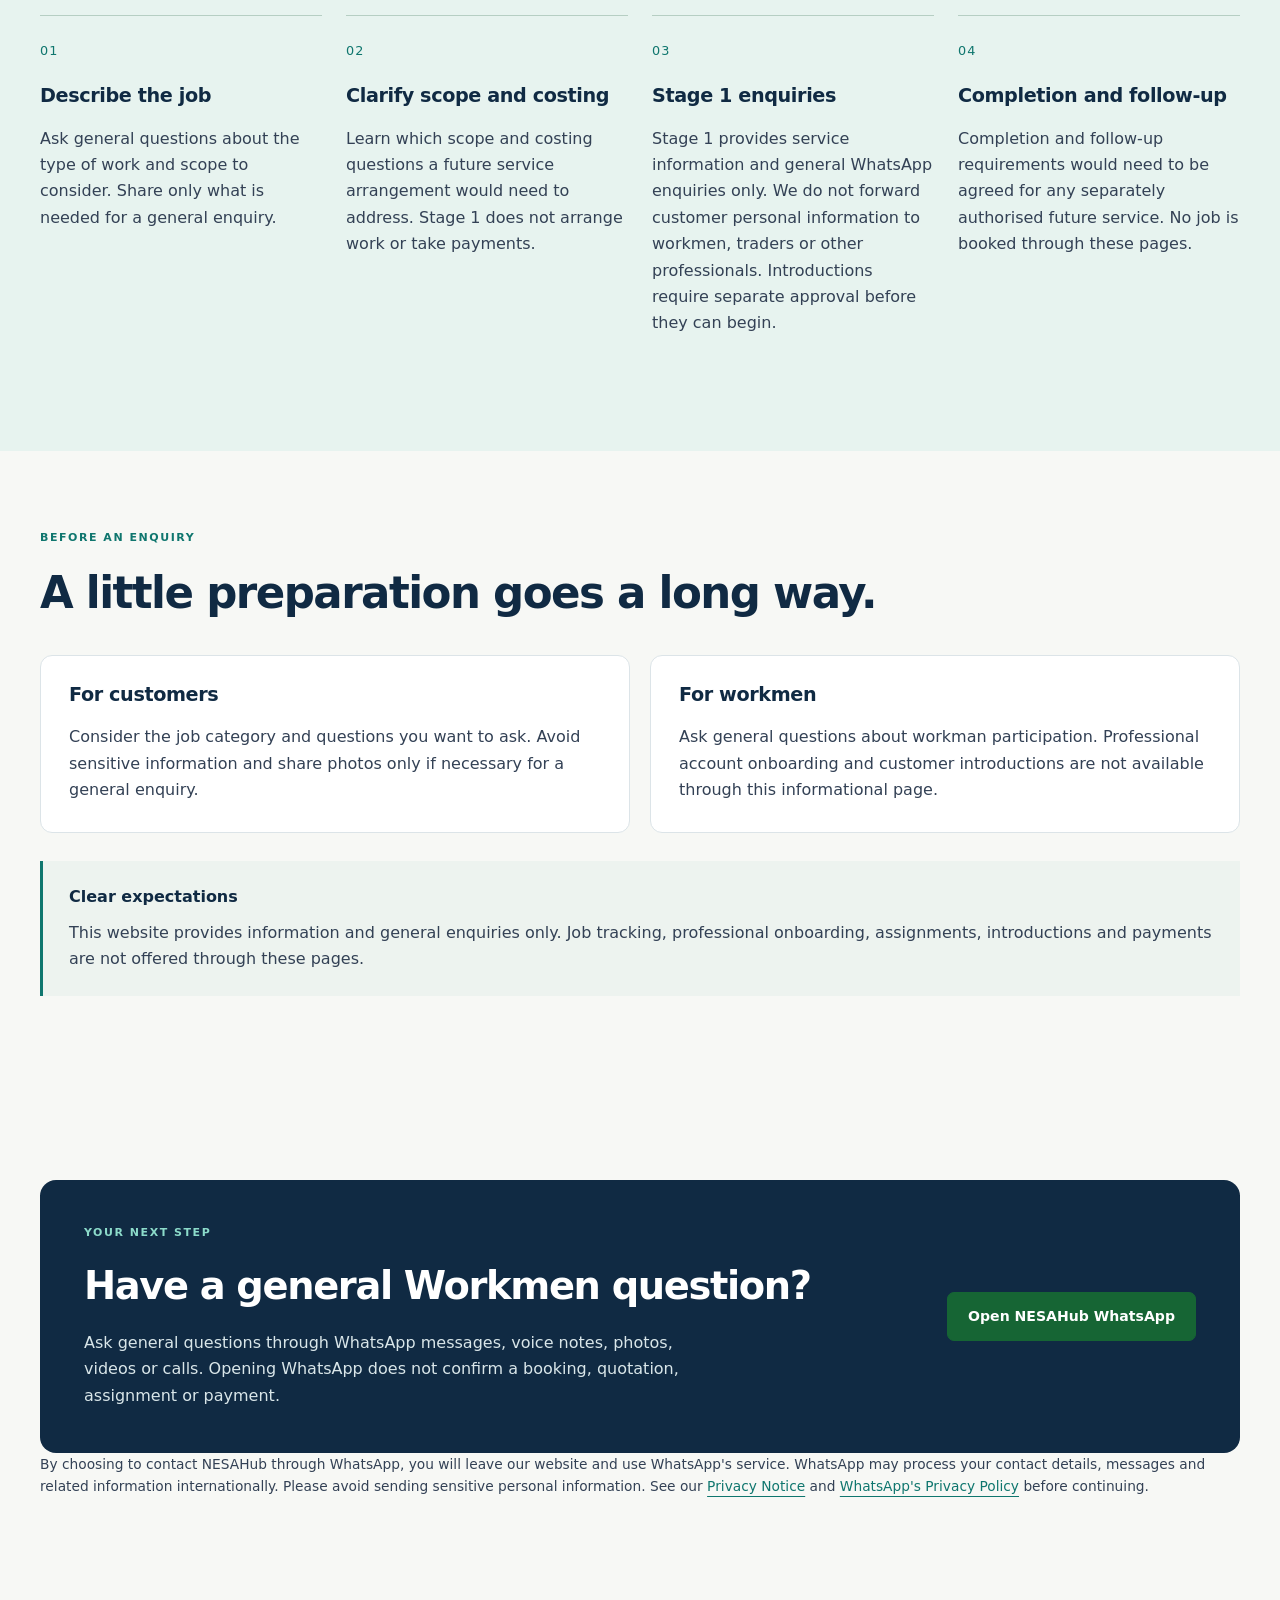
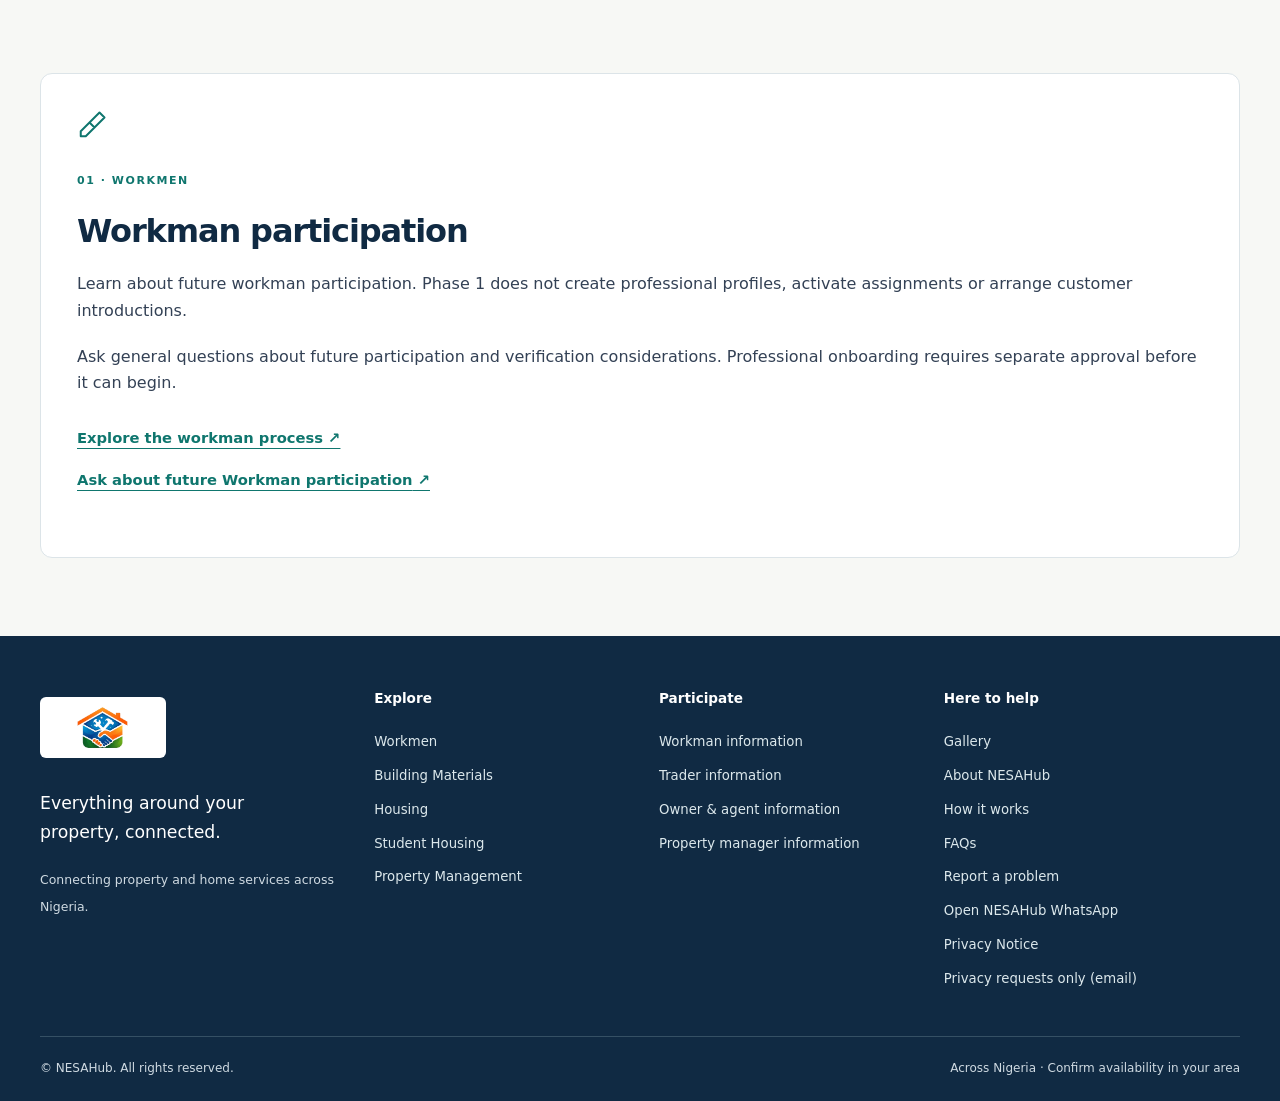
<file: workmen.html>
<!doctype html>
<html lang="en">
<head>
<meta charset="UTF-8">
<meta name="viewport" content="width=device-width, initial-scale=1">
<title>Workmen in Benin City: Information &amp; Enquiries | NESAHub</title>
<meta name="description" content="Read about plumbing, electrical, carpentry and other workmen categories. Ask NESAHub in Benin City general questions; Phase 1 does not arrange jobs.">
<link rel="canonical" href="https://nesahub.com/workmen.html">
<meta property="og:url" content="https://nesahub.com/workmen.html">
<meta name="theme-color" content="#102A43">
<meta property="og:type" content="website">
<meta property="og:title" content="Workmen in Benin City: Information &amp; Enquiries | NESAHub">
<meta property="og:description" content="Read about plumbing, electrical, carpentry and other workmen categories. Ask NESAHub in Benin City general questions; Phase 1 does not arrange jobs.">
<meta property="og:site_name" content="NESAHub">
<meta name="twitter:card" content="summary">
<link rel="stylesheet" href="assets/site.css">
<script src="assets/site.js" defer></script>
</head>
<body id="top">
<a class="skip-link" href="#main">Skip to content</a>
<header class="site-header"><div class="container masthead">
<a class="brand" href="https://nesahub.com/" aria-label="NESAHub home"><img src="nesahub-logo.png" alt="NESAHub" width="144" height="64"><span class="brand-note">PROPERTY &amp;<br> HOME SERVICES</span></a>
<button class="menu-toggle" type="button" aria-expanded="false" aria-controls="site-navigation" hidden>Menu <span aria-hidden="true">☰</span></button>
<nav id="site-navigation" aria-label="Main navigation"><div class="utility-links"><a href="https://nesahub.com/#gallery">Gallery</a><a href="housing.html#student-housing">Student Housing</a><a href="contact.html#privacy-notice">Privacy Notice</a></div><div class="service-links"><a href="https://nesahub.com/">Home</a><a href="workmen.html" aria-current="page">Workmen</a><a href="materials.html">Building Materials</a><a href="housing.html">Housing</a><a href="property-management.html">Property Management</a><a href="contact.html">About / Contact</a></div></nav></div></header>
<main id="main" tabindex="-1"><section class="page-hero"><div class="container"><p class="eyebrow">WORKMEN</p><h1>Skilled trades in Benin City</h1><p class="lead">Learn about common repairs, maintenance and property jobs. Phase 1 offers general information and enquiries, without arranging work, assignments or professional introductions.</p><div class="inline-actions"><a class="button button-whatsapp" href="https://wa.me/2349153249944" aria-describedby="whatsapp-transfer-notice-1">Open NESAHub WhatsApp</a></div><p class="small whatsapp-transfer-notice" id="whatsapp-transfer-notice-1">By choosing to contact NESAHub through WhatsApp, you will leave our website and use WhatsApp's service. WhatsApp may process your contact details, messages and related information internationally. Please avoid sending sensitive personal information. See our <a href="contact.html#privacy-notice">Privacy Notice</a> and <a href="https://www.whatsapp.com/legal/privacy-policy">WhatsApp's Privacy Policy</a> before continuing.</p><p class="small">Opens WhatsApp or WhatsApp Web. NESAHub staff use the WhatsApp Business app to handle enquiries. Share only what is needed; avoid identity documents, payment details and sensitive personal information. Opening WhatsApp does not confirm a booking, quotation, assignment or payment.</p></div></section><section class="section "><div class="container"><div class="section-heading"><p class="eyebrow">THE WORK</p><h2>Plumbing, electrical and other skilled trades</h2><p>For a plumbing, electrical, carpentry or finishing enquiry in Benin City, Ugbowo or elsewhere in Edo State, start with the type of work and the questions you need answered. For any independently arranged future job, ask how experience, references, scope and costing can be checked. NESAHub does not promise available or verified artisans, arrange jobs or make professional introductions during Phase 1.</p></div><div class="card-grid three"><article class="card"><h3>Plumbing & electrical</h3><p>Leaks, plumbing fittings and electrical repairs or installations.</p></article><article class="card"><h3>Carpentry & metalwork</h3><p>Doors, fittings, carpentry and welding enquiries.</p></article><article class="card"><h3>Finishing & building</h3><p>Painting, tiling, masonry and POP or finishing work.</p></article></div><p class="small">Ask general questions about job categories and current coverage; no work is arranged during Phase 1.</p></div></section><section class="section soft-section"><div class="container"><div class="section-heading"><p class="eyebrow">THE PROCESS</p><h2>General information before any service arrangement.</h2></div><ol class="steps"><li><h3>Describe the job</h3><p>Ask general questions about the type of work and scope to consider. Share only what is needed for a general enquiry.</p></li><li><h3>Clarify scope and costing</h3><p>Learn which scope and costing questions a future service arrangement would need to address. Stage 1 does not arrange work or take payments.</p></li><li><h3>Stage 1 enquiries</h3><p>Stage 1 provides service information and general WhatsApp enquiries only. We do not forward customer personal information to workmen, traders or other professionals. Introductions require separate approval before they can begin.</p></li><li><h3>Completion and follow-up</h3><p>Completion and follow-up requirements would need to be agreed for any separately authorised future service. No job is booked through these pages.</p></li></ol></div></section><section class="section "><div class="container"><div class="section-heading"><p class="eyebrow">BEFORE AN ENQUIRY</p><h2>A little preparation goes a long way.</h2></div><div class="card-grid two"><article class="card"><h3>For customers</h3><p>Consider the job category and questions you want to ask. Avoid sensitive information and share photos only if necessary for a general enquiry.</p></article><article class="card"><h3>For workmen</h3><p>Ask general questions about workman participation. Professional account onboarding and customer introductions are not available through this informational page.</p></article></div><aside class="notice"><strong>Clear expectations</strong><p>This website provides information and general enquiries only. Job tracking, professional onboarding, assignments, introductions and payments are not offered through these pages.</p></aside></div></section><section class="section"><div class="container"><div class="cta-panel"><div><p class="eyebrow">YOUR NEXT STEP</p><h2>Have a general Workmen question?</h2><p>Ask general questions through WhatsApp messages, voice notes, photos, videos or calls. Opening WhatsApp does not confirm a booking, quotation, assignment or payment.</p></div><a class="button button-whatsapp" href="https://wa.me/2349153249944" aria-describedby="whatsapp-transfer-notice-2">Open NESAHub WhatsApp</a></div><p class="small whatsapp-transfer-notice" id="whatsapp-transfer-notice-2">By choosing to contact NESAHub through WhatsApp, you will leave our website and use WhatsApp's service. WhatsApp may process your contact details, messages and related information internationally. Please avoid sending sensitive personal information. See our <a href="contact.html#privacy-notice">Privacy Notice</a> and <a href="https://www.whatsapp.com/legal/privacy-policy">WhatsApp's Privacy Policy</a> before continuing.</p></div></section><section class="section"><div class="container"><article class="professional-card" id="workman-participation"><svg class="icon" viewBox="0 0 24 24" aria-hidden="true" fill="none" stroke="currentColor" stroke-width="1.6" stroke-linecap="round" stroke-linejoin="round"><path d="m14 6 4-4 4 4-4 4m-4-4-4 4 4 4 4-4M10 10 3 17v4h4l7-7"/></svg><p class="eyebrow">01 · WORKMEN</p><h2>Workman participation</h2><p>Learn about future workman participation. Phase 1 does not create professional profiles, activate assignments or arrange customer introductions.</p><p>Ask general questions about future participation and verification considerations. Professional onboarding requires separate approval before it can begin.</p><a class="text-link" href="workmen.html">Explore the workman process<span aria-hidden="true"> ↗</span></a><p><a class="text-link" href="https://wa.me/2349153249944">Ask about future Workman participation<span aria-hidden="true"> ↗</span></a></p></article></div></section></main>
<footer class="site-footer"><div class="container footer-grid"><div class="footer-brand"><a href="https://nesahub.com/"><img src="nesahub-logo.png" alt="NESAHub home" width="144" height="64" loading="lazy"></a><p>Everything around your<br> property, connected.</p><span>Connecting property and home services across Nigeria.</span></div>
<div><h2>Explore</h2><a href="workmen.html">Workmen</a><a href="materials.html">Building Materials</a><a href="housing.html">Housing</a><a href="housing.html#student-housing">Student Housing</a><a href="property-management.html">Property Management</a></div>
<div><h2>Participate</h2><a href="workmen.html#workman-participation">Workman information</a><a href="materials.html#trader-participation">Trader information</a><a href="housing.html#owner-participation">Owner &amp; agent information</a><a href="property-management.html#manager-participation">Property manager information</a></div>
<div><h2>Here to help</h2><a href="https://nesahub.com/#gallery">Gallery</a><a href="contact.html#about">About NESAHub</a><a href="https://nesahub.com/#how">How it works</a><a href="contact.html#faqs">FAQs</a><a href="contact.html#support">Report a problem</a><a href="https://wa.me/2349153249944">Open NESAHub WhatsApp</a><a href="contact.html#privacy-notice">Privacy Notice</a><a href="mailto:nesahub.operations@gmail.com">Privacy requests only (email)</a></div></div>
<div class="container footer-bottom"><p>© NESAHub. All rights reserved.</p><p>Across Nigeria · Confirm availability in your area</p></div></footer>
</body>
</html>
</file>
<file: assets/site.css>
:root{--navy:#102a43;--teal:#0f766e;--paper:#f7f8f5;--ink:#334155;--line:#dce4e8;--soft:#e7f3ef;--white:#fff}*{box-sizing:border-box}html{scroll-padding-top:24px}body{margin:0;color:var(--ink);background:var(--paper);font-family:ui-sans-serif,system-ui,-apple-system,"Segoe UI",sans-serif;font-size:16px;line-height:1.65}a{color:var(--teal);text-underline-offset:5px}a:hover{text-decoration-thickness:2px}button,input,textarea{font:inherit}button,a,input,textarea,summary{-webkit-tap-highlight-color:transparent}:focus-visible{outline:3px solid #a44b06;outline-offset:5px}h1,h2,h3,p{margin-top:0}h1,h2,h3{color:var(--navy);line-height:1.13;letter-spacing:-.035em}h1{font-size:clamp(2.6rem,5.2vw,4.65rem);font-weight:650;margin-bottom:26px}h2{font-size:clamp(2rem,3.4vw,3rem);font-weight:600;margin-bottom:22px}h3{font-size:1.3rem;font-weight:650;letter-spacing:-.02em}p{margin-bottom:20px}em{font-style:normal;color:var(--teal)}img,svg{max-width:100%}img{height:auto}button{cursor:pointer}address{font-style:normal}a,button{touch-action:manipulation}.container{width:min(1240px,100% - 80px);margin-inline:auto}.skip-link{position:absolute;top:8px;left:12px;transform:translateY(-160%);background:var(--navy);color:white;padding:12px;z-index:100}.skip-link:focus{transform:translateY(0)}.site-header{background:white;border-bottom:1px solid var(--line)}.masthead{display:flex;align-items:center;gap:40px;min-height:126px}.brand{display:flex;gap:18px;align-items:center;text-decoration:none;color:var(--navy);flex-shrink:0}.brand img{width:122px;height:64px;object-fit:contain}.brand-note{font-size:9px;letter-spacing:.12em;line-height:1.5;border-left:1px solid var(--line);padding-left:18px}.masthead nav{margin-left:auto;flex:1}.utility-links,.service-links{display:flex;justify-content:flex-end;gap:26px;align-items:center}.utility-links{padding:14px 0;border-bottom:1px solid var(--line);font-size:12px}.service-links{padding:17px 0;font-size:14px;font-weight:650;gap:24px}.masthead nav a{text-decoration:none;color:var(--ink);padding:5px 0}.masthead nav a:hover,.masthead nav a[aria-current=page]{color:var(--teal);text-decoration:underline}.menu-toggle{border:1px solid var(--line);border-radius:8px;background:white;color:var(--navy);padding:10px 14px;min-height:44px}.menu-toggle[hidden]{display:none}.eyebrow{font-size:11px;font-weight:750;letter-spacing:.14em;text-transform:uppercase;color:var(--teal);margin-bottom:22px;line-height:1.7}.location-dot{display:inline-block;width:7px;height:7px;background:var(--teal);border-radius:50%;margin-right:8px}.lead{font-size:clamp(1.05rem,1.5vw,1.22rem);line-height:1.65;max-width:690px}.small{font-size:.86rem;line-height:1.6}.home-hero{padding:76px 0 58px;background:linear-gradient(110deg,#f7f8f5 65%,#edf3ec)}.hero-grid{display:grid;grid-template-columns:1.5fr 1fr;gap:48px;align-items:center}.hero-actions{display:flex;gap:10px;flex-wrap:wrap;margin:28px 0 20px}.button{display:inline-flex;align-items:center;justify-content:center;gap:14px;padding:14px 20px;min-height:48px;border:1px solid var(--teal);border-radius:7px;background:var(--teal);color:white;text-decoration:none;font-size:.88rem;font-weight:650;line-height:1.4}.button:hover{background:#095d56;color:white}.button-outline{background:transparent;color:var(--teal)}.button-outline:hover{background:var(--soft);color:var(--navy)}.button-light{background:white;border-color:white;color:var(--navy);flex-shrink:0}.text-link{font-size:.92rem;font-weight:650;display:inline-block;padding:9px 0}.hero-art{border:1px solid #c5d7c9;background:#e4eee4;border-radius:110px 110px 12px 12px;padding:36px 26px 20px;color:var(--teal);min-width:0}.art-top,.art-bottom{display:flex;justify-content:space-between;gap:16px;font-size:8px;font-weight:700;letter-spacing:.1em}.art-top{padding-top:14px}.art-bottom{border-top:1px solid #b8cfbf;padding-top:16px;font-size:10px;letter-spacing:.02em}.house-art{position:relative;margin:20px -5px}.house-art svg{width:100%;display:block}.art-label{position:absolute;padding:7px 13px;border:1px solid #c5d7c9;background:var(--paper);border-radius:6px;color:var(--navy);font-size:14px;font-weight:650}.label-one{top:25%;left:0}.label-two{top:48%;right:0}.label-three{bottom:5%;left:22%}.section{padding:78px 0}.section-heading{margin-bottom:36px}.section-heading h2{margin-bottom:0}.heading-row{display:flex;justify-content:space-between;align-items:end;gap:28px}.heading-row>p{font-size:14px;margin:0}.services-section{padding-top:44px}.pillar-grid{display:grid;grid-template-columns:repeat(4,minmax(0,1fr));gap:16px}.pillar{display:flex;flex-direction:column;background:white;border:1px solid var(--line);padding:26px 22px;border-radius:12px;min-width:0}.pillar-top{display:flex;align-items:center;justify-content:space-between;margin-bottom:32px;color:var(--teal)}.pillar-top>span{font-size:11px;color:#687975}.icon{width:30px;height:30px}.pillar .eyebrow{font-size:9px;letter-spacing:.11em;margin-bottom:13px}.pillar h3{font-size:1.25rem;line-height:1.25}.pillar>p:not(.eyebrow){font-size:.9rem}.pillar .text-link{margin-top:auto}.soft-section{background:var(--soft)}.ecosystem{display:grid;grid-template-columns:1fr 1.6fr;gap:60px}.symbol{display:inline-flex;background:var(--teal);color:white;font-size:32px;width:64px;height:64px;align-items:center;justify-content:center;border-radius:16px;margin-bottom:25px}.ecosystem-intro p{max-width:310px}.journey-lines>div{padding:24px 0;border-bottom:1px solid #c4d7cf}.journey-lines>div:first-child{padding-top:0}.journey-lines h3{font-size:1.05rem}.journey-lines p span{color:var(--teal);padding:0 10px}.journey-lines .small{margin-top:20px}.split-feature{display:grid;grid-template-columns:1fr 1fr;gap:70px;align-items:center}.tag-row{display:flex;flex-wrap:wrap;gap:8px;margin-bottom:30px}.tag-row span{background:var(--soft);color:var(--teal);border:1px solid #c5dacf;border-radius:30px;padding:6px 14px;font-size:.85rem}.editorial-card{display:block;color:var(--ink);text-decoration:none;border:1px solid var(--line);border-radius:14px;background:#edf0e8;padding:40px}.editorial-card h3{font-size:2.25rem}.editorial-card:hover{border-color:var(--teal)}.record-board{background:white;border:1px solid #c7dace;padding:32px;border-radius:12px}.record-board ul{list-style:none;padding:0;margin:0 0 20px}.record-board li{padding:17px 0;border-bottom:1px solid var(--line);display:flex;justify-content:space-between;gap:20px;font-weight:600;color:var(--navy)}.record-board li span{font-size:11px;color:var(--teal)}.record-board .small{margin-bottom:0}.card-grid{display:grid;grid-template-columns:repeat(4,minmax(0,1fr));gap:20px;margin-bottom:24px}.card-grid.three{grid-template-columns:repeat(3,minmax(0,1fr))}.card-grid.two{grid-template-columns:repeat(2,minmax(0,1fr))}.card{padding:28px;border:1px solid var(--line);border-radius:12px;background:white;min-width:0}.card p:last-child{margin-bottom:0}.card h3{font-size:1.2rem}.trust-section{background:#edf0e8}.cta-panel{background:var(--navy);color:#d9e6e9;border-radius:16px;padding:44px;display:flex;align-items:center;justify-content:space-between;gap:36px}.cta-panel h2{color:white;font-size:clamp(1.9rem,3vw,2.6rem)}.cta-panel .eyebrow{color:#8cdbca}.cta-panel p:last-child{margin:0;max-width:630px}.contact-grid{display:grid;grid-template-columns:1.3fr 1fr;gap:56px;align-items:start}.contact-details{padding:20px 0;min-width:0}.contact-details>a:not(.button){display:block;padding:8px 0;overflow-wrap:anywhere}.contact-details .button{margin-top:16px}.address{border-top:1px solid #c4d7cf;margin-top:30px;padding-top:25px}.address .small{margin-top:15px}.site-footer{background:var(--navy);color:#cfdae2;padding:55px 0 0}.footer-grid{display:grid;grid-template-columns:1.2fr 1fr 1fr 1.2fr;gap:38px}.site-footer a{color:#dce8ec;text-decoration:none;display:block;padding:6px 0;font-size:.83rem;overflow-wrap:anywhere}.site-footer a:hover{text-decoration:underline}.site-footer h2{color:white;font-size:.85rem;letter-spacing:0;margin-bottom:18px}.footer-brand img{background:white;border-radius:6px;padding:7px;width:126px;height:61px;object-fit:contain}.footer-brand p{font-size:1.08rem;color:white;margin-top:18px}.footer-brand span{font-size:.78rem}.footer-bottom{border-top:1px solid #355064;display:flex;justify-content:space-between;gap:20px;margin-top:40px;padding-block:22px;font-size:.75rem}.footer-bottom p{margin:0}.page-hero{padding:70px 0;background:var(--soft);border-bottom:1px solid #cfdfd7}.page-hero h1{max-width:950px}.page-hero .lead{max-width:730px;margin-bottom:0}.steps{list-style:none;padding:0;counter-reset:step;display:grid;grid-template-columns:repeat(3,minmax(0,1fr));gap:24px}.steps:has(li:nth-child(4)){grid-template-columns:repeat(4,minmax(0,1fr))}.steps li{counter-increment:step;border-top:1px solid #b6cec3;padding-top:24px}.steps li:before{content:counter(step,decimal-leading-zero);display:block;font-size:.8rem;letter-spacing:.08em;color:var(--teal);margin-bottom:24px}.steps h3{font-size:1.2rem}.notice{border-left:3px solid var(--teal);padding:23px 26px;background:#edf3ef;margin:28px 0}.notice strong{color:var(--navy)}.notice p{margin:10px 0 0}.inline-actions{display:flex;flex-wrap:wrap;gap:12px;margin-top:25px}.professional-grid{display:grid;grid-template-columns:1fr 1fr;gap:25px}.professional-card{border:1px solid var(--line);border-radius:12px;padding:36px;background:white}.professional-card .icon{margin-bottom:24px;color:var(--teal)}.professional-card h2{font-size:2rem}.prose{max-width:800px}.faq-list{max-width:850px}.faq-list details{border-bottom:1px solid var(--line);padding:20px 0}.faq-list summary{cursor:pointer;font-weight:650;color:var(--navy);padding:8px 0}.faq-list details p{margin:15px 0 5px}
@media(min-width:1001px){.menu-toggle{display:none}}
@media(max-width:1100px){.brand-note{display:none}.masthead{gap:25px}.service-links{gap:17px;font-size:13px}.hero-grid{grid-template-columns:1.35fr 1fr;gap:25px}.hero-actions .button{font-size:.8rem;padding:12px}.card-grid{grid-template-columns:repeat(2,minmax(0,1fr))}}
@media(max-width:1000px){.container{width:calc(100% - 48px)}.masthead{flex-wrap:wrap;min-height:88px;padding-block:12px;gap:10px}.brand{margin-right:auto}.masthead nav{flex-basis:100%;margin-left:0}.utility-links,.service-links{justify-content:flex-start;flex-wrap:wrap}.nav-enhanced #site-navigation:not(.is-open){display:none}.menu-toggle:not([hidden]){display:inline-flex;gap:12px;align-items:center}.masthead nav a{padding:10px 0}.service-links{font-size:15px}.home-hero{padding:55px 0}.hero-grid{grid-template-columns:1fr}.hero-art{display:none}.pillar-grid{grid-template-columns:repeat(2,minmax(0,1fr))}.section{padding:58px 0}.card-grid.three{grid-template-columns:1fr}.split-feature,.contact-grid{gap:32px}.footer-grid{grid-template-columns:1fr 1fr}.steps,.steps:has(li:nth-child(4)){grid-template-columns:1fr 1fr}.cta-panel{padding:32px;align-items:start;flex-direction:column}.ecosystem{gap:32px}.heading-row{align-items:start;flex-direction:column;gap:18px}}
@media(max-width:600px){.container{width:calc(100% - 36px)}.brand img{width:108px;height:52px}.masthead{min-height:78px}.utility-links,.service-links{display:grid;grid-template-columns:1fr;gap:0}.utility-links{font-size:14px}.service-links{padding-block:10px}.home-hero,.page-hero{padding:38px 0}.home-hero h1{font-size:clamp(2.25rem,9.7vw,3.6rem);line-height:1.08}.home-hero h1 br:first-child{display:none}.page-hero h1{font-size:2.4rem}.hero-actions{display:grid;gap:10px}.button{width:100%;min-height:48px}.hero-actions .button{font-size:.88rem;padding:14px}.eyebrow{font-size:10px;margin-bottom:18px}.desktop-break{display:none}.pillar-grid{grid-template-columns:1fr}.pillar{padding:22px}.pillar-top{margin-bottom:20px}.pillar h3{font-size:1.4rem}.pillar h3 br{display:none}.pillar>p:not(.eyebrow){font-size:1rem}.section{padding:44px 0}.section-heading{margin-bottom:26px}.heading-row>p br{display:none}.split-feature,.ecosystem,.card-grid,.card-grid.two,.professional-grid,.contact-grid{grid-template-columns:1fr;gap:22px}.card-grid.three{gap:16px}.card{padding:23px}.record-board,.editorial-card,.professional-card{padding:26px}.editorial-card h3{font-size:1.9rem}.steps,.steps:has(li:nth-child(4)){grid-template-columns:1fr;gap:18px}.steps li:before{margin-bottom:14px}.cta-panel{padding:28px 23px;gap:24px}.footer-grid{gap:30px 22px}.footer-brand{grid-column:1/-1}.footer-grid>div:last-child{grid-column:1/-1}.footer-bottom{flex-direction:column;gap:8px}.footer-grid a{padding-block:10px}.journey-lines p span{padding:0 4px}.notice{padding:20px}.page-hero h1 br{display:none}.contact-details{padding-top:0}}
@media(prefers-reduced-motion:reduce){*,*:before,*:after{scroll-behavior:auto!important;animation:none!important;transition:none!important}}

.button-whatsapp{background:#166534;border-color:#166534;color:#fff;max-width:100%;white-space:normal;text-align:center}.button-whatsapp:hover{background:#14532d;border-color:#14532d;color:#fff}.button-whatsapp:focus-visible{outline:3px solid #102a43;outline-offset:4px;box-shadow:0 0 0 3px #fff}.whatsapp-contact{min-width:0}.whatsapp-contact>.small{margin-top:18px}.whatsapp-contact+.address{margin-top:0}#privacy-notice{scroll-margin-top:24px}#privacy-notice a{overflow-wrap:anywhere}

/* Six-page navigation and future participation */
.service-links{flex-wrap:wrap;column-gap:20px}.participation-links{display:flex;flex-wrap:wrap;gap:16px;max-width:330px}.participation-links a{color:white;padding:8px 0}section[id],article[id],#gallery{scroll-margin-top:24px}

/* Approved homepage contact appearance. */
.homepage-whatsapp{gap:8px;width:auto;max-width:100%;min-height:44px;padding:8px 14px;font-size:.88rem;}
.homepage-whatsapp img{display:block;width:28px;height:32px;flex:0 0 28px;object-fit:contain;border-radius:3px;}
/* Homepage service actions and top WhatsApp colour adjustment. */
.home-hero .hero-actions{display:flex;flex-wrap:wrap;gap:8px;margin-bottom:12px;}
.home-hero .hero-actions .button{width:auto;flex:0 0 auto;gap:6px;padding:10px;font-size:.875rem;white-space:nowrap;}
.home-hero .homepage-whatsapp{background:#F5C84B;border-color:#F5C84B;color:#14532D;}
.home-hero .homepage-whatsapp:hover{background:#F5C84B;border-color:#F5C84B;color:#14532D;}
@media(min-width:1101px){.home-hero .hero-grid{grid-template-columns:minmax(0,1fr) 260px;gap:32px;}.home-hero .hero-actions{flex-wrap:nowrap;}}
@media(max-width:600px){.home-hero .hero-actions .button{flex:1 1 calc(50% - 8px);white-space:normal;min-width:0;}}
</file>
<file: assets/gallery.css>
.gallery-page.section{padding-block:32px}.gallery-page h2{font-size:clamp(1.6rem,2.6vw,2rem);margin-bottom:18px}.gallery-page .gallery-categories{display:grid;grid-template-columns:repeat(4,minmax(0,1fr));gap:18px}.gallery-page .gallery-card{display:block;min-width:0;color:var(--navy);text-decoration:none}.gallery-page .gallery-card img{display:block;width:100%;height:auto;aspect-ratio:4/3;object-fit:cover;object-position:center;border-radius:8px}.gallery-page .gallery-label{display:block;margin-top:8px;font-size:1rem;font-weight:650;line-height:1.35;overflow-wrap:anywhere}.gallery-page .gallery-card:hover .gallery-label{text-decoration:underline;text-underline-offset:4px}.gallery-page .gallery-card:focus-visible{outline:3px solid #a44b06;outline-offset:5px;border-radius:8px}.gallery-page .gallery-disclosure{margin:14px 0 0;font-size:.875rem;line-height:1.5}@media(max-width:1000px){.gallery-page .gallery-categories{grid-template-columns:repeat(2,minmax(0,1fr));gap:18px 16px}}@media(max-width:600px){.gallery-page.section{padding-block:24px}.gallery-page .gallery-categories{gap:16px 12px}}
</file>
